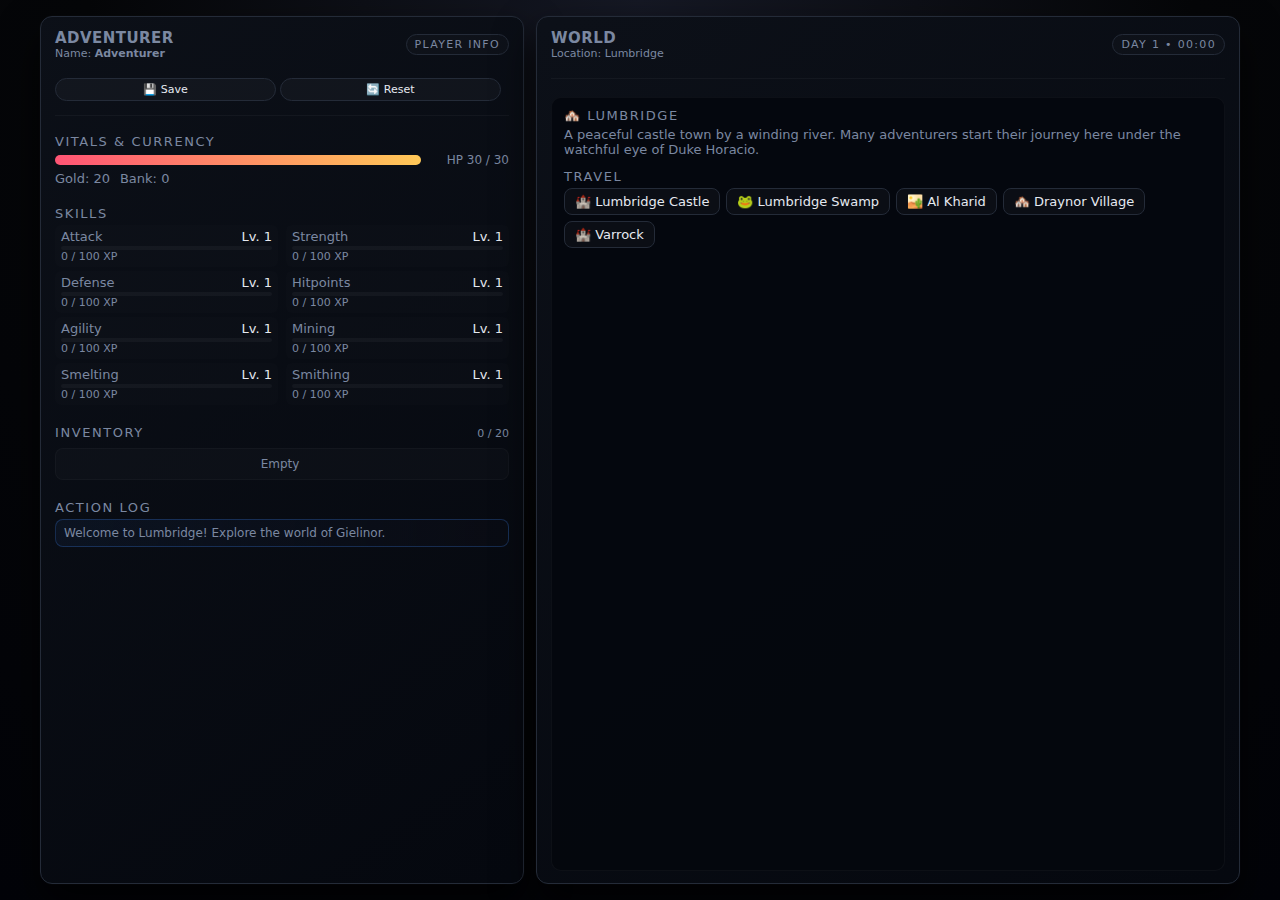
<file: index.html>
<!DOCTYPE html>
<html lang="en">
<head>
  <meta charset="UTF-8">
  <meta name="viewport" content="width=device-width, initial-scale=1.0">
  <meta name="description" content="Idle RPG game inspired by RuneScape - Mine, craft, and explore Gielinor">
  <title>Idle RPG - Gielinor Adventure</title>
  
  <!-- Stylesheets -->
  <link rel="stylesheet" href="./css/variables.css">
  <link rel="stylesheet" href="./css/base.css">
  <link rel="stylesheet" href="./css/layout.css">
  <link rel="stylesheet" href="./css/components.css">
  <link rel="stylesheet" href="./css/player.css">
  <link rel="stylesheet" href="./css/game-features.css">
  <link rel="stylesheet" href="./css/crafting.css">
</head>
<body>
  <div id="app">
    <!-- Left Panel: Player Info -->
    <div class="panel">
      <div class="panel-header">
        <div>
          <div class="panel-title">Adventurer</div>
          <div class="tiny-muted" id="player-name-label">Name: <strong>Adventurer</strong></div>
        </div>
        <div class="pill">Player Info</div>
      </div>
      
      <!-- Save/Load Controls -->
      <div style="display:flex;gap:4px;margin-top:4px;flex-wrap:wrap">
        <button class="btn btn-small" id="manual-save-btn" title="Save game">💾 Save</button>
        <button class="btn btn-small" id="reset-btn" title="Reset game">🔄 Reset</button>
        <span class="tiny-muted" id="save-status" style="display:flex;align-items:center;margin-left:4px"></span>
      </div>
      
      <hr />
      
      <!-- HP & Currency -->
      <div class="left-column-section">
        <div class="section-title">Vitals & Currency</div>
        <div class="hp-row">
          <div class="hp-bar-wrapper">
            <div id="hp-bar" class="hp-bar-fill" style="width:100%"></div>
          </div>
          <div id="hp-text" class="hp-text">HP 30 / 30</div>
        </div>
        <div class="currency-row">
          <span><span class="dot"></span> <span id="gold-text">Gold: 20</span></span>
          <span>Bank: <span id="bank-gold-text">0</span></span>
        </div>
      </div>

      <!-- Skills -->
      <div class="left-column-section">
        <div class="section-title">Skills</div>
        <div class="stats-grid" id="stats-grid"></div>
      </div>

      <!-- Inventory -->
      <div class="left-column-section">
        <div class="inventory-header-row">
          <div class="section-title">Inventory</div>
          <div id="inventory-capacity" class="inventory-capacity">0 / 20</div>
        </div>
        <div id="inventory-list" class="inventory-list"></div>
      </div>

      <!-- Action Log -->
      <div class="left-column-section" style="flex:1;min-height:0">
        <div class="section-title">Action Log</div>
        <div id="log" class="log"></div>
      </div>
    </div>

    <!-- Right Panel: Game World -->
    <div class="panel">
      <div class="panel-header">
        <div>
          <div class="panel-title">World</div>
          <div class="tiny-muted" id="location-label">Location: Lumbridge</div>
        </div>
        <div class="pill" id="game-time">Day 1 • 00:00</div>
      </div>
      <hr />
      <div id="menu-container" class="menu-view"></div>
    </div>
  </div>

  <!-- Main Game Script (ES6 Module) -->
  <script type="module" src="./js/main.js"></script>
</body>
</html>
</file>
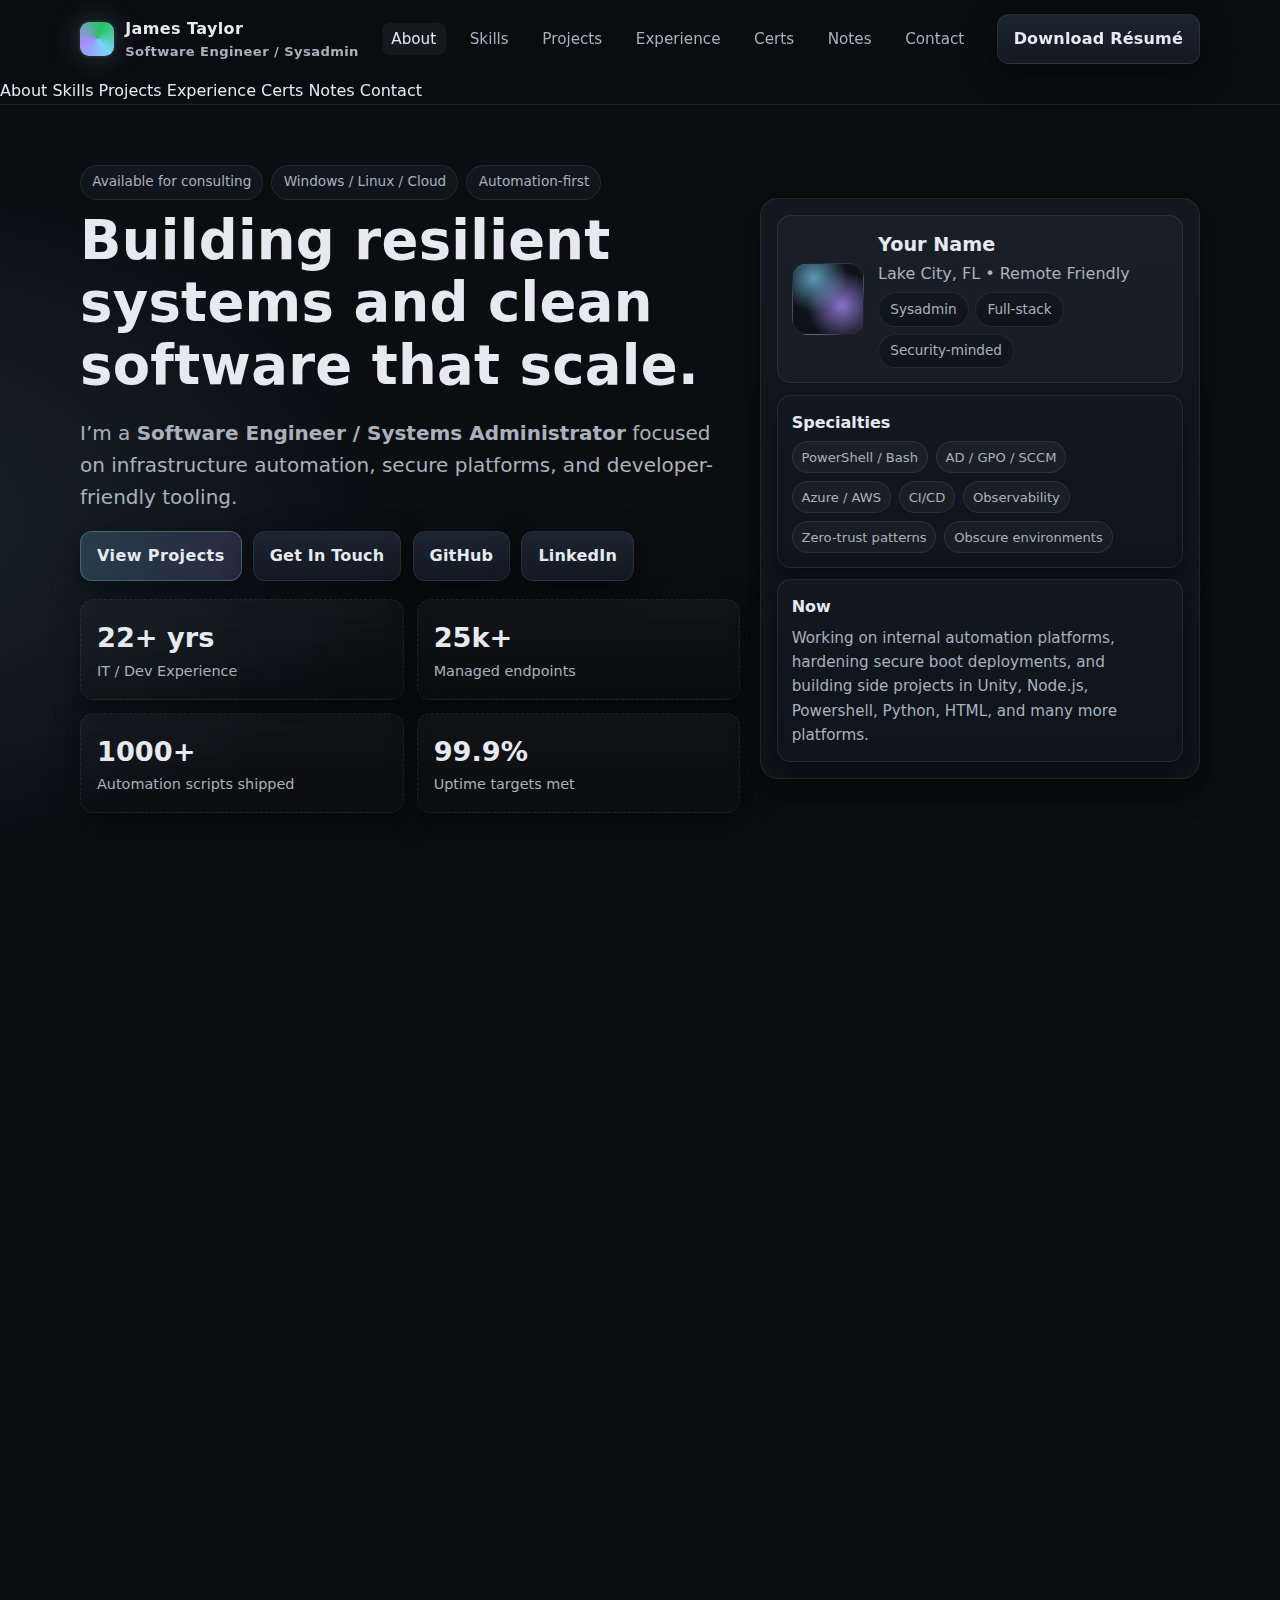
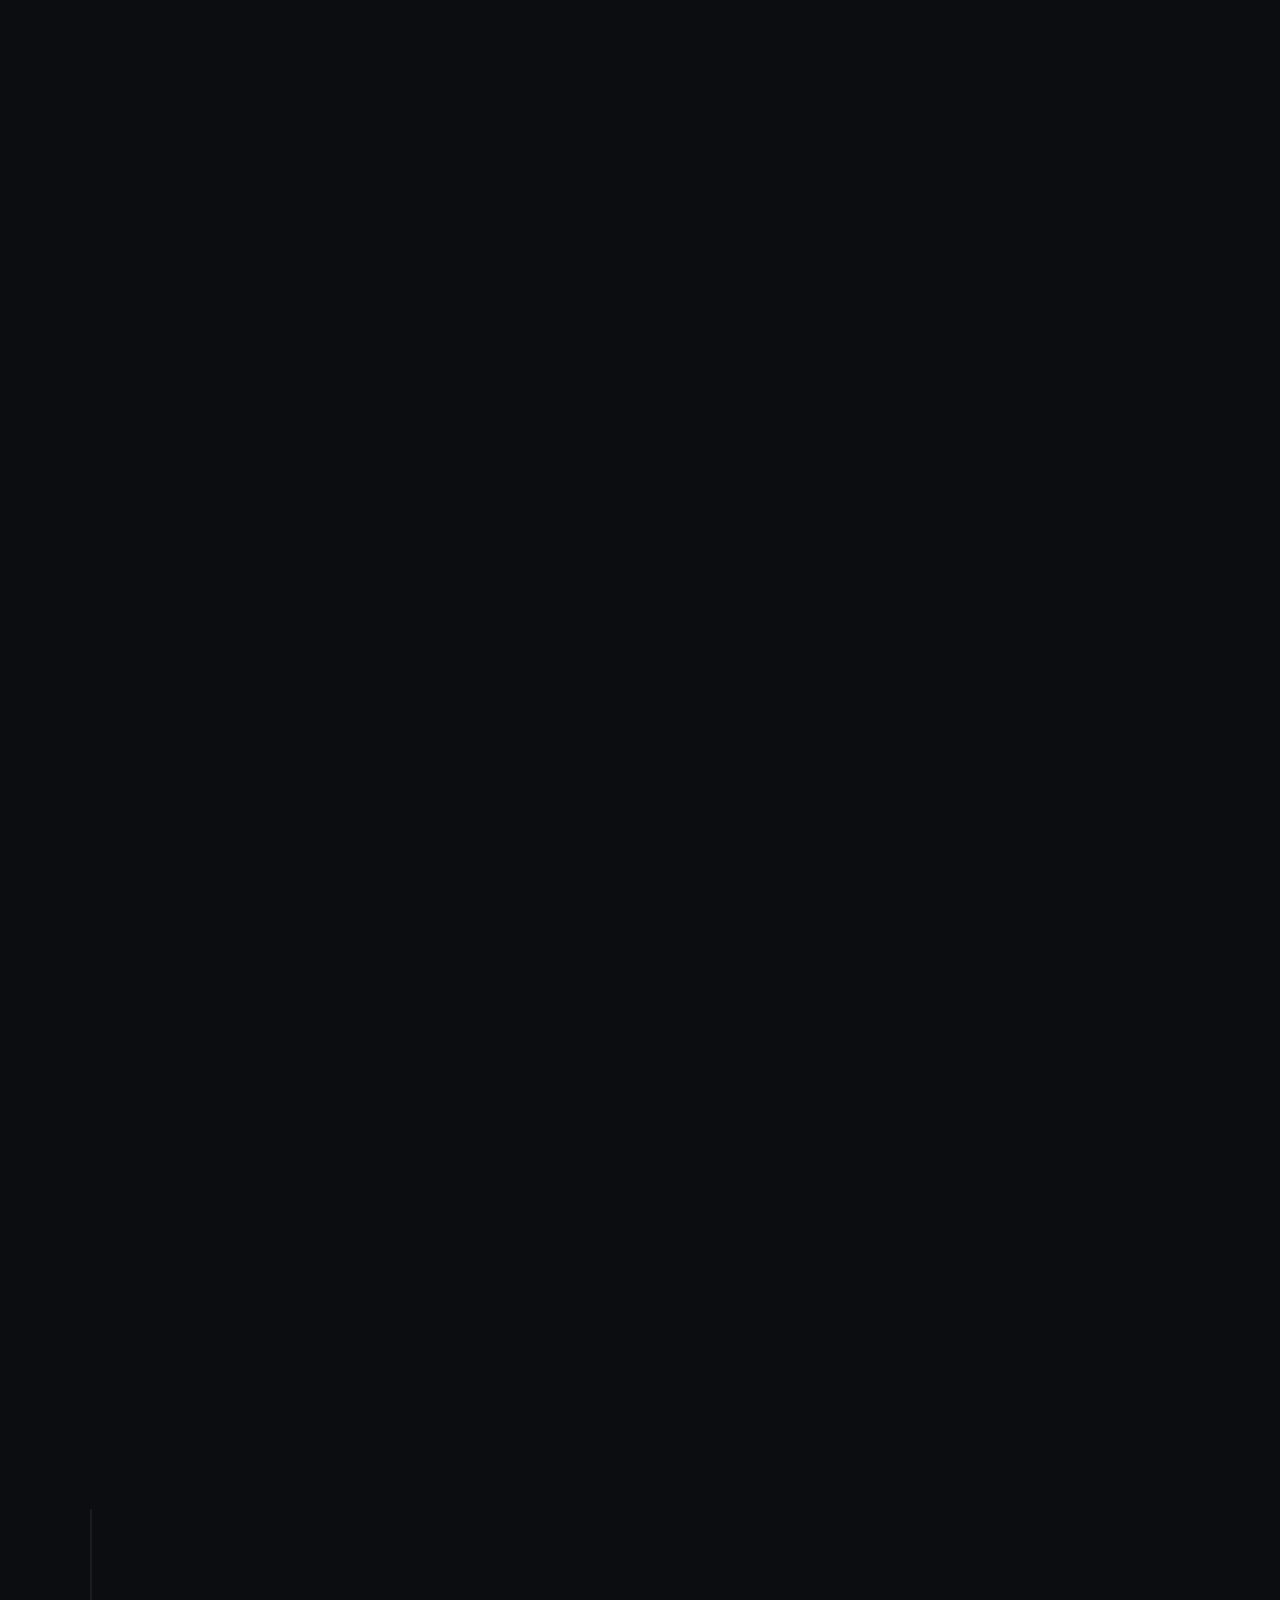
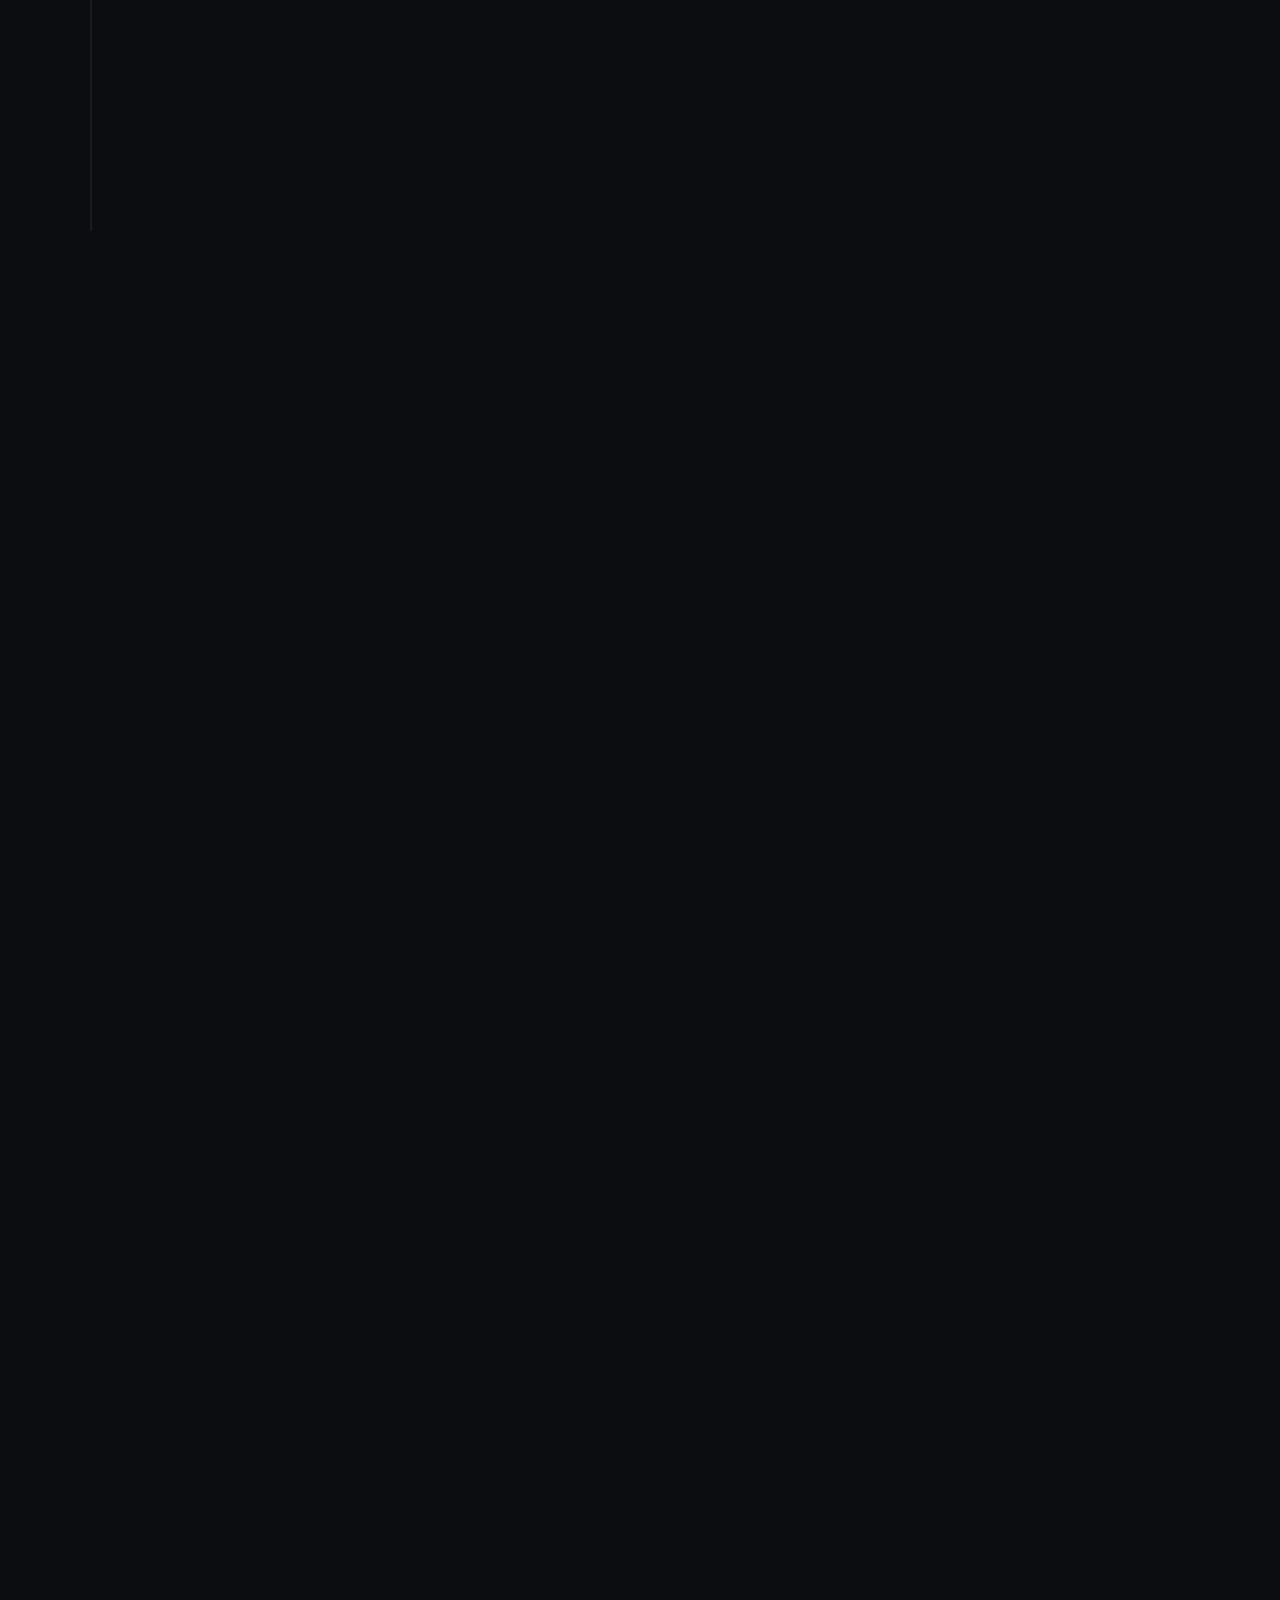
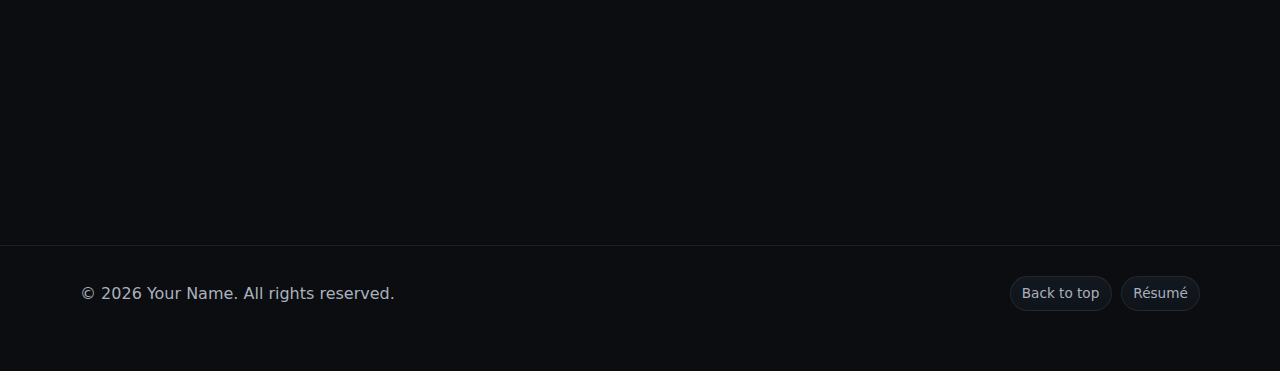
<file: Old/index.html>
<!DOCTYPE html>
<html lang="en">
<head>
  <meta charset="utf-8" />
  <meta name="viewport" content="width=device-width, initial-scale=1" />
  <title>Your Name — Engineering / Sysadmin Portfolio</title>
  <meta name="description" content="Modern dark theme software engineering / sysadmin portfolio." />
  <style>
    /* ------------------------------
      THEME TOKENS
    ------------------------------ */
    :root {
      --bg: #0b0d10;
      --bg-soft: #11151a;
      --card: #131820;
      --card-2: #0f141b;
      --text: #e6e9ef;
      --muted: #aab1bd;
      --brand: #7dd3fc;
      --brand-2: #a78bfa;
      --good: #34d399;
      --warn: #fbbf24;
      --bad: #fb7185;
      --ring: rgba(125, 211, 252, .35);
      --border: rgba(255,255,255,.08);
      --shadow: 0 10px 30px rgba(0,0,0,.45);
      --radius: 18px;
      --radius-sm: 12px;
      --maxw: 1120px;
    }

    * { box-sizing: border-box; }
    html, body { margin: 0; padding: 0; }
    body {
      font-family: system-ui, -apple-system, Segoe UI, Roboto, Ubuntu, Cantarell, "Helvetica Neue", Arial, sans-serif;
      background:
        radial-gradient(1200px 700px at 80% -10%, rgba(167,139,250,.12), transparent 60%),
        radial-gradient(900px 600px at -10% 10%, rgba(125,211,252,.12), transparent 60%),
        var(--bg);
      color: var(--text);
      line-height: 1.6;
      overflow-x: hidden;
    }

    a { color: inherit; text-decoration: none; }
    a:hover { color: var(--brand); }

    .container {
      width: min(100% - 2rem, var(--maxw));
      margin-inline: auto;
    }

    .pill {
      display: inline-flex; align-items: center; gap: .5rem;
      padding: .35rem .7rem;
      background: linear-gradient(180deg, var(--card), var(--card-2));
      border: 1px solid var(--border);
      border-radius: 999px;
      font-size: .85rem;
      color: var(--muted);
      white-space: nowrap;
    }

    .btn {
      display: inline-flex; align-items: center; justify-content: center; gap: .6rem;
      padding: .7rem 1rem; border-radius: 12px;
      background: linear-gradient(180deg, #1c2430, #121923);
      border: 1px solid var(--border);
      color: var(--text); font-weight: 600; letter-spacing: .2px;
      box-shadow: var(--shadow);
      transition: transform .12s ease, border-color .12s ease, box-shadow .12s ease;
    }
    .btn:hover { transform: translateY(-2px); border-color: var(--ring); box-shadow: 0 12px 35px rgba(0,0,0,.6); }
    .btn.brand {
      background: linear-gradient(90deg, rgba(125,211,252,.18), rgba(167,139,250,.18));
      border-color: rgba(125,211,252,.30);
    }

    .card {
      background: linear-gradient(180deg, var(--card), var(--card-2));
      border: 1px solid var(--border);
      border-radius: var(--radius);
      box-shadow: var(--shadow);
    }

    .section {
      padding: 80px 0;
      position: relative;
    }
    .section h2 {
      font-size: clamp(1.6rem, 2.2vw, 2rem);
      margin: 0 0 12px;
      letter-spacing: .4px;
    }
    .section p.lead {
      color: var(--muted);
      margin: 0 0 24px;
      font-size: 1.05rem;
    }

    /* ------------------------------
      NAVBAR
    ------------------------------ */
    header {
      position: sticky; top: 0; z-index: 999;
      backdrop-filter: blur(8px);
      background: rgba(11,13,16,.7);
      border-bottom: 1px solid var(--border);
    }
    .nav {
      display: flex; align-items: center; justify-content: space-between;
      padding: 14px 0;
      gap: 1rem;
    }
    .brand {
      display: flex; align-items: center; gap: .7rem; font-weight: 800; letter-spacing: .4px;
    }
    .brand .logo {
      width: 34px; height: 34px; border-radius: 9px;
      background: conic-gradient(from 140deg, var(--brand), var(--brand-2), #22c55e, var(--brand));
      box-shadow: 0 0 0 2px rgba(255,255,255,.05), 0 0 30px rgba(125,211,252,.25);
    }

    nav ul {
      list-style: none; display: flex; gap: .9rem; margin: 0; padding: 0;
    }
    nav a {
      font-size: .95rem; color: var(--muted);
      padding: .45rem .6rem; border-radius: 8px;
      transition: background .12s ease, color .12s ease;
    }
    nav a:hover, nav a.active {
      color: var(--text);
      background: rgba(255,255,255,.05);
    }

    .nav-actions { display: flex; gap: .6rem; }
    .hamburger { display: none; }

    @media (max-width: 860px) {
      nav ul { display: none; }
      .hamburger {
        display: inline-flex; cursor: pointer;
        padding: .55rem .7rem; border-radius: 10px;
        border: 1px solid var(--border);
        background: var(--card);
      }
      .mobile-menu {
        display: none;
        position: absolute; left: 0; right: 0; top: 58px;
        background: rgba(11,13,16,.98);
        border-bottom: 1px solid var(--border);
      }
      .mobile-menu.open { display: block; }
      .mobile-menu a {
        display: block; padding: 14px 1rem; color: var(--muted);
        border-top: 1px solid var(--border);
      }
      .mobile-menu a:hover { background: rgba(255,255,255,.04); color: var(--text); }
    }

    /* ------------------------------
      HERO
    ------------------------------ */
    .hero {
      padding-top: 60px;
      display: grid;
      grid-template-columns: 1.2fr .8fr;
      gap: 1.2rem;
      align-items: center;
    }
    .hero h1 {
      font-size: clamp(2.2rem, 4.5vw, 3.4rem);
      line-height: 1.15;
      margin: 0 0 10px;
      letter-spacing: .3px;
    }
    .hero .subtitle {
      font-size: clamp(1.05rem, 1.7vw, 1.25rem);
      color: var(--muted);
      margin-bottom: 18px;
    }
    .hero .cta {
      display: flex; gap: .7rem; flex-wrap: wrap;
      margin-top: 14px;
    }
    .stat-grid {
      display: grid;
      grid-template-columns: repeat(2, minmax(0,1fr));
      gap: .8rem;
    }
    .stat {
      padding: 16px;
      border-radius: 14px;
      background: linear-gradient(180deg, rgba(255,255,255,.03), transparent);
      border: 1px dashed var(--border);
    }
    .stat .num { font-size: 1.7rem; font-weight: 800; }
    .stat .label { color: var(--muted); font-size: .9rem; }

    .hero-card {
      padding: 16px;
      display: grid; gap: .7rem;
    }
    .hero-card .profile {
      display: grid; grid-template-columns: 72px 1fr; gap: .9rem; align-items: center;
      padding: 14px; border-radius: 14px; background: rgba(255,255,255,.03); border: 1px solid var(--border);
    }
    .avatar {
      width: 72px; height: 72px; border-radius: 16px;
      background:
        radial-gradient(circle at 30% 20%, rgba(125,211,252,.7), transparent 45%),
        radial-gradient(circle at 70% 60%, rgba(167,139,250,.8), transparent 55%),
        #0e1116;
      border: 1px solid var(--border);
    }
    .availability {
      display: flex; flex-wrap: wrap; gap: .5rem;
    }

    @media (max-width: 900px) {
      .hero { grid-template-columns: 1fr; }
    }

    /* ------------------------------
      SKILLS
    ------------------------------ */
    .skills-grid {
      display: grid;
      grid-template-columns: repeat(3, minmax(0,1fr));
      gap: 1rem;
    }
    .skill-card { padding: 18px; }
    .skill-card h3 { margin: 0 0 8px; font-size: 1.05rem; }
    .tags {
      display: flex; flex-wrap: wrap; gap: .45rem;
    }
    .tag {
      font-size: .82rem; color: var(--muted);
      padding: .28rem .55rem;
      border-radius: 999px;
      background: rgba(255,255,255,.04);
      border: 1px solid var(--border);
    }
    @media (max-width: 900px) {
      .skills-grid { grid-template-columns: 1fr 1fr; }
    }
    @media (max-width: 560px) {
      .skills-grid { grid-template-columns: 1fr; }
    }

    /* ------------------------------
      PROJECTS
    ------------------------------ */
    .filters {
      display: flex; flex-wrap: wrap; gap: .5rem; margin-bottom: 14px;
    }
    .filter-btn {
      padding: .42rem .7rem; border-radius: 999px;
      font-size: .9rem; color: var(--muted);
      background: var(--card);
      border: 1px solid var(--border);
      cursor: pointer;
      transition: color .12s ease, border-color .12s ease, transform .12s ease;
    }
    .filter-btn.active { color: var(--text); border-color: var(--ring); }
    .filter-btn:hover { transform: translateY(-1px); }

    .projects-grid {
      display: grid;
      grid-template-columns: repeat(3, minmax(0,1fr));
      gap: 1rem;
    }
    .project-card {
      padding: 16px;
      display: grid; gap: .55rem;
      transition: transform .12s ease, border-color .12s ease;
    }
    .project-card:hover { transform: translateY(-3px); border-color: var(--ring); }
    .project-meta { display: flex; flex-wrap: wrap; gap: .4rem; }
    .project-title {
      font-weight: 700; font-size: 1.05rem;
      display: flex; align-items: center; justify-content: space-between;
      gap: .6rem;
    }
    .project-desc { color: var(--muted); font-size: .95rem; min-height: 44px; }
    .project-links { display: flex; gap: .5rem; }

    @media (max-width: 1000px) {
      .projects-grid { grid-template-columns: 1fr 1fr; }
    }
    @media (max-width: 600px) {
      .projects-grid { grid-template-columns: 1fr; }
    }

    /* ------------------------------
      TIMELINE (Experience)
    ------------------------------ */
    .timeline {
      display: grid; gap: .8rem;
      position: relative;
    }
    .timeline::before {
      content: "";
      position: absolute; left: 10px; top: 0; bottom: 0;
      width: 2px; background: rgba(255,255,255,.06);
    }
    .t-item {
      position: relative;
      padding-left: 38px;
    }
    .t-dot {
      position: absolute; left: 4px; top: 6px;
      width: 14px; height: 14px; border-radius: 50%;
      background: radial-gradient(circle, var(--brand), transparent 65%);
      box-shadow: 0 0 0 3px rgba(125,211,252,.08);
    }
    .t-card { padding: 16px; }
    .t-header {
      display: flex; flex-wrap: wrap; gap: .6rem; align-items: baseline; justify-content: space-between;
    }
    .t-title { font-weight: 700; }
    .t-company { color: var(--muted); font-size: .95rem; }
    .t-time { color: var(--muted); font-size: .9rem; }
    .t-list { margin: .4rem 0 0; padding-left: 1.1rem; color: var(--muted); }

    /* ------------------------------
      CERTS / BADGES
    ------------------------------ */
    .badge-grid {
      display: grid;
      grid-template-columns: repeat(4, minmax(0,1fr));
      gap: .8rem;
    }
    .badge { padding: 14px; display: grid; gap: .25rem; }
    .badge .name { font-weight: 700; }
    .badge .issuer, .badge .date { color: var(--muted); font-size: .9rem; }
    @media (max-width: 900px) { .badge-grid { grid-template-columns: 1fr 1fr; } }
    @media (max-width: 520px) { .badge-grid { grid-template-columns: 1fr; } }

    /* ------------------------------
      BLOG / NOTES
    ------------------------------ */
    .post-grid {
      display: grid; grid-template-columns: repeat(3, minmax(0,1fr)); gap: 1rem;
    }
    .post { padding: 16px; display: grid; gap: .4rem; }
    .post .title { font-weight: 700; }
    .post .meta { color: var(--muted); font-size: .9rem; }
    .post .excerpt { color: var(--muted); font-size: .95rem; }
    @media (max-width: 900px) { .post-grid { grid-template-columns: 1fr 1fr; } }
    @media (max-width: 600px) { .post-grid { grid-template-columns: 1fr; } }

    /* ------------------------------
      CONTACT
    ------------------------------ */
    .contact-grid {
      display: grid;
      grid-template-columns: 1.1fr .9fr;
      gap: 1rem;
    }
    .contact-card { padding: 18px; }
    .contact-list { display: grid; gap: .6rem; }
    .contact-row {
      display: flex; justify-content: space-between; gap: 1rem; align-items: center;
      padding: .6rem .7rem; border-radius: 10px; background: rgba(255,255,255,.03); border: 1px solid var(--border);
      font-size: .95rem;
    }
    form { display: grid; gap: .6rem; }
    input, textarea {
      width: 100%; padding: .8rem .9rem; border-radius: 12px;
      background: #0e1218; border: 1px solid var(--border); color: var(--text);
      outline: none; transition: border-color .12s ease, box-shadow .12s ease;
    }
    input:focus, textarea:focus { border-color: var(--ring); box-shadow: 0 0 0 4px rgba(125,211,252,.08); }
    textarea { min-height: 130px; resize: vertical; }

    @media (max-width: 900px) { .contact-grid { grid-template-columns: 1fr; } }

    /* ------------------------------
      FOOTER
    ------------------------------ */
    footer {
      padding: 30px 0 60px;
      border-top: 1px solid var(--border);
      color: var(--muted);
    }

    /* ------------------------------
      REVEAL ANIMATIONS
    ------------------------------ */
    .reveal { opacity: 0; transform: translateY(12px); transition: opacity .5s ease, transform .5s ease;}
    .reveal.in { opacity: 1; transform: translateY(0); }

    /* reduce motion accessibility */
    @media (prefers-reduced-motion: reduce) {
      .reveal { transition: none; transform: none; opacity: 1; }
      .btn { transition: none; }
    }
  </style>
</head>

<body>
  <!-- NAV -->
  <header>
    <div class="container nav">
      <a class="brand" href="#top">
        <div class="logo" aria-hidden="true"></div>
        <div>
          <div>James Taylor</div>
          <div style="font-size:.82rem;color:var(--muted);font-weight:600;">Software Engineer / Sysadmin</div>
        </div>
      </a>

      <nav aria-label="Primary">
        <ul id="navLinks">
          <li><a href="#about">About</a></li>
          <li><a href="#skills">Skills</a></li>
          <li><a href="#projects">Projects</a></li>
          <li><a href="#experience">Experience</a></li>
          <li><a href="#certs">Certs</a></li>
          <li><a href="#blog">Notes</a></li>
          <li><a href="#contact">Contact</a></li>
        </ul>
      </nav>

      <div class="nav-actions">
        <a class="btn" href="resume.pdf" target="_blank" rel="noopener">Download Résumé</a>
        <button class="hamburger" id="hamburger" aria-label="Open menu">☰</button>
      </div>
    </div>

    <!-- Mobile -->
    <div class="mobile-menu" id="mobileMenu">
      <a href="#about">About</a>
      <a href="#skills">Skills</a>
      <a href="#projects">Projects</a>
      <a href="#experience">Experience</a>
      <a href="#certs">Certs</a>
      <a href="#blog">Notes</a>
      <a href="#contact">Contact</a>
    </div>
  </header>

  <!-- HERO -->
  <main id="top" class="container">
    <section class="section hero">
      <div class="reveal">
        <div style="display:flex;gap:.5rem;flex-wrap:wrap;margin-bottom:10px;">
          <span class="pill">Available for consulting</span>
          <span class="pill">Windows / Linux / Cloud</span>
          <span class="pill">Automation-first</span>
        </div>

        <h1>
          Building resilient systems and clean software that scale.
        </h1>
        <p class="subtitle">
          I’m a <strong>Software Engineer / Systems Administrator</strong> focused on
          infrastructure automation, secure platforms, and developer-friendly tooling.
        </p>

        <div class="cta">
          <a class="btn brand" href="#projects">View Projects</a>
          <a class="btn" href="#contact">Get In Touch</a>
          <a class="btn" href="https://github.com/yourname" target="_blank" rel="noopener">GitHub</a>
          <a class="btn" href="https://www.linkedin.com/in/yourname" target="_blank" rel="noopener">LinkedIn</a>
        </div>

        <div style="margin-top:18px;" class="stat-grid">
          <div class="stat card">
            <div class="num">22+ yrs</div>
            <div class="label">IT / Dev Experience</div>
          </div>
          <div class="stat card">
            <div class="num">25k+</div>
            <div class="label">Managed endpoints</div>
          </div>
          <div class="stat card">
            <div class="num">1000+</div>
            <div class="label">Automation scripts shipped</div>
          </div>
          <div class="stat card">
            <div class="num">99.9%</div>
            <div class="label">Uptime targets met</div>
          </div>
        </div>
      </div>

      <aside class="hero-card card reveal">
        <div class="profile">
          <div class="avatar" aria-hidden="true"></div>
          <div>
            <div style="font-weight:800;font-size:1.2rem;">Your Name</div>
            <div style="color:var(--muted);">Lake City, FL • Remote Friendly</div>
            <div style="margin-top:.35rem;display:flex;gap:.4rem;flex-wrap:wrap;">
              <span class="pill">Sysadmin</span>
              <span class="pill">Full-stack</span>
              <span class="pill">Security-minded</span>
            </div>
          </div>
        </div>

        <div class="card" style="padding:14px;border-radius:14px;">
          <div style="font-weight:700;margin-bottom:6px;">Specialties</div>
          <div class="availability">
            <span class="tag">PowerShell / Bash</span>
            <span class="tag">AD / GPO / SCCM</span>
            <span class="tag">Azure / AWS</span>
            <span class="tag">CI/CD</span>
            <span class="tag">Observability</span>
            <span class="tag">Zero-trust patterns</span>
            <span class="tag">Obscure environments</span>
          </div>
        </div>

        <div class="card" style="padding:14px;border-radius:14px;">
          <div style="font-weight:700;margin-bottom:6px;">Now</div>
          <div style="color:var(--muted);font-size:.95rem;">
            Working on internal automation platforms, hardening secure boot deployments,
            and building side projects in Unity, Node.js, Powershell, Python, HTML, and many more platforms.
          </div>
        </div>
      </aside>
    </section>

    <!-- ABOUT -->
    <section id="about" class="section">
      <div class="reveal">
        <h2>About</h2>
        <p class="lead">
          Seasoned and experienced software engineer / sysadmin.
        </p>
      </div>

      <div class="card reveal" style="padding:18px;display:grid;gap:10px;">
        <p>
          I develop custom automation solutions no matter how bizarre or random the solution would be. Ive tackled things like integrating/engineered custom automated update software, scripts, drivers, and anything else required to get other pieces of software to work with eachother.
        </p>
        <p style="color:var(--muted);margin:0;">
          Goals: secure-by-default platforms, fast feedback loops, and fewer 2AM surprises.
        </p>
      </div>
    </section>

    <!-- SKILLS -->
    <section id="skills" class="section">
      <div class="reveal">
        <h2>Skills</h2>
        <p class="lead">A quick snapshot of the tools and domains I’m strongest in.</p>
      </div>

      <div class="skills-grid">
        <div class="skill-card card reveal">
          <h3>Infrastructure & Ops</h3>
          <div class="tags">
            <span class="tag">Windows Server</span>
            <span class="tag">Linux</span>
            <span class="tag">VMware / Hyper-V</span>
            <span class="tag">SCCM / Intune</span>
            <span class="tag">Active Directory</span>
            <span class="tag">GPO</span>
            <span class="tag">PKI / Certs</span>
          </div>
        </div>

        <div class="skill-card card reveal">
          <h3>Cloud & Networking</h3>
          <div class="tags">
            <span class="tag">Azure</span>
            <span class="tag">AWS</span>
            <span class="tag">VPC / VNets</span>
            <span class="tag">VPN / S2S</span>
            <span class="tag">DNS / DHCP</span>
            <span class="tag">Zero Trust</span>
          </div>
        </div>

        <div class="skill-card card reveal">
          <h3>Automation & Scripting</h3>
          <div class="tags">
            <span class="tag">PowerShell 5.1/7</span>
            <span class="tag">Bash</span>
            <span class="tag">Python</span>
            <span class="tag">WMI / CIM</span>
            <span class="tag">REST APIs</span>
            <span class="tag">IaC mindset</span>
          </div>
        </div>

        <div class="skill-card card reveal">
          <h3>Software Engineering</h3>
          <div class="tags">
            <span class="tag">Node.js / Electron</span>
            <span class="tag">C# / .NET</span>
            <span class="tag">TypeScript</span>
            <span class="tag">HTML/CSS/JS</span>
            <span class="tag">Unity</span>
            <span class="tag">Testing</span>
          </div>
        </div>

        <div class="skill-card card reveal">
          <h3>Security & Compliance</h3>
          <div class="tags">
            <span class="tag">Secure Boot</span>
            <span class="tag">BitLocker</span>
            <span class="tag">CIS baselines</span>
            <span class="tag">Logging / SIEM</span>
            <span class="tag">Least privilege</span>
          </div>
        </div>

        <div class="skill-card card reveal">
          <h3>Product & Docs</h3>
          <div class="tags">
            <span class="tag">Architecture</span>
            <span class="tag">Runbooks</span>
            <span class="tag">Internal platforms</span>
            <span class="tag">UX for dev tools</span>
            <span class="tag">Mentoring</span>
          </div>
        </div>
      </div>
    </section>

    <!-- PROJECTS -->
    <section id="projects" class="section">
      <div class="reveal">
        <h2>Projects</h2>
        <p class="lead">A mix of professional work and side builds. Filter to explore.</p>
      </div>

      <div class="filters reveal" id="filters">
        <button class="filter-btn active" data-filter="all">All</button>
        <button class="filter-btn" data-filter="sysadmin">Sysadmin</button>
        <button class="filter-btn" data-filter="automation">Automation</button>
        <button class="filter-btn" data-filter="software">Software</button>
        <button class="filter-btn" data-filter="game-dev">Game Dev</button>
      </div>

      <div class="projects-grid" id="projectGrid">
        <!-- PROJECT -->
        <article class="project-card card reveal" data-tags="sysadmin automation">
          <div class="project-title">
            Endpoint Compliance Dashboard
            <span class="pill">Enterprise</span>
          </div>
          <div class="project-meta">
            <span class="tag">PowerShell</span>
            <span class="tag">SCCM</span>
            <span class="tag">SQL</span>
            <span class="tag">Charting UI</span>
          </div>
          <p class="project-desc">
            Unified reporting for patch health, device guard, and compliance baselines with
            exportable reports for leadership.
          </p>
          <div class="project-links">
            <a class="btn" href="#" target="_blank" rel="noopener">Case Study</a>
            <a class="btn" href="#" target="_blank" rel="noopener">Repo</a>
          </div>
        </article>

        <article class="project-card card reveal" data-tags="automation software">
          <div class="project-title">
            Internal Automation Platform
            <span class="pill">Platform</span>
          </div>
          <div class="project-meta">
            <span class="tag">Node.js</span>
            <span class="tag">REST</span>
            <span class="tag">RBAC</span>
            <span class="tag">Schedulers</span>
          </div>
          <p class="project-desc">
            Self-service automation portal for IT tasks: approvals, runbooks, and audit logs.
          </p>
          <div class="project-links">
            <a class="btn" href="#" target="_blank" rel="noopener">Demo</a>
            <a class="btn" href="#" target="_blank" rel="noopener">Write-up</a>
          </div>
        </article>

        <article class="project-card card reveal" data-tags="software">
          <div class="project-title">
            Custom Minecraft Launcher
            <span class="pill">Open Source</span>
          </div>
          <div class="project-meta">
            <span class="tag">Electron</span>
            <span class="tag">TypeScript</span>
            <span class="tag">Auth</span>
          </div>
          <p class="project-desc">
            Cross-platform modpack launcher with profile management and asset caching.
          </p>
          <div class="project-links">
            <a class="btn" href="#" target="_blank" rel="noopener">Repo</a>
            <a class="btn" href="#" target="_blank" rel="noopener">Roadmap</a>
          </div>
        </article>

        <article class="project-card card reveal" data-tags="game-dev software">
          <div class="project-title">
            “Voxel’s Edge” Prototype
            <span class="pill">Unity</span>
          </div>
          <div class="project-meta">
            <span class="tag">Unity3D</span>
            <span class="tag">Procedural</span>
            <span class="tag">Voxel</span>
          </div>
          <p class="project-desc">
            Space exploration sandbox with modular ships and procedural planets.
          </p>
          <div class="project-links">
            <a class="btn" href="#" target="_blank" rel="noopener">Trailer</a>
          </div>
        </article>

        <article class="project-card card reveal" data-tags="sysadmin">
          <div class="project-title">
            Secure Boot Cert Rollout
            <span class="pill">Security</span>
          </div>
          <div class="project-meta">
            <span class="tag">UEFI</span>
            <span class="tag">PKI</span>
            <span class="tag">Windows</span>
          </div>
          <p class="project-desc">
            Automated deployment of new KEK/DB/DBX chains with rollback guardrails.
          </p>
          <div class="project-links">
            <a class="btn" href="#" target="_blank" rel="noopener">Docs</a>
          </div>
        </article>

        <article class="project-card card reveal" data-tags="automation">
          <div class="project-title">
            WSUS Failure Analyzer
            <span class="pill">Tooling</span>
          </div>
          <div class="project-meta">
            <span class="tag">PowerShell</span>
            <span class="tag">WMI/CIM</span>
            <span class="tag">CSV Export</span>
          </div>
          <p class="project-desc">
            Pulls per-device failure deltas and surfaces top offending KBs.
          </p>
          <div class="project-links">
            <a class="btn" href="#" target="_blank" rel="noopener">Repo</a>
          </div>
        </article>
      </div>
    </section>

    <!-- EXPERIENCE -->
    <section id="experience" class="section">
      <div class="reveal">
        <h2>Experience</h2>
        <p class="lead">Relevant roles and impact. Keep this focused on outcomes.</p>
      </div>

      <div class="timeline">
        <div class="t-item reveal">
          <div class="t-dot"></div>
          <div class="t-card card">
            <div class="t-header">
              <div>
                <div class="t-title">Systems Administrator</div>
                <div class="t-company">Your Org • City, ST</div>
              </div>
              <div class="t-time">2022 — Present</div>
            </div>
            <ul class="t-list">
              <li>Automated device compliance checks, cutting remediation time by 70%.</li>
              <li>Led secure boot certificate transition for thousands of endpoints.</li>
              <li>Built internal dashboards for patching, inventory, and risk KPIs.</li>
            </ul>
          </div>
        </div>

        <div class="t-item reveal">
          <div class="t-dot"></div>
          <div class="t-card card">
            <div class="t-header">
              <div>
                <div class="t-title">Software Engineer | HTML(Freelance)</div>
                <div class="t-company">First Federal Bank • Remote</div>
              </div>
              <div class="t-time">2000 — 2018</div>
            </div>
            <ul class="t-list">
              <li>Designed automation APIs and CI/CD pipelines for internal tooling.</li>
              <li>Improved service observability and on-call outcomes.</li>
            </ul>
          </div>
        </div>
      </div>
    </section>

    <!-- CERTS -->
    <section id="certs" class="section">
      <div class="reveal">
        <h2>Certifications</h2>
        <p class="lead">If you’re light here, include “in progress” items too.</p>
      </div>

      <div class="badge-grid">
        <div class="badge card reveal">
          <div class="name">CompTIA Security+</div>
          <div class="issuer">CompTIA</div>
          <div class="date">Earned 2024</div>
        </div>
        <div class="badge card reveal">
          <div class="name">Azure Administrator</div>
          <div class="issuer">Microsoft</div>
          <div class="date">Earned 2023</div>
        </div>
        <div class="badge card reveal">
          <div class="name">Network+</div>
          <div class="issuer">CompTIA</div>
          <div class="date">Earned 2022</div>
        </div>
        <div class="badge card reveal">
          <div class="name">Terraform Associate</div>
          <div class="issuer">HashiCorp</div>
          <div class="date">In progress</div>
        </div>
      </div>
    </section>

    <!-- BLOG / NOTES -->
    <section id="blog" class="section">
      <div class="reveal">
        <h2>Notes & Write-ups</h2>
        <p class="lead">Short technical posts build trust fast.</p>
      </div>

      <div class="post-grid">
        <article class="post card reveal">
          <div class="title">Rolling Secure Boot Certs Safely</div>
          <div class="meta">Nov 2025 • Security / Windows</div>
          <p class="excerpt">A pragmatic rollout plan with monitoring and rollback gates.</p>
          <a href="#" class="pill">Read more →</a>
        </article>
        <article class="post card reveal">
          <div class="title">PowerShell Patterns for Enterprise Automation</div>
          <div class="meta">Oct 2025 • Automation</div>
          <p class="excerpt">Idempotency, logging, and safe concurrency in the real world.</p>
          <a href="#" class="pill">Read more →</a>
        </article>
        <article class="post card reveal">
          <div class="title">Building a Dev-Friendly Dashboard</div>
          <div class="meta">Sep 2025 • Platform</div>
          <p class="excerpt">How to make internal tools people actually use.</p>
          <a href="#" class="pill">Read more →</a>
        </article>
      </div>
    </section>

    <!-- CONTACT -->
    <section id="contact" class="section">
      <div class="reveal">
        <h2>Contact</h2>
        <p class="lead">Let people reach you quickly, clearly, and safely.</p>
      </div>

      <div class="contact-grid">
        <div class="contact-card card reveal">
          <h3 style="margin-top:0;">Send a message</h3>
          <form onsubmit="return handleSubmit(event)">
            <input required type="text" name="name" placeholder="Your name" />
            <input required type="email" name="email" placeholder="Email address" />
            <textarea required name="message" placeholder="What can I help with?"></textarea>
            <button class="btn brand" type="submit">Send</button>
            <p id="formMsg" style="color:var(--muted);margin:0;font-size:.9rem;"></p>
          </form>
        </div>

        <aside class="contact-card card reveal">
          <h3 style="margin-top:0;">Direct</h3>
          <div class="contact-list">
            <div class="contact-row">
              <span>Email</span>
              <a href="mailto:you@domain.com">you@domain.com</a>
            </div>
            <div class="contact-row">
              <span>GitHub</span>
              <a href="https://github.com/yourname" target="_blank" rel="noopener">@yourname</a>
            </div>
            <div class="contact-row">
              <span>LinkedIn</span>
              <a href="https://linkedin.com/in/yourname" target="_blank" rel="noopener">/in/yourname</a>
            </div>
            <div class="contact-row">
              <span>Location</span>
              <span>Lake City, FL (Remote)</span>
            </div>
            <div class="contact-row">
              <span>Availability</span>
              <span style="color:var(--good);font-weight:700;">Open to offers</span>
            </div>
          </div>
        </aside>
      </div>
    </section>
  </main>

  <footer>
    <div class="container" style="display:flex;flex-wrap:wrap;gap:.8rem;justify-content:space-between;align-items:center;">
      <div>© <span id="year"></span> Your Name. All rights reserved.</div>
      <div style="display:flex;gap:.6rem;">
        <a class="pill" href="#top">Back to top</a>
        <a class="pill" href="resume.pdf" target="_blank" rel="noopener">Résumé</a>
      </div>
    </div>
  </footer>

  <script>
    // ------------------------------
    // MOBILE NAV
    // ------------------------------
    const ham = document.getElementById('hamburger');
    const mobileMenu = document.getElementById('mobileMenu');
    if (ham) {
      ham.addEventListener('click', () => mobileMenu.classList.toggle('open'));
      mobileMenu.querySelectorAll('a').forEach(a => a.addEventListener('click', () => mobileMenu.classList.remove('open')));
    }

    // ------------------------------
    // SMOOTH SCROLL + ACTIVE NAV
    // ------------------------------
    const links = Array.from(document.querySelectorAll('nav a, .mobile-menu a'));
    links.forEach(a => {
      a.addEventListener('click', (e) => {
        const id = a.getAttribute('href');
        if (id && id.startsWith('#')) {
          e.preventDefault();
          document.querySelector(id).scrollIntoView({ behavior: 'smooth', block: 'start' });
          history.replaceState(null, '', id);
        }
      });
    });

    const sections = Array.from(document.querySelectorAll('main section[id]'));
    const navLinks = Array.from(document.querySelectorAll('#navLinks a'));
    const setActive = () => {
      let current = sections[0]?.id;
      sections.forEach(s => {
        const rect = s.getBoundingClientRect();
        if (rect.top <= 120) current = s.id;
      });
      navLinks.forEach(a => a.classList.toggle('active', a.getAttribute('href') === '#' + current));
    };
    window.addEventListener('scroll', setActive);
    setActive();

    // ------------------------------
    // PROJECT FILTERING
    // ------------------------------
    const filterBtns = Array.from(document.querySelectorAll('.filter-btn'));
    const cards = Array.from(document.querySelectorAll('.project-card'));

    filterBtns.forEach(btn => btn.addEventListener('click', () => {
      filterBtns.forEach(b => b.classList.remove('active'));
      btn.classList.add('active');
      const f = btn.dataset.filter;
      cards.forEach(card => {
        const tags = (card.dataset.tags || '').split(' ');
        const show = f === 'all' || tags.includes(f);
        card.style.display = show ? 'grid' : 'none';
      });
    }));

    // ------------------------------
    // REVEAL ON SCROLL
    // ------------------------------
    const io = new IntersectionObserver((entries) => {
      entries.forEach(e => e.isIntersecting && e.target.classList.add('in'));
    }, { threshold: 0.12 });

    document.querySelectorAll('.reveal').forEach(el => io.observe(el));

    // ------------------------------
    // CONTACT FORM (DEMO ONLY)
    // ------------------------------
    function handleSubmit(e) {
      e.preventDefault();
      const msg = document.getElementById('formMsg');
      msg.textContent = "Thanks! This demo form doesn't send yet — wire it to your backend or Formspree.";
      e.target.reset();
      return false;
    }

    // year
    document.getElementById('year').textContent = new Date().getFullYear();
  </script>
</body>
</html>
</file>
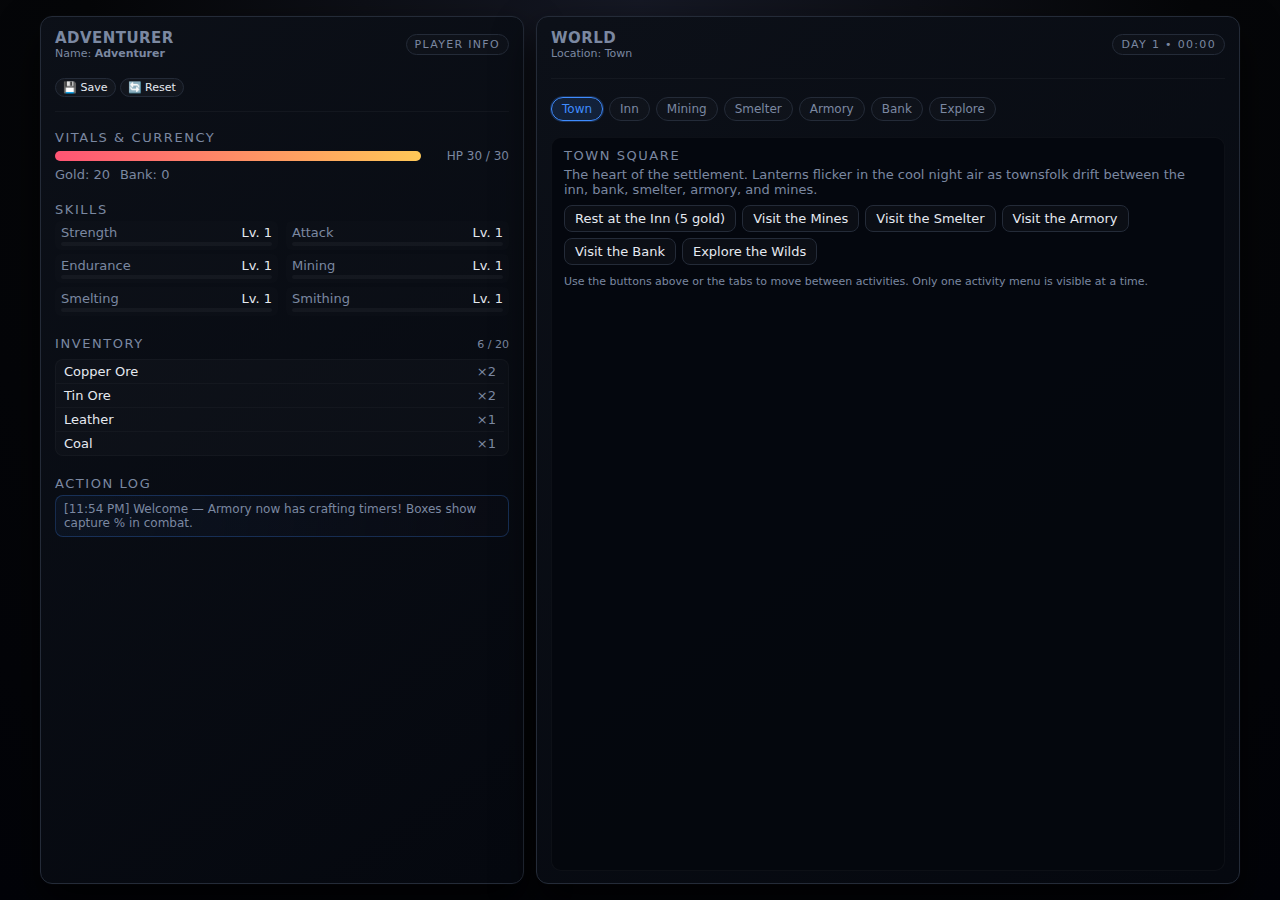
<file: game copy.html>
<!DOCTYPE html>
<html lang="en">
<head>
  <meta charset="utf-8" />
  <title>Idle RPG Stat Builder — Taming & Boxes (Fixed)</title>
  <meta name="viewport" content="width=device-width,initial-scale=1" />
  <style>
    :root{
      --bg:#050608;--bg-alt:#10131a;--accent:#3f8cff;--accent-soft:rgba(63,140,255,0.15);
      --text:#e5e9f0;--text-muted:#7b88a1;--border:#242b38;--danger:#ff4b6a;
    }
    *{box-sizing:border-box;margin:0;padding:0;font-family:system-ui,-apple-system,BlinkMacSystemFont,"Segoe UI",sans-serif}
    body{background:radial-gradient(circle at top,#151824 0,#050608 50%,#020308 100%);color:var(--text);min-height:100vh;display:flex;align-items:stretch;justify-content:center;padding:16px}
    #app{width:1200px;max-width:100%;display:grid;grid-template-columns:1.1fr 1.6fr;gap:12px}
    .panel{background:linear-gradient(145deg,rgba(12,16,24,0.98),rgba(5,8,15,0.98));border-radius:12px;border:1px solid var(--border);padding:12px 14px;box-shadow:0 0 0 1px rgba(255,255,255,0.01),0 20px 40px rgba(0,0,0,0.75);display:flex;flex-direction:column;gap:10px}
    .panel-header{display:flex;justify-content:space-between;align-items:center;margin-bottom:4px}
    .panel-title{font-size:15px;font-weight:600;letter-spacing:.03em;text-transform:uppercase;color:var(--text-muted)}
    .pill{font-size:11px;text-transform:uppercase;letter-spacing:.12em;padding:3px 8px;border-radius:999px;border:1px solid var(--border);background:rgba(255,255,255,0.02);color:var(--text-muted)}
    hr{border:none;border-top:1px solid rgba(255,255,255,0.04);margin:4px 0 8px}
    .left-column-section{margin-bottom:10px}
    .section-title{font-size:13px;text-transform:uppercase;letter-spacing:.12em;color:var(--text-muted);margin-bottom:4px}
    .hp-row{display:flex;align-items:center;gap:8px;margin-bottom:4px}
    .hp-bar-wrapper{flex:1;height:10px;border-radius:999px;background:rgba(255,255,255,0.05);overflow:hidden;position:relative}
    .hp-bar-fill{height:100%;background:linear-gradient(90deg,#ff5474,#ffc857);transition:width .2s ease-out}
    .hp-text{font-size:12px;font-variant-numeric:tabular-nums;color:var(--text-muted);min-width:80px;text-align:right}
    .currency-row{display:flex;justify-content:flex-start;gap:10px;font-size:13px;color:var(--text-muted)}
    .dot{width:8px;height:8px;border-radius:999px;background:var(--accent);box-shadow:0 0 6px rgba(63,140,255,0.7)}
    .stats-grid{display:grid;grid-template-columns:repeat(2,minmax(0,1fr));gap:4px 8px;font-size:13px}
    .stat-row{display:flex;flex-direction:column;padding:4px 6px;border-radius:6px;background:rgba(255,255,255,0.01)}
    .stat-top{display:flex;justify-content:space-between;align-items:baseline;font-size:13px}
    .stat-label{color:var(--text-muted)}
    .stat-value{font-variant-numeric:tabular-nums}
    .xp-bar{margin-top:2px;width:100%;height:4px;border-radius:999px;background:rgba(255,255,255,0.04);overflow:hidden;position:relative}
    .xp-fill{height:100%;background:linear-gradient(90deg,#5ca0ff,#4fd9b3);width:0;transition:width .2s ease-out}
    .tiny-muted{font-size:11px;color:var(--text-muted)}
    .inventory-header-row{display:flex;justify-content:space-between;align-items:baseline;margin-bottom:4px}
    .inventory-capacity{font-size:11px;color:var(--text-muted)}
    .inventory-list{max-height:160px;overflow-y:auto;padding-right:4px;border-radius:8px;background:rgba(255,255,255,0.02);border:1px solid rgba(255,255,255,0.03)}
    .inventory-item{display:flex;justify-content:space-between;align-items:center;padding:4px 8px;font-size:13px;border-bottom:1px solid rgba(255,255,255,0.03)}
    .inventory-item:last-child{border-bottom:none}
    .inventory-item-name{color:var(--text)}
    .inventory-item-qty{font-variant-numeric:tabular-nums;color:var(--text-muted)}
    .inventory-empty{padding:8px;font-size:12px;color:var(--text-muted);text-align:center}
    .log{max-height:160px;overflow-y:auto;padding:6px 8px;border-radius:8px;background:radial-gradient(circle at top left,rgba(63,140,255,0.06),rgba(10,12,20,0.9));border:1px solid rgba(63,140,255,0.25);font-size:12px}
    .log-entry{margin-bottom:3px;color:var(--text-muted)}.log-entry:last-child{margin-bottom:0}.log-entry strong{color:var(--text);font-weight:500}
    .tab-row{display:flex;gap:6px;margin-bottom:6px;flex-wrap:wrap}
    .tab-button{padding:4px 10px;border-radius:999px;border:1px solid var(--border);background:rgba(255,255,255,0.02);color:var(--text-muted);font-size:12px;cursor:pointer;transition:all .15s ease-out}
    .tab-button:hover{border-color:var(--accent-soft);background:rgba(255,255,255,0.04);color:var(--text)}
    .tab-button.active{background:var(--accent-soft);border-color:var(--accent);color:var(--accent);box-shadow:0 0 0 1px rgba(63,140,255,0.25)}
    .menu-view{flex:1;border-radius:10px;background:rgba(4,7,14,0.95);border:1px solid rgba(255,255,255,0.04);padding:10px 12px;overflow-y:auto}
    .menu-section{margin-bottom:10px}.menu-section:last-child{margin-bottom:0}
    .menu-section-title{font-size:13px;font-weight:500;margin-bottom:4px;color:var(--text-muted);text-transform:uppercase;letter-spacing:.12em}
    .menu-description{font-size:13px;color:var(--text-muted);margin-bottom:8px}
    .btn{display:inline-flex;align-items:center;justify-content:center;padding:5px 10px;border-radius:8px;border:1px solid var(--border);background:rgba(255,255,255,0.03);color:var(--text);font-size:13px;cursor:pointer;transition:all .15s ease-out}
    .btn:hover{border-color:var(--accent);background:var(--accent-soft)}
    .btn:disabled{opacity:.4;cursor:default;border-color:var(--border);background:rgba(255,255,255,0.03)}
    .btn-primary{background:linear-gradient(135deg,#3f8cff,#9f7bff);border-color:#5f9eff;color:#fff;box-shadow:0 4px 14px rgba(63,140,255,0.4)}
    .btn-danger{background:rgba(255,75,106,0.12);border-color:var(--danger);color:#ffd3dd}
    .btn-small{padding:2px 7px;font-size:11px;border-radius:999px}
    .inline-controls{display:flex;gap:6px;margin-top:4px;flex-wrap:wrap}
    .progress-bar{width:100%;height:6px;border-radius:999px;background:rgba(255,255,255,0.04);overflow:hidden;position:relative}
    .progress-fill{height:100%;width:0;background:linear-gradient(90deg,#3f8cff,#4fd9b3);transition:width .1s linear}
    .bank-columns{display:grid;grid-template-columns:repeat(2,minmax(0,1fr));gap:8px}
    .bank-list{max-height:150px;overflow-y:auto;padding:4px 6px;border-radius:8px;background:rgba(255,255,255,0.02);border:1px solid rgba(255,255,255,0.03);font-size:12px}
    .bank-item{display:flex;justify-content:space-between;align-items:center;padding:2px 0;border-bottom:1px solid rgba(255,255,255,0.03)}
    .combat-panel{border-radius:8px;padding:8px;background:rgba(255,255,255,0.02);border:1px solid rgba(255,255,255,0.04);font-size:13px}
    .combat-row{display:flex;justify-content:space-between;gap:8px;margin-bottom:6px}
    .combat-entity{flex:1;border-radius:8px;padding:6px 8px;background:rgba(255,255,255,0.015);border:1px solid rgba(255,255,255,0.04)}
    .entity-name{font-size:13px;font-weight:500;margin-bottom:2px}
    .entity-stat{font-size:12px;color:var(--text-muted)}
    .combat-controls{display:flex;gap:6px;flex-wrap:wrap;margin-top:4px}
    .armory-search-row{display:flex;justify-content:space-between;align-items:center;gap:8px;margin-bottom:6px}
    .armory-search-input{flex:1;padding:4px 8px;border-radius:999px;border:1px solid var(--border);background:rgba(0,0,0,0.4);color:var(--text);font-size:12px;outline:none}
    .armory-search-input::placeholder{color:var(--text-muted)}
    .armory-grid{display:grid;grid-template-columns:repeat(auto-fill,minmax(170px,1fr));gap:6px}
    .armory-card{border-radius:8px;padding:6px 8px;background:rgba(255,255,255,0.02);border:1px solid rgba(255,255,255,0.04);display:flex;flex-direction:column;gap:4px}
    .armory-card-header{display:flex;justify-content:space-between;align-items:baseline;gap:4px}
    .armory-card-name{font-size:12px}
    .armory-card-tier{font-size:11px;color:var(--text-muted)}
    .armory-card-meta{font-size:11px;color:var(--text-muted);text-align:right}
    .armory-card-ingredients{font-size:11px;color:var(--text-muted)}
    .armory-card-footer{display:flex;justify-content:space-between;align-items:center;gap:4px}
    .armory-status{font-size:10px;color:var(--text-muted);text-align:right}
    .mining-grid{display:grid;grid-template-columns:repeat(auto-fill,minmax(170px,1fr));gap:6px}
    .mining-card{border-radius:8px;padding:6px 8px;background:rgba(255,255,255,0.02);border:1px solid rgba(255,255,255,0.04);display:flex;flex-direction:column;gap:4px}
    .mining-card-header{display:flex;justify-content:space-between;align-items:baseline;gap:4px}
    .mining-card-name{font-size:12px}
    .mining-card-meta{font-size:11px;color:var(--text-muted)}
    .mining-card-footer{display:flex;justify-content:space-between;align-items:center;gap:4px}
    .mining-status{font-size:10px;color:var(--text-muted);text-align:right}
    .box-list{display:flex;gap:8px;flex-wrap:wrap;margin-top:8px}
    .box-card{display:flex;flex-direction:column;align-items:center;padding:6px 8px;border-radius:8px;background:rgba(255,255,255,0.02);border:1px solid rgba(255,255,255,0.04);font-size:12px}
    .box-count{font-size:12px;color:var(--text-muted);margin-top:4px}
    .box-chance{font-size:11px;color:var(--text-muted);margin-top:4px}
    ::-webkit-scrollbar{width:6px;height:6px}::-webkit-scrollbar-track{background:rgba(0,0,0,0.3)}::-webkit-scrollbar-thumb{background:rgba(255,255,255,0.2);border-radius:999px}
  </style>
</head>
<body>
  <div id="app">
    <div class="panel">
      <div class="panel-header">
        <div>
          <div class="panel-title">Adventurer</div>
          <div class="tiny-muted" id="player-name-label">Name: <strong>Adventurer</strong></div>
        </div>
        <div class="pill">Player Info</div>
      </div>
      <div style="display:flex;gap:4px;margin-top:4px;flex-wrap:wrap">
        <button class="btn btn-small" id="manual-save-btn" title="Save game">💾 Save</button>
        <button class="btn btn-small" id="reset-btn" title="Reset game">🔄 Reset</button>
        <span class="tiny-muted" id="save-status" style="display:flex;align-items:center;margin-left:4px"></span>
      </div>
      <hr />
      <div class="left-column-section">
        <div class="section-title">Vitals & Currency</div>
        <div class="hp-row">
          <div class="hp-bar-wrapper"><div id="hp-bar" class="hp-bar-fill" style="width:100%"></div></div>
          <div id="hp-text" class="hp-text">HP 30 / 30</div>
        </div>
        <div class="currency-row">
          <span><span class="dot"></span> <span id="gold-text">Gold: 20</span></span>
          <span>Bank: <span id="bank-gold-text">0</span></span>
        </div>
      </div>

      <div class="left-column-section">
        <div class="section-title">Skills</div>
        <div class="stats-grid" id="stats-grid"></div>
      </div>

      <div class="left-column-section">
        <div class="inventory-header-row">
          <div class="section-title">Inventory</div>
          <div id="inventory-capacity" class="inventory-capacity">0 / 20</div>
        </div>
        <div id="inventory-list" class="inventory-list"></div>
      </div>

      <div class="left-column-section" style="flex:1;min-height:0">
        <div class="section-title">Action Log</div>
        <div id="log" class="log"></div>
      </div>
    </div>

    <div class="panel">
      <div class="panel-header">
        <div>
          <div class="panel-title">World</div>
          <div class="tiny-muted" id="location-label">Location: Town</div>
        </div>
        <div class="pill" id="game-time">Day 1 • 00:00</div>
      </div>
      <hr />
      <div class="tab-row">
        <button class="tab-button active" data-menu="town">Town</button>
        <button class="tab-button" data-menu="inn">Inn</button>
        <button class="tab-button" data-menu="mine">Mining</button>
        <button class="tab-button" data-menu="smelter">Smelter</button>
        <button class="tab-button" data-menu="armory">Armory</button>
        <button class="tab-button" data-menu="bank">Bank</button>
        <button class="tab-button" data-menu="explore">Explore</button>
      </div>
      <div id="menu-container" class="menu-view"></div>
    </div>
  </div>

  <script>
    /* CORE STATE */
    const gameState = {
      timeMinutes: 0,
      player: {
        name: "Adventurer",
        maxHp: 30,
        hp: 30,
        gold: 20,
        inventoryCapacity: 20,
        inventory: [],
        stats: {
          Strength: { level: 1, xp: 0 },
          Attack: { level: 1, xp: 0 },
          Endurance: { level: 1, xp: 0 },
          Mining: { level: 1, xp: 0 },
          Smelting: { level: 1, xp: 0 },
          Smithing: { level: 1, xp: 0 }
        }
      },
      bank: { gold: 0, items: [] },
      mining: {
        ores: [
          { id: "copper_ore", name: "Copper Ore", baseTime: 4000, levelReq: 1, xp: 5 },
          { id: "tin_ore", name: "Tin Ore", baseTime: 4500, levelReq: 1, xp: 6 },
          { id: "iron_ore", name: "Iron Ore", baseTime: 6500, levelReq: 15, xp: 15 },
          { id: "coal", name: "Coal", baseTime: 7000, levelReq: 30, xp: 25 }
        ],
        activeOreId: null, progress: 0, isMining: false, lastTick: null
      },
      smelting: {
        ingots: [
          { id: "copper_ingot", name: "Copper Ingot", baseTime: 3500, levelReq: 1, xp: 8, ingredients: [{ id: "copper_ore", name: "Copper Ore", qty: 1 }] },
          { id: "bronze_ingot", name: "Bronze Ingot", baseTime: 4500, levelReq: 1, xp: 12, ingredients: [{ id: "copper_ore", name: "Copper Ore", qty: 1 }, { id: "tin_ore", name: "Tin Ore", qty: 1 }] },
          { id: "iron_ingot", name: "Iron Ingot", baseTime: 5500, levelReq: 15, xp: 20, ingredients: [{ id: "iron_ore", name: "Iron Ore", qty: 1 }], successChance: 0.5 },
          { id: "steel_ingot", name: "Steel Ingot", baseTime: 7000, levelReq: 30, xp: 35, ingredients: [{ id: "iron_ore", name: "Iron Ore", qty: 1 }, { id: "coal", name: "Coal", qty: 2 }] }
        ],
        activeIngotId: null, progress: 0, isSmelting: false, lastTick: null
      },
      armory: {
        recipes: [
          /* gear recipes... (same as before) */
          { id: "copper_dagger", name: "Copper Dagger", tier: "Copper", ingotId: "copper_ingot", ingots: 1, levelReq: 1, xp: 5, type: "Weapon", baseTime: 3000 },
          { id: "copper_sword", name: "Copper Sword", tier: "Copper", ingotId: "copper_ingot", ingots: 2, levelReq: 3, xp: 10, type: "Weapon", baseTime: 4000 },
          { id: "copper_helm", name: "Copper Helm", tier: "Copper", ingotId: "copper_ingot", ingots: 2, levelReq: 4, xp: 12, type: "Armor", baseTime: 4500 },
          { id: "copper_chainbody", name: "Copper Chainbody", tier: "Copper", ingotId: "copper_ingot", ingots: 3, levelReq: 6, xp: 18, type: "Armor", baseTime: 5500 },
          { id: "copper_platelegs", name: "Copper Platelegs", tier: "Copper", ingotId: "copper_ingot", ingots: 2, levelReq: 5, xp: 14, type: "Armor", baseTime: 5000 },
          { id: "copper_kiteshield", name: "Copper Kiteshield", tier: "Copper", ingotId: "copper_ingot", ingots: 3, levelReq: 7, xp: 20, type: "Shield", baseTime: 6000 },
          { id: "copper_boots", name: "Copper Boots", tier: "Copper", ingotId: "copper_ingot", ingots: 1, levelReq: 2, xp: 6, type: "Armor", baseTime: 3500 },

          { id: "bronze_dagger", name: "Bronze Dagger", tier: "Bronze", ingotId: "bronze_ingot", ingots: 1, levelReq: 5, xp: 12, type: "Weapon", baseTime: 4000 },
          { id: "bronze_sword", name: "Bronze Sword", tier: "Bronze", ingotId: "bronze_ingot", ingots: 2, levelReq: 8, xp: 18, type: "Weapon", baseTime: 5000 },
          { id: "bronze_helm", name: "Bronze Helm", tier: "Bronze", ingotId: "bronze_ingot", ingots: 2, levelReq: 9, xp: 20, type: "Armor", baseTime: 5500 },
          { id: "bronze_chainbody", name: "Bronze Chainbody", tier: "Bronze", ingotId: "bronze_ingot", ingots: 3, levelReq: 11, xp: 26, type: "Armor", baseTime: 6500 },
          { id: "bronze_platelegs", name: "Bronze Platelegs", tier: "Bronze", ingotId: "bronze_ingot", ingots: 2, levelReq: 10, xp: 22, type: "Armor", baseTime: 6000 },
          { id: "bronze_kiteshield", name: "Bronze Kiteshield", tier: "Bronze", ingotId: "bronze_ingot", ingots: 3, levelReq: 12, xp: 28, type: "Shield", baseTime: 7000 },
          { id: "bronze_boots", name: "Bronze Boots", tier: "Bronze", ingotId: "bronze_ingot", ingots: 1, levelReq: 6, xp: 14, type: "Armor", baseTime: 4500 },

          { id: "iron_dagger", name: "Iron Dagger", tier: "Iron", ingotId: "iron_ingot", ingots: 1, levelReq: 15, xp: 30, type: "Weapon", baseTime: 5500 },
          { id: "iron_sword", name: "Iron Sword", tier: "Iron", ingotId: "iron_ingot", ingots: 2, levelReq: 18, xp: 40, type: "Weapon", baseTime: 6500 },
          { id: "iron_helm", name: "Iron Helm", tier: "Iron", ingotId: "iron_ingot", ingots: 2, levelReq: 19, xp: 42, type: "Armor", baseTime: 7000 },
          { id: "iron_chainbody", name: "Iron Chainbody", tier: "Iron", ingotId: "iron_ingot", ingots: 3, levelReq: 21, xp: 50, type: "Armor", baseTime: 8000 },
          { id: "iron_platelegs", name: "Iron Platelegs", tier: "Iron", ingotId: "iron_ingot", ingots: 2, levelReq: 20, xp: 46, type: "Armor", baseTime: 7500 },
          { id: "iron_kiteshield", name: "Iron Kiteshield", tier: "Iron", ingotId: "iron_ingot", ingots: 3, levelReq: 23, xp: 55, type: "Shield", baseTime: 8500 },
          { id: "iron_boots", name: "Iron Boots", tier: "Iron", ingotId: "iron_ingot", ingots: 1, levelReq: 16, xp: 32, type: "Armor", baseTime: 6000 },

          { id: "steel_dagger", name: "Steel Dagger", tier: "Steel", ingotId: "steel_ingot", ingots: 1, levelReq: 30, xp: 60, type: "Weapon", baseTime: 7000 },
          { id: "steel_sword", name: "Steel Sword", tier: "Steel", ingotId: "steel_ingot", ingots: 2, levelReq: 33, xp: 72, type: "Weapon", baseTime: 8000 },
          { id: "steel_helm", name: "Steel Helm", tier: "Steel", ingotId: "steel_ingot", ingots: 2, levelReq: 34, xp: 75, type: "Armor", baseTime: 8500 },
          { id: "steel_chainbody", name: "Steel Chainbody", tier: "Steel", ingotId: "steel_ingot", ingots: 3, levelReq: 36, xp: 84, type: "Armor", baseTime: 9500 },
          { id: "steel_platelegs", name: "Steel Platelegs", tier: "Steel", ingotId: "steel_ingot", ingots: 2, levelReq: 35, xp: 80, type: "Armor", baseTime: 9000 },
          { id: "steel_kiteshield", name: "Steel Kiteshield", tier: "Steel", ingotId: "steel_ingot", ingots: 3, levelReq: 38, xp: 90, type: "Shield", baseTime: 10000 },
          { id: "steel_boots", name: "Steel Boots", tier: "Steel", ingotId: "steel_ingot", ingots: 1, levelReq: 31, xp: 64, type: "Armor", baseTime: 7500 },

          /* Box recipes */
          { id: "box_copper", name: "Copper Box", tier: "Copper", levelReq: 1, xp: 3, type: "Box", baseTime: 2500,
            ingredients: [{ id: "copper_ingot", name: "Copper Ingot", qty: 1 }, { id: "leather", name: "Leather", qty: 1 }] },
          { id: "box_tin", name: "Tin Box", tier: "Tin", levelReq: 2, xp: 3, type: "Box", baseTime: 2500,
            ingredients: [{ id: "tin_ore", name: "Tin Ore", qty: 2 }, { id: "leather", name: "Leather", qty: 1 }] },
          { id: "box_bronze", name: "Bronze Box", tier: "Bronze", levelReq: 5, xp: 6, type: "Box", baseTime: 3000,
            ingredients: [{ id: "bronze_ingot", name: "Bronze Ingot", qty: 1 }, { id: "leather", name: "Leather", qty: 1 }] },
          { id: "box_iron", name: "Iron Box", tier: "Iron", levelReq: 15, xp: 12, type: "Box", baseTime: 4000,
            ingredients: [{ id: "iron_ingot", name: "Iron Ingot", qty: 1 }, { id: "leather", name: "Leather", qty: 2 }] },
          { id: "box_steel", name: "Steel Box", tier: "Steel", levelReq: 30, xp: 20, type: "Box", baseTime: 5000,
            ingredients: [{ id: "steel_ingot", name: "Steel Ingot", qty: 1 }, { id: "leather", name: "Leather", qty: 3 }] }
        ],
        activeRecipeId: null,
        progress: 0,
        isCrafting: false,
        lastTick: null,
        search: ""
      },
      combat: { inCombat: false, enemy: null, playerTurn: true },
      currentMenu: "town",
      log: []
    };

    /* UTILITIES */
    function log(msg){
      const now = new Date();
      const t = now.toLocaleTimeString([], {hour:'2-digit', minute:'2-digit'});
      gameState.log.push(`[${t}] ${msg}`);
      if(gameState.log.length>200) gameState.log.shift();
      renderLog();
    }
    function getStat(name){ return gameState.player.stats[name]; }
    function xpForNextLevel(level){ return 50 + Math.floor(Math.pow(level-1,1.5)*30); }
    function addXp(statName, amount){
      const s = getStat(statName);
      if(!s) return;
      s.xp += amount;
      let leveled=false;
      while(s.xp >= xpForNextLevel(s.level)){
        s.xp -= xpForNextLevel(s.level);
        s.level++;
        leveled=true;
      }
      if(leveled){
        log(`<strong>${statName}</strong> level increased to <strong>${s.level}</strong>!`);
        if(statName==="Endurance"){ gameState.player.maxHp += 5; gameState.player.hp = gameState.player.maxHp; log(`Max HP is now ${gameState.player.maxHp}.`); }
      }
      renderStats();
    }
    function addItemToCollection(coll,id,name,qty){
      const ex = coll.find(i=>i.id===id);
      if(ex) ex.quantity += qty;
      else coll.push({id,name,quantity:qty});
    }
    function removeItemFromCollection(coll,id,qty){
      const idx = coll.findIndex(i=>i.id===id);
      if(idx===-1) return false;
      if(coll[idx].quantity < qty) return false;
      coll[idx].quantity -= qty;
      if(coll[idx].quantity === 0) coll.splice(idx,1);
      return true;
    }
    function inventoryCount(){ return gameState.player.inventory.reduce((s,i)=>s+i.quantity,0); }
    function addItemToInventory(id,name,qty){
      const after = inventoryCount()+qty;
      if(after > gameState.player.inventoryCapacity){ log("Your inventory is full. You cannot hold more items."); return false; }
      addItemToCollection(gameState.player.inventory,id,name,qty);
      renderInventory();
      return true;
    }
    function hasIngredients(ingredients){
      return ingredients.every(req=>{
        const it = gameState.player.inventory.find(i=>i.id===req.id);
        return it && it.quantity >= req.qty;
      });
    }
    function consumeIngredients(ingredients){
      for(const req of ingredients){
        if(!removeItemFromCollection(gameState.player.inventory, req.id, req.qty)) return false;
      }
      renderInventory();
      return true;
    }
    function formatTimeFromMinutes(mins){ const day = 1 + Math.floor(mins/(24*60)); const dayMins = mins%(24*60); const h=String(Math.floor(dayMins/60)).padStart(2,'0'); const m=String(dayMins%60).padStart(2,'0'); return `Day ${day} • ${h}:${m}`; }
    function randomInt(min,max){ return Math.floor(Math.random()*(max-min+1))+min; }

    /* RENDER */
    const statsGridEl = document.getElementById("stats-grid");
    const inventoryListEl = document.getElementById("inventory-list");
    const inventoryCapacityEl = document.getElementById("inventory-capacity");
    const logEl = document.getElementById("log");
    const hpBarEl = document.getElementById("hp-bar");
    const hpTextEl = document.getElementById("hp-text");
    const goldTextEl = document.getElementById("gold-text");
    const bankGoldTextEl = document.getElementById("bank-gold-text");
    const menuContainerEl = document.getElementById("menu-container");
    const locationLabelEl = document.getElementById("location-label");
    const gameTimeEl = document.getElementById("game-time");

    function renderVitals(){ const p = gameState.player; const hpPercent = Math.max(0,Math.min(100,(p.hp/p.maxHp)*100)); hpBarEl.style.width = hpPercent + "%"; hpTextEl.textContent = `HP ${p.hp} / ${p.maxHp}`; goldTextEl.textContent = `Gold: ${p.gold}`; bankGoldTextEl.textContent = `${gameState.bank.gold}`; }
    function renderStats(){
      statsGridEl.innerHTML = "";
      Object.entries(gameState.player.stats).forEach(([name,data])=>{
        const wrapper = document.createElement("div"); wrapper.className = "stat-row";
        const top = document.createElement("div"); top.className="stat-top";
        const left = document.createElement("div"); left.className="stat-label"; left.textContent = name;
        const right = document.createElement("div"); right.className="stat-value"; right.textContent = `Lv. ${data.level}`;
        top.appendChild(left); top.appendChild(right);
        const xpBar = document.createElement("div"); xpBar.className="xp-bar";
        const xpFill = document.createElement("div"); xpFill.className="xp-fill";
        const req = xpForNextLevel(data.level);
        const pct = Math.min(100, (data.xp/req)*100);
        xpFill.style.width = pct + "%"; xpBar.appendChild(xpFill);
        wrapper.appendChild(top); wrapper.appendChild(xpBar); statsGridEl.appendChild(wrapper);
      });
    }
    function renderInventory(){
      inventoryCapacityEl.textContent = `${inventoryCount()} / ${gameState.player.inventoryCapacity}`;
      inventoryListEl.innerHTML = "";
      const inv = gameState.player.inventory;
      if(inv.length===0){ const empty = document.createElement("div"); empty.className="inventory-empty"; empty.textContent="Your inventory is empty."; inventoryListEl.appendChild(empty); return; }
      inv.forEach(item=>{
        const row = document.createElement("div"); row.className="inventory-item";
        const nameEl = document.createElement("div"); nameEl.className="inventory-item-name"; nameEl.textContent = item.name;
        const qtyEl = document.createElement("div"); qtyEl.className="inventory-item-qty"; qtyEl.textContent = "×" + item.quantity;
        row.appendChild(nameEl); row.appendChild(qtyEl); inventoryListEl.appendChild(row);
      });
    }
    function renderLog(){ logEl.innerHTML = ""; gameState.log.slice().reverse().forEach(entry=>{ const p=document.createElement("div"); p.className="log-entry"; p.innerHTML = entry; logEl.appendChild(p); }); }
    function renderGameTime(){ gameTimeEl.textContent = formatTimeFromMinutes(gameState.timeMinutes); }

    function setMenu(menuId){
      // Cancel any active actions when switching menus
      if(gameState.mining.isMining){
        const ore = gameState.mining.ores.find(o=>o.id===gameState.mining.activeOreId);
        log(`You stop mining ${ore ? ore.name : ""}...`);
        gameState.mining.isMining = false;
        gameState.mining.activeOreId = null;
        gameState.mining.progress = 0;
      }
      if(gameState.smelting.isSmelting){
        const ingot = gameState.smelting.ingots.find(i=>i.id===gameState.smelting.activeIngotId);
        log(`You stop smelting ${ingot ? ingot.name : ""}...`);
        gameState.smelting.isSmelting = false;
        gameState.smelting.activeIngotId = null;
        gameState.smelting.progress = 0;
      }
      if(gameState.armory.isCrafting){
        const recipe = gameState.armory.recipes.find(r=>r.id===gameState.armory.activeRecipeId);
        log(`You stop crafting ${recipe ? recipe.name : ""}...`);
        gameState.armory.isCrafting = false;
        gameState.armory.activeRecipeId = null;
        gameState.armory.progress = 0;
      }
      
      gameState.currentMenu = menuId;
      document.querySelectorAll(".tab-button").forEach(btn=>btn.classList.toggle("active", btn.dataset.menu === menuId));
      locationLabelEl.textContent = "Location: " + menuId.charAt(0).toUpperCase() + menuId.slice(1);
      renderMenu();
    }
    function renderMenu(){
      const m = gameState.currentMenu;
      if(m==="town") renderTownMenu();
      else if(m==="inn") renderInnMenu();
      else if(m==="mine") renderMiningMenu();
      else if(m==="smelter") renderSmelterMenu();
      else if(m==="armory") renderArmoryMenu();
      else if(m==="bank") renderBankMenu();
      else if(m==="explore") renderExploreMenu();
    }

    /* MENUS */
    function renderTownMenu(){
      menuContainerEl.innerHTML = `
        <div class="menu-section">
          <div class="menu-section-title">Town Square</div>
          <div class="menu-description">The heart of the settlement. Lanterns flicker in the cool night air as townsfolk drift between the inn, bank, smelter, armory, and mines.</div>
          <div class="inline-controls">
            <button class="btn" data-action="go-inn">Rest at the Inn (5 gold)</button>
            <button class="btn" data-action="go-mine">Visit the Mines</button>
            <button class="btn" data-action="go-smelter">Visit the Smelter</button>
            <button class="btn" data-action="go-armory">Visit the Armory</button>
            <button class="btn" data-action="go-bank">Visit the Bank</button>
            <button class="btn" data-action="go-explore">Explore the Wilds</button>
          </div>
        </div>
        <div class="menu-section"><div class="tiny-muted">Use the buttons above or the tabs to move between activities. Only one activity menu is visible at a time.</div></div>`;
      menuContainerEl.querySelector('[data-action="go-inn"]').onclick = ()=>setMenu("inn");
      menuContainerEl.querySelector('[data-action="go-mine"]').onclick = ()=>setMenu("mine");
      menuContainerEl.querySelector('[data-action="go-smelter"]').onclick = ()=>setMenu("smelter");
      menuContainerEl.querySelector('[data-action="go-armory"]').onclick = ()=>setMenu("armory");
      menuContainerEl.querySelector('[data-action="go-bank"]').onclick = ()=>setMenu("bank");
      menuContainerEl.querySelector('[data-action="go-explore"]').onclick = ()=>setMenu("explore");
    }

    function renderInnMenu(){
      const canAfford = gameState.player.gold >= 5;
      menuContainerEl.innerHTML = `
        <div class="menu-section">
          <div class="menu-section-title">Quiet Ember Inn</div>
          <div class="menu-description">A soft golden glow spills from the windows. The air smells of stew and smoke, and a weary innkeeper nods in greeting.</div>
          <div class="inline-controls">
            <button class="btn btn-primary" id="rest-btn" ${canAfford?"":"disabled"}>Rest (5 gold)</button>
            <div class="tiny-muted">Resting fully restores your HP and trains <strong>Endurance</strong>.</div>
          </div>
        </div>`;
      document.getElementById("rest-btn").onclick = ()=>{
        if(gameState.player.gold < 5){ log("You don't have enough gold to rest."); renderInnMenu(); return; }
        gameState.player.gold -=5; gameState.player.hp = gameState.player.maxHp; gameState.timeMinutes += 60;
        addXp("Endurance", 8); renderVitals(); renderGameTime(); log("You rest at the inn and feel restored."); renderInnMenu();
      };
    }

    /* MINING (grid) */
    function renderMiningMenu(){
      const mining = gameState.mining; const miningLevel = getStat("Mining").level;
      let html = `<div class="menu-section"><div class="menu-section-title">Mines</div><div class="menu-description">Shafts descend into the earth. Focus on one ore at a time.</div><div class="tiny-muted">Mining Lv. ${miningLevel}</div></div><div class="menu-section"><div class="menu-section-title">Ores</div><div class="mining-grid">`;
      mining.ores.forEach(ore=>{
        const active = mining.activeOreId===ore.id && mining.isMining;
        const levelReqMet = miningLevel >= ore.levelReq;
        const invFull = inventoryCount() >= gameState.player.inventoryCapacity;
        const progressPct = (mining.activeOreId===ore.id) ? (mining.progress*100) : 0;
        let statusText; if(!levelReqMet) statusText = `Need Mining ${ore.levelReq}`; else if(invFull) statusText = `Inventory full`; else if(active) statusText = `Currently mining...`; else statusText = `Ready`;
        const disabledAttr = (!levelReqMet || invFull)?"disabled":"";
        let buttonHtml = active ? `<button class="btn btn-danger btn-small" data-action="cancel-mine">Cancel</button>` : `<button class="btn btn-small" data-action="mine" data-ore="${ore.id}" ${disabledAttr}>Mine</button>`;
        html += `<div class="mining-card" data-ore-id="${ore.id}"><div class="mining-card-header"><div><div class="mining-card-name">${ore.name}</div><div class="mining-card-meta">Lv. ${ore.levelReq} • ~${(ore.baseTime/1000).toFixed(1)}s • ${ore.xp} XP</div></div></div><div class="progress-bar"><div class="progress-fill" style="width:${progressPct}%" data-progress="${ore.id}"></div></div><div class="mining-card-footer">${buttonHtml}<div class="mining-status">${statusText}</div></div></div>`;
      });
      html += `</div></div><div class="menu-section"><div class="tiny-muted">Each ore takes time to gather. Progress continues while the game runs.</div></div>`;
      menuContainerEl.innerHTML = html;
      menuContainerEl.querySelectorAll('[data-action="mine"]').forEach(btn=>btn.onclick=()=>startMining(btn.dataset.ore));
      menuContainerEl.querySelectorAll('[data-action="cancel-mine"]').forEach(btn=>btn.onclick=cancelMining);
    }

    /* SMELTER (grid like mining) */
    function renderSmelterMenu(){
      const smelting = gameState.smelting; const smeltLevel = getStat("Smelting").level;
      let html = `<div class="menu-section"><div class="menu-section-title">Smelter</div><div class="menu-description">Furnaces roar, turn ore into ingots.</div><div class="tiny-muted">Smelting Lv. ${smeltLevel}</div></div><div class="menu-section"><div class="menu-section-title">Ingot Recipes</div><div class="mining-grid">`;
      smelting.ingots.forEach(ingot=>{
        const active = smelting.activeIngotId===ingot.id && smelting.isSmelting;
        const levelReqMet = smeltLevel >= ingot.levelReq;
        const invFull = inventoryCount() >= gameState.player.inventoryCapacity;
        const haveMats = hasIngredients(ingot.ingredients);
        let statusText; if(!levelReqMet) statusText=`Need Smelting ${ingot.levelReq}`; else if(!haveMats) statusText=`Missing ingredients`; else if(invFull) statusText=`Inventory full`; else if(active) statusText=`Currently smelting...`; else statusText=`Ready`;
        const disabled = (!levelReqMet || !haveMats || invFull)?"disabled":"";
        const progressPct = (smelting.activeIngotId===ingot.id)?(smelting.progress*100):0;
        const ingredientsDesc = ingot.ingredients.map(r=>`${r.qty}× ${r.name}`).join(" + ");
        const successInfo = ingot.successChance && ingot.successChance < 1 ? ` • ~${Math.round(ingot.successChance*100)}% success` : "";
        let buttonHtml = active ? `<button class="btn btn-danger btn-small" data-action="cancel-smelt">Cancel</button>` : `<button class="btn btn-small" data-action="smelt" data-ingot="${ingot.id}" ${disabled}>Smelt</button>`;
        html += `<div class="mining-card" data-ingot-id="${ingot.id}"><div class="mining-card-header"><div><div class="mining-card-name">${ingot.name}</div><div class="mining-card-meta">Lv. ${ingot.levelReq} • ~${(ingot.baseTime/1000).toFixed(1)}s • ${ingot.xp} XP${successInfo}<br><span class="tiny-muted">${ingredientsDesc}</span></div></div></div><div class="progress-bar"><div class="progress-fill" style="width:${progressPct}%" data-smelt-progress="${ingot.id}"></div></div><div class="mining-card-footer">${buttonHtml}<div class="mining-status">${statusText}</div></div></div>`;
      });
      html += `</div></div><div class="menu-section"><div class="tiny-muted">Smelting consumes ore and grants <strong>Smelting</strong> XP. Progress continues in background.</div></div>`;
      menuContainerEl.innerHTML = html;
      menuContainerEl.querySelectorAll('[data-action="smelt"]').forEach(btn=>btn.onclick = ()=>startSmelting(btn.dataset.ingot));
      menuContainerEl.querySelectorAll('[data-action="cancel-smelt"]').forEach(btn=>btn.onclick=cancelSmelting);
    }

    /* ARMORY (grid with search) */
    function renderArmoryMenu(){
      const smithLevel = getStat("Smithing").level;
      const search = (gameState.armory.search || "").toLowerCase();

      function getIngredientsForRecipe(r){
        if(r.ingredients) return r.ingredients;
        const ingot = gameState.smelting.ingots.find(i=>i.id===r.ingotId);
        const out = [{ id: r.ingotId, name: ingot?ingot.name:r.ingotId, qty: r.ingots ?? 1 }];
        if(["Armor","Shield"].includes(r.type)){
          const leatherQty = r.tier === "Copper" ? 1 : r.tier === "Bronze" ? 2 : r.tier === "Iron"?3:4;
          out.push({ id: "leather", name: "Leather", qty: leatherQty });
        }
        return out;
      }

      const filtered = gameState.armory.recipes.filter(r=>{
        if(!search) return true;
        const ingredients = getIngredientsForRecipe(r);
        const ingredientsText = ingredients.map(req=>`${req.qty}x ${req.name}`).join(" ");
        const hay = (r.name + " " + ingredientsText).toLowerCase();
        return hay.includes(search);
      });

      let html = `<div class="menu-section"><div class="menu-section-title">Armory</div><div class="menu-description">Anvils line the walls, each scarred from use. Hammer bars into gear or craft boxes to capture creatures.</div><div class="armory-search-row"><input id="armory-search" class="armory-search-input" placeholder="Search gear or ingredient..." value="${escapeHtml(gameState.armory.search || "")}" /><span class="tiny-muted">Smithing Lv. ${smithLevel}</span></div></div><div class="menu-section"><div class="menu-section-title">Smithable Gear & Boxes</div><div class="armory-grid">`;

      if(filtered.length === 0) {
        html += `<div class="tiny-muted">No recipes match your search.</div>`;
      } else {
        filtered.forEach(r=>{
          const ingredients = getIngredientsForRecipe(r);
          const active = gameState.armory.activeRecipeId===r.id && gameState.armory.isCrafting;
          const levelReqMet = smithLevel >= (r.levelReq || 0);
          const invFull = inventoryCount() >= gameState.player.inventoryCapacity;
          const haveMats = hasIngredients(ingredients);
          let statusText = !levelReqMet ? `Need Smithing ${r.levelReq}` : !haveMats ? `Missing ingredients` : invFull ? `Inventory full` : active ? `Currently crafting...` : `Ready`;
          const disabled = (!levelReqMet || !haveMats || invFull) ? "disabled" : "";
          const ingredientsDesc = ingredients.map(req=>`${req.qty}× ${req.name}`).join(" + ");
          const progressPct = (gameState.armory.activeRecipeId===r.id) ? (gameState.armory.progress*100) : 0;
          const baseTimeSeconds = (r.baseTime / 1000).toFixed(1);
          let buttonHtml = active ? `<button class="btn btn-danger btn-small" data-action="cancel-craft">Cancel</button>` : `<button class="btn btn-small" data-action="smith" data-gear="${r.id}" ${disabled}>Smith</button>`;
          html += `<div class="armory-card" data-gear-id="${r.id}"><div class="armory-card-header"><div><div class="armory-card-name">${r.name}</div><div class="armory-card-tier">${r.tier ? r.tier + " "+ r.type : (r.type || "")}</div></div><div class="armory-card-meta">Lv. ${r.levelReq || 0} • ~${baseTimeSeconds}s<br>${r.xp || 0} XP</div></div><div class="armory-card-ingredients">${ingredientsDesc}</div><div class="progress-bar"><div class="progress-fill" style="width:${progressPct}%" data-craft-progress="${r.id}"></div></div><div class="armory-card-footer">${buttonHtml}<div class="armory-status">${statusText}</div></div></div>`;
        });
      }

      html += `</div></div><div class="menu-section"><div class="tiny-muted">Smithing consumes ingredients to create items and grants <strong>Smithing</strong> XP. Boxes can be used in combat to attempt to tame creatures.</div></div>`;
      menuContainerEl.innerHTML = html;

      // Attach input handler that preserves caret/selection across re-renders
      const searchEl = document.getElementById("armory-search");
      if(searchEl){
        searchEl.addEventListener("input", (e) => {
          // Save caret/selection
          const selStart = e.target.selectionStart;
          const selEnd = e.target.selectionEnd;
          // Update state
          gameState.armory.search = e.target.value;
          // Re-render
          renderArmoryMenu();
          // Restore focus & caret after rendering
          const newInput = document.getElementById("armory-search");
          if(newInput){
            newInput.focus();
            // Try to restore selection positions (clamped)
            const len = newInput.value.length;
            const s = Math.min(selStart ?? 0, len);
            const t = Math.min(selEnd ?? s, len);
            try { newInput.setSelectionRange(s, t); } catch (err) { /* ignore if not supported */ }
          }
        });
      }

      menuContainerEl.querySelectorAll('[data-action="smith"]').forEach(btn=>btn.onclick = ()=>startCrafting(btn.dataset.gear));
      menuContainerEl.querySelectorAll('[data-action="cancel-craft"]').forEach(btn=>btn.onclick=cancelCrafting);
    }

    // helper to escape value into attribute safely
    function escapeHtml(str){
      if(!str) return "";
      return String(str).replace(/&/g,"&amp;").replace(/"/g,"&quot;").replace(/</g,"&lt;").replace(/>/g,"&gt;");
    }

    /* BANK */
    function renderBankMenu(){
      const bank = gameState.bank; const inv = gameState.player.inventory;
      let html = `<div class="menu-section"><div class="menu-section-title">Bank of Emberfall</div><div class="menu-description">A quiet clerk watches over rows of lockboxes. Store items and coins.</div></div>
      <div class="menu-section"><div class="menu-section-title">Coins</div><div class="inline-controls"><button class="btn btn-small" id="deposit-10">Deposit 10 gold</button><button class="btn btn-small" id="withdraw-10">Withdraw 10 gold</button><div class="tiny-muted">Pouch: ${gameState.player.gold} • Bank: ${bank.gold}</div></div></div>
      <div class="menu-section"><div class="menu-section-title">Items</div><div class="bank-columns"><div><div class="tiny-muted">Inventory</div><div class="bank-list" id="bank-inv-list">`;
      if(inv.length===0) html += `<div class="tiny-muted">No items to deposit.</div>`; else inv.forEach(item=> html += `<div class="bank-item"><span>${item.name} ×${item.quantity}</span><span><button class="btn btn-small" data-action="deposit-one" data-id="${item.id}">+1</button><button class="btn btn-small" data-action="deposit-all" data-id="${item.id}">All</button></span></div>`);
      html += `</div></div><div><div class="tiny-muted">Bank Storage</div><div class="bank-list" id="bank-item-list">`;
      if(bank.items.length===0) html += `<div class="tiny-muted">No stored items.</div>`; else bank.items.forEach(item=> html += `<div class="bank-item"><span>${item.name} ×${item.quantity}</span><span><button class="btn btn-small" data-action="withdraw-one" data-id="${item.id}">-1</button><button class="btn btn-small" data-action="withdraw-all" data-id="${item.id}">All</button></span></div>`);
      html += `</div></div></div></div>`;
      menuContainerEl.innerHTML = html;

      document.getElementById("deposit-10").onclick = ()=>{
        if(gameState.player.gold <= 0){ log("You have no gold to deposit."); return; }
        const amount = Math.min(10, gameState.player.gold); gameState.player.gold -= amount; gameState.bank.gold += amount; renderVitals(); renderBankMenu(); log(`Deposited ${amount} gold into the bank.`);
      };
      document.getElementById("withdraw-10").onclick = ()=>{
        if(gameState.bank.gold <= 0){ log("The bank holds no gold for you to withdraw."); return; }
        const amount = Math.min(10, gameState.bank.gold); gameState.bank.gold -= amount; gameState.player.gold += amount; renderVitals(); renderBankMenu(); log(`Withdrew ${amount} gold from the bank.`);
      };

      menuContainerEl.querySelectorAll('[data-action="deposit-one"]').forEach(btn=>btn.onclick = ()=>{
        const id = btn.dataset.id;
        if(removeItemFromCollection(gameState.player.inventory, id, 1)){
          const itemName = (gameState.bank.items.find(i=>i.id===id) || { name: id }).name;
          addItemToCollection(gameState.bank.items, id, itemName, 1);
          renderInventory(); renderBankMenu(); log(`Deposited 1 ${itemName} into the bank.`);
        }
      });
      menuContainerEl.querySelectorAll('[data-action="deposit-all"]').forEach(btn=>btn.onclick = ()=>{
        const id = btn.dataset.id; const item = gameState.player.inventory.find(i=>i.id===id); if(!item) return; const qty = item.quantity; removeItemFromCollection(gameState.player.inventory,id,qty); addItemToCollection(gameState.bank.items,id,item.name,qty); renderInventory(); renderBankMenu(); log(`Deposited ${qty} ${item.name} into the bank.`);
      });
      menuContainerEl.querySelectorAll('[data-action="withdraw-one"]').forEach(btn=>btn.onclick = ()=>{
        const id = btn.dataset.id; const item = gameState.bank.items.find(i=>i.id===id); if(!item) return; if(!addItemToInventory(id,item.name,1)) return; removeItemFromCollection(gameState.bank.items,id,1); renderBankMenu(); log(`Withdrew 1 ${item.name} from the bank.`);
      });
      menuContainerEl.querySelectorAll('[data-action="withdraw-all"]').forEach(btn=>btn.onclick = ()=>{
        const id = btn.dataset.id; const item = gameState.bank.items.find(i=>i.id===id); if(!item) return; const available = gameState.player.inventoryCapacity - inventoryCount(); if(available <= 0){ log("Your inventory is full. Clear space before withdrawing."); return; } const take = Math.min(available, item.quantity); addItemToInventory(id, item.name, take); removeItemFromCollection(gameState.bank.items, id, take); renderBankMenu(); log(`Withdrew ${take} ${item.name} from the bank.`);
      });
    }

    /* EXPLORE / COMBAT (with boxes & capture percents) */
    function renderExploreMenu(){
      const c = gameState.combat;
      if(!c.inCombat){
        menuContainerEl.innerHTML = `<div class="menu-section"><div class="menu-section-title">Wilderness</div><div class="menu-description">Fields fade into dark treelines. Strange beasts lurk among the rocks—including the occasional <strong>Mad Cow</strong>.</div><div class="inline-controls"><button class="btn btn-primary" id="start-encounter">Search for an encounter</button><div class="tiny-muted">Encounters reward <strong>Attack</strong>, <strong>Strength</strong>, and <strong>Endurance</strong> experience. Mad Cows may drop <strong>Leather</strong>.</div></div></div>`;
        document.getElementById("start-encounter").onclick = ()=>{ startEncounter(); renderExploreMenu(); };
        return;
      }

      const enemy = c.enemy; const player = gameState.player;
      const boxItems = gameState.player.inventory.filter(i => i.id.startsWith("box_"));

      // build boxHtml and include capture percent under name
      let boxHtml = "";
      if(boxItems.length>0){
        boxHtml += `<div class="menu-section"><div class="menu-section-title">Capture Boxes</div><div class="tiny-muted">Use a box on your turn to attempt capture. Success depends on box tier, your stats, and the creature.</div><div class="box-list">`;
        boxItems.forEach(b=>{
          const chance = computeCaptureChance(b.id, enemy); // 0..1
          const pct = Math.round(chance * 100);
          boxHtml += `<div class="box-card"><div>${b.name}</div><div class="box-chance">Capture: ${pct}%</div><div class="box-count">×${b.quantity}</div><div style="margin-top:6px"><button class="btn btn-small use-box-btn" data-box="${b.id}">Use</button></div></div>`;
        });
        boxHtml += `</div></div>`;
      } else {
        boxHtml += `<div class="menu-section"><div class="tiny-muted">No boxes in inventory. Craft boxes in the Armory to capture creatures.</div></div>`;
      }

      menuContainerEl.innerHTML = `<div class="menu-section"><div class="menu-section-title">Encounter</div><div class="combat-panel">
        <div class="combat-row">
          <div class="combat-entity">
            <div class="entity-name">You</div>
            <div class="entity-stat">HP: ${player.hp} / ${player.maxHp}</div>
            <div class="entity-stat">Attack Lv. ${getStat("Attack").level}</div>
            <div class="entity-stat">Strength Lv. ${getStat("Strength").level}</div>
          </div>
          <div class="combat-entity">
            <div class="entity-name">${enemy.name}</div>
            <div class="entity-stat">HP: ${enemy.hp} / ${enemy.maxHp}</div>
            <div class="entity-stat">Attack: ${enemy.attack}</div>
          </div>
        </div>
        <div class="combat-controls">
          <button class="btn btn-primary" id="attack-btn" ${c.playerTurn ? "" : "disabled"}>Attack</button>
          <button class="btn" id="defend-btn" ${c.playerTurn ? "" : "disabled"}>Defend</button>
          <button class="btn btn-danger" id="flee-btn">Attempt to Flee</button>
        </div>
        <div class="tiny-muted" style="margin-top:4px;">${c.playerTurn ? "Your turn." : "Enemy is acting..."}</div>
      </div></div>` + boxHtml;

      document.getElementById("attack-btn").onclick = ()=>{ playerAttack(); renderExploreMenu(); };
      document.getElementById("defend-btn").onclick = ()=>{ playerDefend(); renderExploreMenu(); };
      document.getElementById("flee-btn").onclick = ()=>{ attemptFlee(); renderExploreMenu(); };

      menuContainerEl.querySelectorAll(".use-box-btn").forEach(btn=>{
        btn.onclick = ()=>{
          if(!gameState.combat.playerTurn){ log("You can only use a box on your turn."); return; }
          useBox(btn.dataset.box);
          renderExploreMenu();
        };
      });
    }

    /* MINING / SMELTING / SMITHING LOGIC */
    function startMining(oreId){
      const ore = gameState.mining.ores.find(o=>o.id===oreId); if(!ore) return;
      const miningLevel = getStat("Mining").level;
      if(miningLevel < ore.levelReq){ log(`You need Mining level ${ore.levelReq} to mine ${ore.name}.`); return; }
      if(inventoryCount() >= gameState.player.inventoryCapacity){ log("Your inventory is full. Cannot start mining."); return; }
      gameState.mining.activeOreId = oreId; gameState.mining.progress = 0; gameState.mining.isMining = true; gameState.mining.lastTick = performance.now(); log(`You begin mining ${ore.name}...`); if(gameState.currentMenu==="mine") renderMiningMenu();
    }
    function cancelMining(){
      if(!gameState.mining.isMining) return;
      const ore = gameState.mining.ores.find(o=>o.id===gameState.mining.activeOreId);
      log(`You stop mining ${ore ? ore.name : ""}...`);
      gameState.mining.isMining = false;
      gameState.mining.activeOreId = null;
      gameState.mining.progress = 0;
      if(gameState.currentMenu==="mine") renderMiningMenu();
    }
    function updateMining(deltaMs){
      const m = gameState.mining; if(!m.isMining || !m.activeOreId) return;
      const ore = m.ores.find(o=>o.id===m.activeOreId); if(!ore) return;
      m.progress += deltaMs / ore.baseTime;
      if(m.progress >= 1){ m.progress = 0; const added = addItemToInventory(ore.id, ore.name, 1); if(added){ addXp("Mining", ore.xp); log(`You mine 1 × ${ore.name}.`); } else { m.isMining = false; log("You stop mining because your inventory is full."); } }
      if(inventoryCount() >= gameState.player.inventoryCapacity) m.isMining = false;
      if(gameState.currentMenu === "mine"){ const bar = menuContainerEl.querySelector(`.progress-fill[data-progress="${ore.id}"]`); if(bar) bar.style.width = (m.progress*100) + "%"; }
    }

    function startSmelting(ingotId){
      const ingot = gameState.smelting.ingots.find(i=>i.id===ingotId); if(!ingot) return;
      const smeltLevel = getStat("Smelting").level;
      if(smeltLevel < ingot.levelReq){ log(`You need Smelting level ${ingot.levelReq} to smelt ${ingot.name}.`); return; }
      if(!hasIngredients(ingot.ingredients)){ log(`You do not have the required ingredients to smelt ${ingot.name}.`); return; }
      if(inventoryCount() >= gameState.player.inventoryCapacity){ log("Your inventory is full. Cannot smelt."); return; }
      gameState.smelting.activeIngotId = ingotId; gameState.smelting.progress = 0; gameState.smelting.isSmelting = true; gameState.smelting.lastTick = performance.now(); log(`You begin smelting ${ingot.name}...`); if(gameState.currentMenu==="smelter") renderSmelterMenu();
    }
    function cancelSmelting(){
      if(!gameState.smelting.isSmelting) return;
      const ingot = gameState.smelting.ingots.find(i=>i.id===gameState.smelting.activeIngotId);
      log(`You stop smelting ${ingot ? ingot.name : ""}...`);
      gameState.smelting.isSmelting = false;
      gameState.smelting.activeIngotId = null;
      gameState.smelting.progress = 0;
      if(gameState.currentMenu==="smelter") renderSmelterMenu();
    }
    function updateSmelting(deltaMs){
      const s = gameState.smelting; if(!s.isSmelting || !s.activeIngotId) return;
      const ingot = s.ingots.find(i=>i.id===s.activeIngotId); if(!ingot) return;
      s.progress += deltaMs / ingot.baseTime;
      if(s.progress >= 1){
        s.progress = 0;
        if(!hasIngredients(ingot.ingredients)){ log(`You lack materials to continue smelting ${ingot.name}.`); s.isSmelting = false; return; }
        if(!consumeIngredients(ingot.ingredients)){ log(`Error consuming materials for ${ingot.name}.`); s.isSmelting = false; return; }
        const chance = ingot.successChance ?? 1;
        if(Math.random() <= chance){
          const added = addItemToInventory(ingot.id, ingot.name, 1);
          if(added){ addXp("Smelting", ingot.xp); log(`You successfully smelt 1 × ${ingot.name}.`); } else { log("You stop smelting because your inventory is full."); s.isSmelting = false; }
        } else {
          log(`The attempt to smelt ${ingot.name} fails; the ores are ruined.`);
        }
      }
      if(inventoryCount() >= gameState.player.inventoryCapacity) s.isSmelting = false;
      if(gameState.currentMenu === "smelter"){ const bar = menuContainerEl.querySelector(`.progress-fill[data-smelt-progress="${ingot.id}"]`); if(bar) bar.style.width = (s.progress*100) + "%"; }
    }

    function startCrafting(recipeId){
      const r = gameState.armory.recipes.find(x=>x.id===recipeId); if(!r) return;
      const smithLevel = getStat("Smithing").level;
      if((r.levelReq || 0) > smithLevel){ log(`You need Smithing level ${r.levelReq} to smith ${r.name}.`); return; }
      let ingredients = [];
      if(r.ingredients) ingredients = r.ingredients;
      else {
        const ingot = gameState.smelting.ingots.find(i=>i.id===r.ingotId);
        ingredients.push({ id: r.ingotId, name: ingot?ingot.name:r.ingotId, qty: r.ingots || 1 });
        if(["Armor","Shield"].includes(r.type)){
          const leatherQty = r.tier === "Copper" ? 1 : r.tier === "Bronze" ? 2 : r.tier === "Iron" ? 3 : 4;
          ingredients.push({ id: "leather", name: "Leather", qty: leatherQty });
        }
      }
      if(!hasIngredients(ingredients)){ log(`You don't have the materials to smith ${r.name}.`); return; }
      if(inventoryCount() >= gameState.player.inventoryCapacity){ log("Your inventory is full. Cannot smith."); return; }
      gameState.armory.activeRecipeId = recipeId;
      gameState.armory.progress = 0;
      gameState.armory.isCrafting = true;
      gameState.armory.lastTick = performance.now();
      log(`You begin crafting ${r.name}...`);
      if(gameState.currentMenu==="armory") renderArmoryMenu();
    }
    function cancelCrafting(){
      if(!gameState.armory.isCrafting) return;
      const recipe = gameState.armory.recipes.find(r=>r.id===gameState.armory.activeRecipeId);
      log(`You stop crafting ${recipe ? recipe.name : ""}...`);
      gameState.armory.isCrafting = false;
      gameState.armory.activeRecipeId = null;
      gameState.armory.progress = 0;
      if(gameState.currentMenu==="armory") renderArmoryMenu();
    }

    function updateCrafting(deltaMs){
      const a = gameState.armory;
      if(!a.isCrafting || !a.activeRecipeId) return;
      const recipe = a.recipes.find(r=>r.id===a.activeRecipeId);
      if(!recipe) return;
      a.progress += deltaMs / recipe.baseTime;
      if(a.progress >= 1){
        a.progress = 0;
        let ingredients = [];
        if(recipe.ingredients) ingredients = recipe.ingredients;
        else {
          const ingot = gameState.smelting.ingots.find(i=>i.id===recipe.ingotId);
          ingredients.push({ id: recipe.ingotId, name: ingot?ingot.name:recipe.ingotId, qty: recipe.ingots || 1 });
          if(["Armor","Shield"].includes(recipe.type)){
            const leatherQty = recipe.tier === "Copper" ? 1 : recipe.tier === "Bronze" ? 2 : recipe.tier === "Iron" ? 3 : 4;
            ingredients.push({ id: "leather", name: "Leather", qty: leatherQty });
          }
        }
        if(!hasIngredients(ingredients)){ log(`You lack materials to continue crafting ${recipe.name}.`); a.isCrafting = false; return; }
        if(!consumeIngredients(ingredients)){ log(`Error consuming materials for ${recipe.name}.`); a.isCrafting = false; return; }
        const added = addItemToInventory(recipe.id, recipe.name, 1);
        if(added){
          addXp("Smithing", recipe.xp || 0);
          log(`You successfully craft 1 × ${recipe.name}.`);
        } else {
          log("You stop crafting because your inventory is full.");
          a.isCrafting = false;
        }
      }
      if(inventoryCount() >= gameState.player.inventoryCapacity) a.isCrafting = false;
      if(gameState.currentMenu === "armory"){
        const bar = menuContainerEl.querySelector(`.progress-fill[data-craft-progress="${recipe.id}"]`);
        if(bar) bar.style.width = (a.progress*100) + "%";
      }
    }

    /* COMBAT & BOX TAME MECHANICS */
    function startEncounter(){
      const roll = Math.random();
      let enemy;
      if(roll < 0.3){
        const baseHp = randomInt(16,24);
        enemy = { name:"Mad Cow", maxHp:baseHp, hp:baseHp, attack:randomInt(3,5), goldReward:randomInt(4,8), xpAttack:10, xpStrength:10, xpEndurance:8, leatherMin:1, leatherMax:3 };
      } else {
        const names = ["Forest Rat","Cave Spider","Runaway Goblin"];
        const name = names[randomInt(0,names.length-1)];
        const baseHp = randomInt(8,16);
        enemy = { name, maxHp:baseHp, hp:baseHp, attack:randomInt(2,4), goldReward:randomInt(4,9), xpAttack:8, xpStrength:8, xpEndurance:6 };
      }
      gameState.combat.inCombat = true; gameState.combat.enemy = enemy; gameState.combat.playerTurn = true;
      log(`You encounter a <strong>${enemy.name}</strong>!`);
    }

    function endEncounter(victory){
      const c = gameState.combat; if(!c.inCombat) return;
      if(victory){
        const e = c.enemy;
        gameState.player.gold += e.goldReward;
        addXp("Attack", e.xpAttack); addXp("Strength", e.xpStrength); addXp("Endurance", e.xpEndurance);
        renderVitals();
        let lootMsg = `You defeat the ${e.name} and gain ${e.goldReward} gold`;
        if(e.name === "Mad Cow"){
          const leatherQty = randomInt(e.leatherMin, e.leatherMax);
          if(addItemToInventory("leather","Leather",leatherQty)) lootMsg += ` and ${leatherQty} × Leather`;
        }
        lootMsg += "!";
        log(lootMsg);
      } else {
        log("You escape the encounter.");
      }
      gameState.combat.inCombat = false; gameState.combat.enemy = null; gameState.combat.playerTurn = true;
    }

    function enemyAttack(){
      const c = gameState.combat; if(!c.inCombat||!c.enemy) return;
      const e = c.enemy; const dmg = randomInt(Math.max(1,e.attack-1), e.attack+1);
      gameState.player.hp = Math.max(0, gameState.player.hp - dmg); renderVitals();
      log(`The ${e.name} hits you for <strong>${dmg}</strong> damage.`);
      if(gameState.player.hp <= 0){ log(`<strong>You have fallen in battle!</strong> You wake up back in town.`); gameState.player.hp = Math.ceil(gameState.player.maxHp/2); renderVitals(); gameState.combat.inCombat = false; gameState.combat.enemy = null; gameState.combat.playerTurn = true; setMenu("town"); return; }
      c.playerTurn = true;
    }

    function playerAttack(){
      const c = gameState.combat; if(!c.inCombat||!c.enemy||!c.playerTurn) return;
      const atkLevel = getStat("Attack").level, strLevel = getStat("Strength").level;
      const base = 2 + Math.floor((atkLevel + strLevel)/4); const dmg = randomInt(base, base+3);
      c.enemy.hp = Math.max(0, c.enemy.hp - dmg); log(`You strike the ${c.enemy.name} for <strong>${dmg}</strong> damage.`); c.playerTurn = false;
      if(c.enemy.hp <= 0){ endEncounter(true); return; }
      setTimeout(()=>{ enemyAttack(); renderExploreMenu(); }, 500);
    }

    function playerDefend(){
      const c = gameState.combat; if(!c.inCombat||!c.enemy||!c.playerTurn) return;
      log("You brace yourself."); c.playerTurn = false;
      setTimeout(()=>{
        const e = c.enemy; const raw = randomInt(Math.max(1,e.attack-1), e.attack+1); const dmg = Math.max(0, raw - randomInt(1,3));
        gameState.player.hp = Math.max(0, gameState.player.hp - dmg); renderVitals();
        log(`The ${e.name} attacks but you mitigate the blow, taking <strong>${dmg}</strong> damage.`);
        if(gameState.player.hp <= 0){ log(`<strong>You have fallen in battle!</strong> You wake up back in town.`); gameState.player.hp = Math.ceil(gameState.player.maxHp/2); renderVitals(); gameState.combat.inCombat = false; gameState.combat.enemy = null; gameState.combat.playerTurn = true; setMenu("town"); return; }
        gameState.combat.playerTurn = true; renderExploreMenu();
      }, 500);
    }

    function attemptFlee(){
      const c = gameState.combat; if(!c.inCombat) return;
      const chance = 0.5;
      if(Math.random() < chance){ log(`You successfully flee from the ${c.enemy.name}.`); endEncounter(false); }
      else { log("You fail to escape!"); c.playerTurn = false; setTimeout(()=>{ enemyAttack(); renderExploreMenu(); }, 500); }
    }

    /* BOX / TAME MECHANICS */
    const BOX_TIER_POWER = { "box_copper":1, "box_tin":2, "box_bronze":3, "box_iron":4, "box_steel":5 };

    function computeCaptureChance(boxId, enemy){
      // same formula used when using the box
      const boxPower = BOX_TIER_POWER[boxId] || 1;
      const playerPower = (getStat("Strength").level + getStat("Attack").level + getStat("Endurance").level) / 3;
      const enemyPower = (enemy.maxHp / 6) + (enemy.attack * 2);
      let chance = 0.15 + (boxPower * 0.08) + ((playerPower - enemyPower) * 0.03);
      if(chance < 0.02) chance = 0.02;
      if(chance > 0.95) chance = 0.95;
      return chance;
    }

    function useBox(boxId){
      const box = gameState.player.inventory.find(i=>i.id===boxId);
      if(!box || box.quantity <= 0){ log("You don't have that box."); return; }
      if(!gameState.combat.inCombat || !gameState.combat.enemy){ log("There's no creature to use a box on."); return; }
      const enemy = gameState.combat.enemy;
      removeItemFromCollection(gameState.player.inventory, boxId, 1);
      renderInventory();
      const chance = computeCaptureChance(boxId, enemy);
      const pct = Math.round(chance * 100);
      log(`You throw a ${box.name} at the ${enemy.name} (capture chance ${pct}%)...`);
      if(Math.random() <= chance){
        const tameId = `tamed_${enemy.name.toLowerCase().replace(/\s+/g,'_')}`;
        const tameName = `Tamed ${enemy.name}`;
        if(addItemToInventory(tameId, tameName, 1)){
          log(`Success! You tamed the ${enemy.name} and place it into the ${box.name}.`);
        } else {
          log(`Tamed the ${enemy.name}, but your inventory is full so it slips away!`);
        }
        gameState.combat.inCombat = false; gameState.combat.enemy = null; gameState.combat.playerTurn = true;
        return;
      } else {
        log(`The ${enemy.name} resists capture! The box is ruined.`);
        gameState.combat.playerTurn = false;
        setTimeout(()=>{ enemyAttack(); renderExploreMenu(); }, 400);
      }
    }

    /* SAVE / LOAD */
    function saveGame(){
      try {
        const saveData = JSON.stringify(gameState);
        localStorage.setItem("idleRPGSave", saveData);
        localStorage.setItem("idleRPGSaveTime", Date.now().toString());
        log("Game saved.");
        return true;
      } catch(e) {
        console.error("Failed to save game:", e);
        return false;
      }
    }

    function loadGame(){
      try {
        const saveData = localStorage.getItem("idleRPGSave");
        if(!saveData) return false;
        const loaded = JSON.parse(saveData);
        // Restore state
        Object.assign(gameState, loaded);
        // Reset tick timestamps to prevent time jumps
        gameState.mining.lastTick = null;
        gameState.smelting.lastTick = null;
        gameState.armory.lastTick = null;
        gameState._lastClockTick = null;
        const saveTime = localStorage.getItem("idleRPGSaveTime");
        if(saveTime){
          const elapsed = Math.floor((Date.now() - parseInt(saveTime)) / 1000);
          if(elapsed > 0) log(`Welcome back! ${elapsed} seconds have passed since your last save.`);
        }
        return true;
      } catch(e) {
        console.error("Failed to load game:", e);
        return false;
      }
    }

    function resetGame(){
      if(!confirm("Are you sure you want to reset your game? This cannot be undone.")) return;
      localStorage.removeItem("idleRPGSave");
      localStorage.removeItem("idleRPGSaveTime");
      location.reload();
    }

    /* GAME LOOP */
    document.querySelectorAll(".tab-button").forEach(btn=>btn.addEventListener("click", ()=>setMenu(btn.dataset.menu)));
    let lastAutoSave = 0;
    function gameTick(timestamp){
      if(!gameState._lastClockTick) gameState._lastClockTick = timestamp;
      const dt = timestamp - gameState._lastClockTick;
      if(dt >= 1000){
        const minutes = Math.floor(dt / 1000);
        gameState.timeMinutes += minutes;
        gameState._lastClockTick += minutes * 1000;
        renderGameTime();
      }
      if(!gameState.mining.lastTick) gameState.mining.lastTick = timestamp;
      const miningDelta = timestamp - gameState.mining.lastTick;
      if(miningDelta > 0){ updateMining(miningDelta); gameState.mining.lastTick = timestamp; }
      if(!gameState.smelting.lastTick) gameState.smelting.lastTick = timestamp;
      const smeltDelta = timestamp - gameState.smelting.lastTick;
      if(smeltDelta > 0){ updateSmelting(smeltDelta); gameState.smelting.lastTick = timestamp; }
      if(!gameState.armory.lastTick) gameState.armory.lastTick = timestamp;
      const craftDelta = timestamp - gameState.armory.lastTick;
      if(craftDelta > 0){ updateCrafting(craftDelta); gameState.armory.lastTick = timestamp; }
      // Auto-save every 30 seconds
      if(timestamp - lastAutoSave >= 30000){
        saveGame();
        lastAutoSave = timestamp;
      }
      requestAnimationFrame(gameTick);
    }

    /* INIT */
    function init(){
      // Try to load saved game
      const loaded = loadGame();
      if(!loaded){
        // New game - add starter items
        addItemToInventory("copper_ore","Copper Ore",2);
        addItemToInventory("tin_ore","Tin Ore",2);
        addItemToInventory("leather","Leather",1);
        addItemToInventory("coal","Coal",1);
        log("Welcome — Armory now has crafting timers! Boxes show capture % in combat.");
      } else {
        log("Game loaded successfully.");
      }
      
      // Setup save/reset buttons
      document.getElementById("manual-save-btn").onclick = ()=>{
        if(saveGame()){
          const statusEl = document.getElementById("save-status");
          statusEl.textContent = "Saved!";
          statusEl.style.color = "#4fd9b3";
          setTimeout(()=>{ statusEl.textContent = ""; }, 2000);
        }
      };
      document.getElementById("reset-btn").onclick = resetGame;
      
      renderVitals(); renderStats(); renderInventory(); renderGameTime(); renderMenu(); requestAnimationFrame(gameTick);
    }
    init();
  </script>
</body>
</html>
</file>
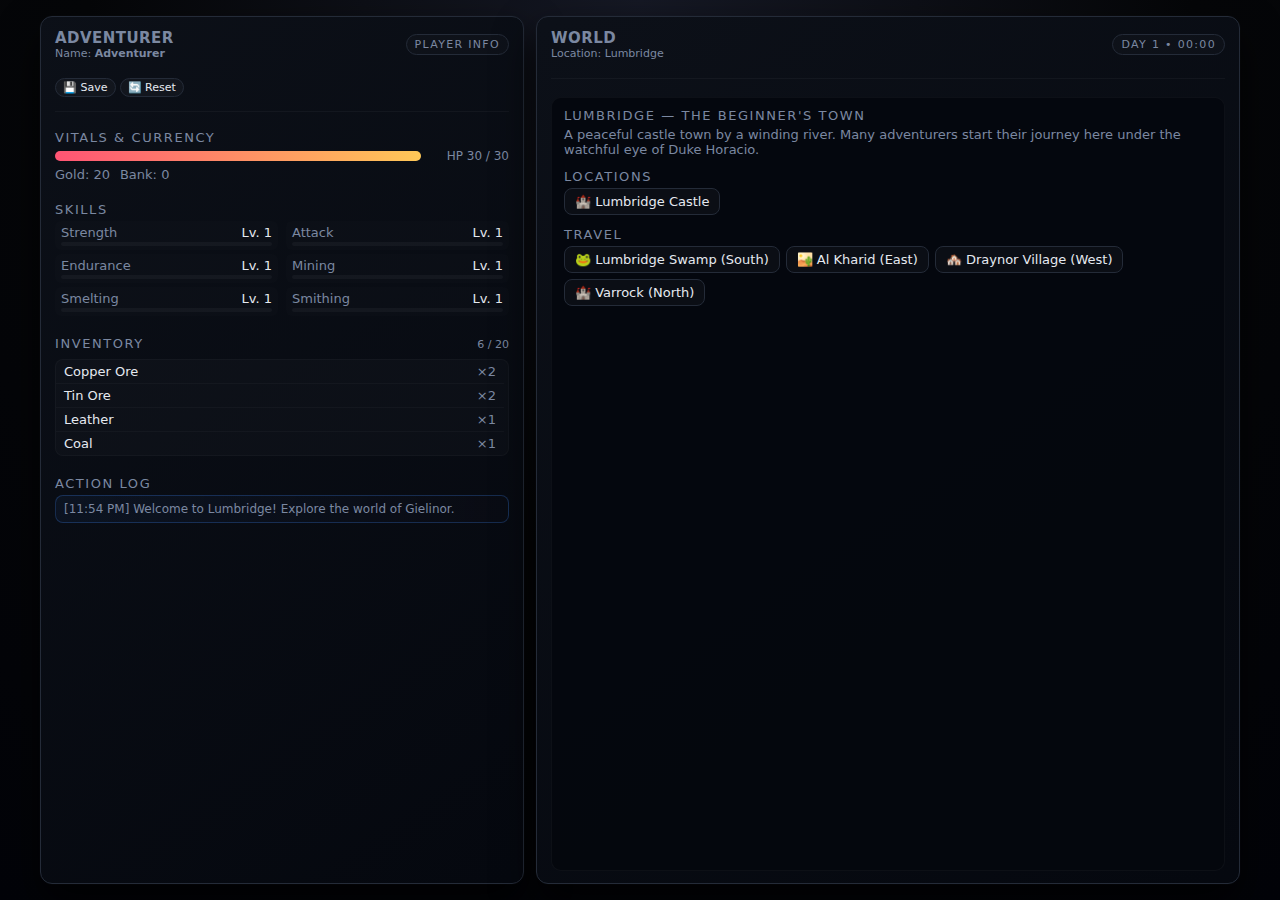
<file: game.html>
<!DOCTYPE html>
<html lang="en">
<head>
  <meta charset="utf-8" />
  <title>Idle RPG Stat Builder — Taming & Boxes (Fixed)</title>
  <meta name="viewport" content="width=device-width,initial-scale=1" />
  <style>
    :root{
      --bg:#050608;--bg-alt:#10131a;--accent:#3f8cff;--accent-soft:rgba(63,140,255,0.15);
      --text:#e5e9f0;--text-muted:#7b88a1;--border:#242b38;--danger:#ff4b6a;
    }
    *{box-sizing:border-box;margin:0;padding:0;font-family:system-ui,-apple-system,BlinkMacSystemFont,"Segoe UI",sans-serif}
    body{background:radial-gradient(circle at top,#151824 0,#050608 50%,#020308 100%);color:var(--text);min-height:100vh;display:flex;align-items:stretch;justify-content:center;padding:16px}
    #app{width:1200px;max-width:100%;display:grid;grid-template-columns:1.1fr 1.6fr;gap:12px}
    .panel{background:linear-gradient(145deg,rgba(12,16,24,0.98),rgba(5,8,15,0.98));border-radius:12px;border:1px solid var(--border);padding:12px 14px;box-shadow:0 0 0 1px rgba(255,255,255,0.01),0 20px 40px rgba(0,0,0,0.75);display:flex;flex-direction:column;gap:10px}
    .panel-header{display:flex;justify-content:space-between;align-items:center;margin-bottom:4px}
    .panel-title{font-size:15px;font-weight:600;letter-spacing:.03em;text-transform:uppercase;color:var(--text-muted)}
    .pill{font-size:11px;text-transform:uppercase;letter-spacing:.12em;padding:3px 8px;border-radius:999px;border:1px solid var(--border);background:rgba(255,255,255,0.02);color:var(--text-muted)}
    hr{border:none;border-top:1px solid rgba(255,255,255,0.04);margin:4px 0 8px}
    .left-column-section{margin-bottom:10px}
    .section-title{font-size:13px;text-transform:uppercase;letter-spacing:.12em;color:var(--text-muted);margin-bottom:4px}
    .hp-row{display:flex;align-items:center;gap:8px;margin-bottom:4px}
    .hp-bar-wrapper{flex:1;height:10px;border-radius:999px;background:rgba(255,255,255,0.05);overflow:hidden;position:relative}
    .hp-bar-fill{height:100%;background:linear-gradient(90deg,#ff5474,#ffc857);transition:width .2s ease-out}
    .hp-text{font-size:12px;font-variant-numeric:tabular-nums;color:var(--text-muted);min-width:80px;text-align:right}
    .currency-row{display:flex;justify-content:flex-start;gap:10px;font-size:13px;color:var(--text-muted)}
    .dot{width:8px;height:8px;border-radius:999px;background:var(--accent);box-shadow:0 0 6px rgba(63,140,255,0.7)}
    .stats-grid{display:grid;grid-template-columns:repeat(2,minmax(0,1fr));gap:4px 8px;font-size:13px}
    .stat-row{display:flex;flex-direction:column;padding:4px 6px;border-radius:6px;background:rgba(255,255,255,0.01)}
    .stat-top{display:flex;justify-content:space-between;align-items:baseline;font-size:13px}
    .stat-label{color:var(--text-muted)}
    .stat-value{font-variant-numeric:tabular-nums}
    .xp-bar{margin-top:2px;width:100%;height:4px;border-radius:999px;background:rgba(255,255,255,0.04);overflow:hidden;position:relative}
    .xp-fill{height:100%;background:linear-gradient(90deg,#5ca0ff,#4fd9b3);width:0;transition:width .2s ease-out}
    .tiny-muted{font-size:11px;color:var(--text-muted)}
    .inventory-header-row{display:flex;justify-content:space-between;align-items:baseline;margin-bottom:4px}
    .inventory-capacity{font-size:11px;color:var(--text-muted)}
    .inventory-list{max-height:160px;overflow-y:auto;padding-right:4px;border-radius:8px;background:rgba(255,255,255,0.02);border:1px solid rgba(255,255,255,0.03)}
    .inventory-item{display:flex;justify-content:space-between;align-items:center;padding:4px 8px;font-size:13px;border-bottom:1px solid rgba(255,255,255,0.03)}
    .inventory-item:last-child{border-bottom:none}
    .inventory-item-name{color:var(--text)}
    .inventory-item-qty{font-variant-numeric:tabular-nums;color:var(--text-muted)}
    .inventory-empty{padding:8px;font-size:12px;color:var(--text-muted);text-align:center}
    .log{max-height:160px;overflow-y:auto;padding:6px 8px;border-radius:8px;background:radial-gradient(circle at top left,rgba(63,140,255,0.06),rgba(10,12,20,0.9));border:1px solid rgba(63,140,255,0.25);font-size:12px}
    .log-entry{margin-bottom:3px;color:var(--text-muted)}.log-entry:last-child{margin-bottom:0}.log-entry strong{color:var(--text);font-weight:500}
    .tab-row{display:flex;gap:6px;margin-bottom:6px;flex-wrap:wrap}
    .tab-button{padding:4px 10px;border-radius:999px;border:1px solid var(--border);background:rgba(255,255,255,0.02);color:var(--text-muted);font-size:12px;cursor:pointer;transition:all .15s ease-out}
    .tab-button:hover{border-color:var(--accent-soft);background:rgba(255,255,255,0.04);color:var(--text)}
    .tab-button.active{background:var(--accent-soft);border-color:var(--accent);color:var(--accent);box-shadow:0 0 0 1px rgba(63,140,255,0.25)}
    .menu-view{flex:1;border-radius:10px;background:rgba(4,7,14,0.95);border:1px solid rgba(255,255,255,0.04);padding:10px 12px;overflow-y:auto}
    .menu-section{margin-bottom:10px}.menu-section:last-child{margin-bottom:0}
    .menu-section-title{font-size:13px;font-weight:500;margin-bottom:4px;color:var(--text-muted);text-transform:uppercase;letter-spacing:.12em}
    .menu-description{font-size:13px;color:var(--text-muted);margin-bottom:8px}
    .btn{display:inline-flex;align-items:center;justify-content:center;padding:5px 10px;border-radius:8px;border:1px solid var(--border);background:rgba(255,255,255,0.03);color:var(--text);font-size:13px;cursor:pointer;transition:all .15s ease-out}
    .btn:hover{border-color:var(--accent);background:var(--accent-soft)}
    .btn:disabled{opacity:.4;cursor:default;border-color:var(--border);background:rgba(255,255,255,0.03)}
    .btn-primary{background:linear-gradient(135deg,#3f8cff,#9f7bff);border-color:#5f9eff;color:#fff;box-shadow:0 4px 14px rgba(63,140,255,0.4)}
    .btn-danger{background:rgba(255,75,106,0.12);border-color:var(--danger);color:#ffd3dd}
    .btn-small{padding:2px 7px;font-size:11px;border-radius:999px}
    .inline-controls{display:flex;gap:6px;margin-top:4px;flex-wrap:wrap}
    .progress-bar{width:100%;height:6px;border-radius:999px;background:rgba(255,255,255,0.04);overflow:hidden;position:relative}
    .progress-fill{height:100%;width:0;background:linear-gradient(90deg,#3f8cff,#4fd9b3);transition:width .1s linear}
    .bank-columns{display:grid;grid-template-columns:repeat(2,minmax(0,1fr));gap:8px}
    .bank-list{max-height:150px;overflow-y:auto;padding:4px 6px;border-radius:8px;background:rgba(255,255,255,0.02);border:1px solid rgba(255,255,255,0.03);font-size:12px}
    .bank-item{display:flex;justify-content:space-between;align-items:center;padding:2px 0;border-bottom:1px solid rgba(255,255,255,0.03)}
    .combat-panel{border-radius:8px;padding:8px;background:rgba(255,255,255,0.02);border:1px solid rgba(255,255,255,0.04);font-size:13px}
    .combat-row{display:flex;justify-content:space-between;gap:8px;margin-bottom:6px}
    .combat-entity{flex:1;border-radius:8px;padding:6px 8px;background:rgba(255,255,255,0.015);border:1px solid rgba(255,255,255,0.04)}
    .entity-name{font-size:13px;font-weight:500;margin-bottom:2px}
    .entity-stat{font-size:12px;color:var(--text-muted)}
    .combat-controls{display:flex;gap:6px;flex-wrap:wrap;margin-top:4px}
    .armory-search-row{display:flex;justify-content:space-between;align-items:center;gap:8px;margin-bottom:6px}
    .armory-search-input{flex:1;padding:4px 8px;border-radius:999px;border:1px solid var(--border);background:rgba(0,0,0,0.4);color:var(--text);font-size:12px;outline:none}
    .armory-search-input::placeholder{color:var(--text-muted)}
    .armory-grid{display:grid;grid-template-columns:repeat(auto-fill,minmax(170px,1fr));gap:6px}
    .armory-card{border-radius:8px;padding:6px 8px;background:rgba(255,255,255,0.02);border:1px solid rgba(255,255,255,0.04);display:flex;flex-direction:column;gap:4px}
    .armory-card-header{display:flex;justify-content:space-between;align-items:baseline;gap:4px}
    .armory-card-name{font-size:12px}
    .armory-card-tier{font-size:11px;color:var(--text-muted)}
    .armory-card-meta{font-size:11px;color:var(--text-muted);text-align:right}
    .armory-card-ingredients{font-size:11px;color:var(--text-muted)}
    .armory-card-footer{display:flex;justify-content:space-between;align-items:center;gap:4px}
    .armory-status{font-size:10px;color:var(--text-muted);text-align:right}
    .mining-grid{display:grid;grid-template-columns:repeat(auto-fill,minmax(170px,1fr));gap:6px}
    .mining-card{border-radius:8px;padding:6px 8px;background:rgba(255,255,255,0.02);border:1px solid rgba(255,255,255,0.04);display:flex;flex-direction:column;gap:4px}
    .mining-card-header{display:flex;justify-content:space-between;align-items:baseline;gap:4px}
    .mining-card-name{font-size:12px}
    .mining-card-meta{font-size:11px;color:var(--text-muted)}
    .mining-card-footer{display:flex;justify-content:space-between;align-items:center;gap:4px}
    .mining-status{font-size:10px;color:var(--text-muted);text-align:right}
    .box-list{display:flex;gap:8px;flex-wrap:wrap;margin-top:8px}
    .box-card{display:flex;flex-direction:column;align-items:center;padding:6px 8px;border-radius:8px;background:rgba(255,255,255,0.02);border:1px solid rgba(255,255,255,0.04);font-size:12px}
    .box-count{font-size:12px;color:var(--text-muted);margin-top:4px}
    .box-chance{font-size:11px;color:var(--text-muted);margin-top:4px}
    ::-webkit-scrollbar{width:6px;height:6px}::-webkit-scrollbar-track{background:rgba(0,0,0,0.3)}::-webkit-scrollbar-thumb{background:rgba(255,255,255,0.2);border-radius:999px}
  </style>
</head>
<body>
  <div id="app">
    <div class="panel">
      <div class="panel-header">
        <div>
          <div class="panel-title">Adventurer</div>
          <div class="tiny-muted" id="player-name-label">Name: <strong>Adventurer</strong></div>
        </div>
        <div class="pill">Player Info</div>
      </div>
      <div style="display:flex;gap:4px;margin-top:4px;flex-wrap:wrap">
        <button class="btn btn-small" id="manual-save-btn" title="Save game">💾 Save</button>
        <button class="btn btn-small" id="reset-btn" title="Reset game">🔄 Reset</button>
        <span class="tiny-muted" id="save-status" style="display:flex;align-items:center;margin-left:4px"></span>
      </div>
      <hr />
      <div class="left-column-section">
        <div class="section-title">Vitals & Currency</div>
        <div class="hp-row">
          <div class="hp-bar-wrapper"><div id="hp-bar" class="hp-bar-fill" style="width:100%"></div></div>
          <div id="hp-text" class="hp-text">HP 30 / 30</div>
        </div>
        <div class="currency-row">
          <span><span class="dot"></span> <span id="gold-text">Gold: 20</span></span>
          <span>Bank: <span id="bank-gold-text">0</span></span>
        </div>
      </div>

      <div class="left-column-section">
        <div class="section-title">Skills</div>
        <div class="stats-grid" id="stats-grid"></div>
      </div>

      <div class="left-column-section">
        <div class="inventory-header-row">
          <div class="section-title">Inventory</div>
          <div id="inventory-capacity" class="inventory-capacity">0 / 20</div>
        </div>
        <div id="inventory-list" class="inventory-list"></div>
      </div>

      <div class="left-column-section" style="flex:1;min-height:0">
        <div class="section-title">Action Log</div>
        <div id="log" class="log"></div>
      </div>
    </div>

    <div class="panel">
      <div class="panel-header">
        <div>
          <div class="panel-title">World</div>
          <div class="tiny-muted" id="location-label">Location: Lumbridge</div>
        </div>
        <div class="pill" id="game-time">Day 1 • 00:00</div>
      </div>
      <hr />
      <div id="menu-container" class="menu-view"></div>
    </div>
  </div>

  <script>
    /* CORE STATE */
    const gameState = {
      timeMinutes: 0,
      player: {
        name: "Adventurer",
        maxHp: 30,
        hp: 30,
        gold: 20,
        inventoryCapacity: 20,
        inventory: [],
        stats: {
          Strength: { level: 1, xp: 0 },
          Attack: { level: 1, xp: 0 },
          Endurance: { level: 1, xp: 0 },
          Mining: { level: 1, xp: 0 },
          Smelting: { level: 1, xp: 0 },
          Smithing: { level: 1, xp: 0 }
        }
      },
      bank: { gold: 0, items: [] },
      mining: {
        ores: [
          { id: "copper_ore", name: "Copper Ore", baseTime: 4000, levelReq: 1, xp: 5 },
          { id: "tin_ore", name: "Tin Ore", baseTime: 4500, levelReq: 1, xp: 6 },
          { id: "iron_ore", name: "Iron Ore", baseTime: 6500, levelReq: 15, xp: 15 },
          { id: "coal", name: "Coal", baseTime: 7000, levelReq: 30, xp: 25 }
        ],
        activeOreId: null, progress: 0, isMining: false, lastTick: null
      },
      smelting: {
        ingots: [
          { id: "copper_ingot", name: "Copper Ingot", baseTime: 3500, levelReq: 1, xp: 8, ingredients: [{ id: "copper_ore", name: "Copper Ore", qty: 1 }] },
          { id: "bronze_ingot", name: "Bronze Ingot", baseTime: 4500, levelReq: 1, xp: 12, ingredients: [{ id: "copper_ore", name: "Copper Ore", qty: 1 }, { id: "tin_ore", name: "Tin Ore", qty: 1 }] },
          { id: "iron_ingot", name: "Iron Ingot", baseTime: 5500, levelReq: 15, xp: 20, ingredients: [{ id: "iron_ore", name: "Iron Ore", qty: 1 }], successChance: 0.5 },
          { id: "steel_ingot", name: "Steel Ingot", baseTime: 7000, levelReq: 30, xp: 35, ingredients: [{ id: "iron_ore", name: "Iron Ore", qty: 1 }, { id: "coal", name: "Coal", qty: 2 }] }
        ],
        activeIngotId: null, progress: 0, isSmelting: false, lastTick: null
      },
      armory: {
        recipes: [
          /* gear recipes... (same as before) */
          { id: "copper_dagger", name: "Copper Dagger", tier: "Copper", ingotId: "copper_ingot", ingots: 1, levelReq: 1, xp: 5, type: "Weapon", baseTime: 3000 },
          { id: "copper_sword", name: "Copper Sword", tier: "Copper", ingotId: "copper_ingot", ingots: 2, levelReq: 3, xp: 10, type: "Weapon", baseTime: 4000 },
          { id: "copper_helm", name: "Copper Helm", tier: "Copper", ingotId: "copper_ingot", ingots: 2, levelReq: 4, xp: 12, type: "Armor", baseTime: 4500 },
          { id: "copper_chainbody", name: "Copper Chainbody", tier: "Copper", ingotId: "copper_ingot", ingots: 3, levelReq: 6, xp: 18, type: "Armor", baseTime: 5500 },
          { id: "copper_platelegs", name: "Copper Platelegs", tier: "Copper", ingotId: "copper_ingot", ingots: 2, levelReq: 5, xp: 14, type: "Armor", baseTime: 5000 },
          { id: "copper_kiteshield", name: "Copper Kiteshield", tier: "Copper", ingotId: "copper_ingot", ingots: 3, levelReq: 7, xp: 20, type: "Shield", baseTime: 6000 },
          { id: "copper_boots", name: "Copper Boots", tier: "Copper", ingotId: "copper_ingot", ingots: 1, levelReq: 2, xp: 6, type: "Armor", baseTime: 3500 },

          { id: "bronze_dagger", name: "Bronze Dagger", tier: "Bronze", ingotId: "bronze_ingot", ingots: 1, levelReq: 5, xp: 12, type: "Weapon", baseTime: 4000 },
          { id: "bronze_sword", name: "Bronze Sword", tier: "Bronze", ingotId: "bronze_ingot", ingots: 2, levelReq: 8, xp: 18, type: "Weapon", baseTime: 5000 },
          { id: "bronze_helm", name: "Bronze Helm", tier: "Bronze", ingotId: "bronze_ingot", ingots: 2, levelReq: 9, xp: 20, type: "Armor", baseTime: 5500 },
          { id: "bronze_chainbody", name: "Bronze Chainbody", tier: "Bronze", ingotId: "bronze_ingot", ingots: 3, levelReq: 11, xp: 26, type: "Armor", baseTime: 6500 },
          { id: "bronze_platelegs", name: "Bronze Platelegs", tier: "Bronze", ingotId: "bronze_ingot", ingots: 2, levelReq: 10, xp: 22, type: "Armor", baseTime: 6000 },
          { id: "bronze_kiteshield", name: "Bronze Kiteshield", tier: "Bronze", ingotId: "bronze_ingot", ingots: 3, levelReq: 12, xp: 28, type: "Shield", baseTime: 7000 },
          { id: "bronze_boots", name: "Bronze Boots", tier: "Bronze", ingotId: "bronze_ingot", ingots: 1, levelReq: 6, xp: 14, type: "Armor", baseTime: 4500 },

          { id: "iron_dagger", name: "Iron Dagger", tier: "Iron", ingotId: "iron_ingot", ingots: 1, levelReq: 15, xp: 30, type: "Weapon", baseTime: 5500 },
          { id: "iron_sword", name: "Iron Sword", tier: "Iron", ingotId: "iron_ingot", ingots: 2, levelReq: 18, xp: 40, type: "Weapon", baseTime: 6500 },
          { id: "iron_helm", name: "Iron Helm", tier: "Iron", ingotId: "iron_ingot", ingots: 2, levelReq: 19, xp: 42, type: "Armor", baseTime: 7000 },
          { id: "iron_chainbody", name: "Iron Chainbody", tier: "Iron", ingotId: "iron_ingot", ingots: 3, levelReq: 21, xp: 50, type: "Armor", baseTime: 8000 },
          { id: "iron_platelegs", name: "Iron Platelegs", tier: "Iron", ingotId: "iron_ingot", ingots: 2, levelReq: 20, xp: 46, type: "Armor", baseTime: 7500 },
          { id: "iron_kiteshield", name: "Iron Kiteshield", tier: "Iron", ingotId: "iron_ingot", ingots: 3, levelReq: 23, xp: 55, type: "Shield", baseTime: 8500 },
          { id: "iron_boots", name: "Iron Boots", tier: "Iron", ingotId: "iron_ingot", ingots: 1, levelReq: 16, xp: 32, type: "Armor", baseTime: 6000 },

          { id: "steel_dagger", name: "Steel Dagger", tier: "Steel", ingotId: "steel_ingot", ingots: 1, levelReq: 30, xp: 60, type: "Weapon", baseTime: 7000 },
          { id: "steel_sword", name: "Steel Sword", tier: "Steel", ingotId: "steel_ingot", ingots: 2, levelReq: 33, xp: 72, type: "Weapon", baseTime: 8000 },
          { id: "steel_helm", name: "Steel Helm", tier: "Steel", ingotId: "steel_ingot", ingots: 2, levelReq: 34, xp: 75, type: "Armor", baseTime: 8500 },
          { id: "steel_chainbody", name: "Steel Chainbody", tier: "Steel", ingotId: "steel_ingot", ingots: 3, levelReq: 36, xp: 84, type: "Armor", baseTime: 9500 },
          { id: "steel_platelegs", name: "Steel Platelegs", tier: "Steel", ingotId: "steel_ingot", ingots: 2, levelReq: 35, xp: 80, type: "Armor", baseTime: 9000 },
          { id: "steel_kiteshield", name: "Steel Kiteshield", tier: "Steel", ingotId: "steel_ingot", ingots: 3, levelReq: 38, xp: 90, type: "Shield", baseTime: 10000 },
          { id: "steel_boots", name: "Steel Boots", tier: "Steel", ingotId: "steel_ingot", ingots: 1, levelReq: 31, xp: 64, type: "Armor", baseTime: 7500 },

          /* Box recipes */
          { id: "box_copper", name: "Copper Box", tier: "Copper", levelReq: 1, xp: 3, type: "Box", baseTime: 2500,
            ingredients: [{ id: "copper_ingot", name: "Copper Ingot", qty: 1 }, { id: "leather", name: "Leather", qty: 1 }] },
          { id: "box_tin", name: "Tin Box", tier: "Tin", levelReq: 2, xp: 3, type: "Box", baseTime: 2500,
            ingredients: [{ id: "tin_ore", name: "Tin Ore", qty: 2 }, { id: "leather", name: "Leather", qty: 1 }] },
          { id: "box_bronze", name: "Bronze Box", tier: "Bronze", levelReq: 5, xp: 6, type: "Box", baseTime: 3000,
            ingredients: [{ id: "bronze_ingot", name: "Bronze Ingot", qty: 1 }, { id: "leather", name: "Leather", qty: 1 }] },
          { id: "box_iron", name: "Iron Box", tier: "Iron", levelReq: 15, xp: 12, type: "Box", baseTime: 4000,
            ingredients: [{ id: "iron_ingot", name: "Iron Ingot", qty: 1 }, { id: "leather", name: "Leather", qty: 2 }] },
          { id: "box_steel", name: "Steel Box", tier: "Steel", levelReq: 30, xp: 20, type: "Box", baseTime: 5000,
            ingredients: [{ id: "steel_ingot", name: "Steel Ingot", qty: 1 }, { id: "leather", name: "Leather", qty: 3 }] }
        ],
        activeRecipeId: null,
        progress: 0,
        isCrafting: false,
        lastTick: null,
        search: ""
      },
      combat: { inCombat: false, enemy: null, playerTurn: true },
      currentLocation: "lumbridge",
      currentMenu: "main",
      travel: { isTraveling: false, destination: null, progress: 0, travelTime: 0, lastTick: null },
      locations: {
        falador: { name: "Falador", type: "city" },
        falador_mine: { name: "Falador Mine", type: "mine" },
        falador_bank: { name: "Falador East Bank", type: "bank" },
        falador_shop: { name: "Falador General Store", type: "shop" },
        falador_church: { name: "Falador Church", type: "church" },
        falador_graveyard: { name: "Falador Graveyard", type: "graveyard" },
        goblin_village: { name: "Goblin Village", type: "combat" },
        barbarian_village: { name: "Barbarian Village", type: "village" },
        edgeville: { name: "Edgeville", type: "city" },
        edgeville_furnace: { name: "Edgeville Furnace", type: "furnace" },
        wilderness: { name: "Wilderness", type: "combat" },
        varrock: { name: "Varrock", type: "city" },
        varrock_east_mine: { name: "Varrock East Mine", type: "mine" },
        varrock_west_bank: { name: "Varrock West Bank", type: "bank" },
        varrock_palace: { name: "Varrock Palace", type: "palace" },
        grand_exchange: { name: "Grand Exchange", type: "shop" },
        lumbridge: { name: "Lumbridge", type: "city" },
        lumbridge_castle: { name: "Lumbridge Castle", type: "castle" },
        lumbridge_castle_bank: { name: "Lumbridge Castle Bank", type: "bank" },
        lumbridge_swamp: { name: "Lumbridge Swamp", type: "combat" },
        lumbridge_swamp_mine: { name: "Lumbridge Swamp Mine", type: "mine" },
        al_kharid: { name: "Al Kharid", type: "city" },
        al_kharid_mine: { name: "Al Kharid Mine", type: "mine" },
        draynor_village: { name: "Draynor Village", type: "village" },
        draynor_manor: { name: "Draynor Manor", type: "combat" },
        wizards_tower: { name: "Wizards Tower", type: "tower" },
        port_sarim: { name: "Port Sarim", type: "port" },
        rimmington: { name: "Rimmington", type: "village" },
        crafting_guild: { name: "Crafting Guild", type: "guild" }
      },
      log: []
    };

    /* UTILITIES */
    function log(msg){
      const now = new Date();
      const t = now.toLocaleTimeString([], {hour:'2-digit', minute:'2-digit'});
      gameState.log.push(`[${t}] ${msg}`);
      if(gameState.log.length>200) gameState.log.shift();
      renderLog();
    }
    function getStat(name){ return gameState.player.stats[name]; }
    function xpForNextLevel(level){ return 50 + Math.floor(Math.pow(level-1,1.5)*30); }
    function addXp(statName, amount){
      const s = getStat(statName);
      if(!s) return;
      s.xp += amount;
      let leveled=false;
      while(s.xp >= xpForNextLevel(s.level)){
        s.xp -= xpForNextLevel(s.level);
        s.level++;
        leveled=true;
      }
      if(leveled){
        log(`<strong>${statName}</strong> level increased to <strong>${s.level}</strong>!`);
        if(statName==="Endurance"){ gameState.player.maxHp += 5; gameState.player.hp = gameState.player.maxHp; log(`Max HP is now ${gameState.player.maxHp}.`); }
      }
      renderStats();
    }
    function addItemToCollection(coll,id,name,qty){
      const ex = coll.find(i=>i.id===id);
      if(ex) ex.quantity += qty;
      else coll.push({id,name,quantity:qty});
    }
    function removeItemFromCollection(coll,id,qty){
      const idx = coll.findIndex(i=>i.id===id);
      if(idx===-1) return false;
      if(coll[idx].quantity < qty) return false;
      coll[idx].quantity -= qty;
      if(coll[idx].quantity === 0) coll.splice(idx,1);
      return true;
    }
    function inventoryCount(){ return gameState.player.inventory.reduce((s,i)=>s+i.quantity,0); }
    function addItemToInventory(id,name,qty){
      const after = inventoryCount()+qty;
      if(after > gameState.player.inventoryCapacity){ log("Your inventory is full. You cannot hold more items."); return false; }
      addItemToCollection(gameState.player.inventory,id,name,qty);
      renderInventory();
      return true;
    }
    function hasIngredients(ingredients){
      return ingredients.every(req=>{
        const it = gameState.player.inventory.find(i=>i.id===req.id);
        return it && it.quantity >= req.qty;
      });
    }
    function consumeIngredients(ingredients){
      for(const req of ingredients){
        if(!removeItemFromCollection(gameState.player.inventory, req.id, req.qty)) return false;
      }
      renderInventory();
      return true;
    }
    function formatTimeFromMinutes(mins){ const day = 1 + Math.floor(mins/(24*60)); const dayMins = mins%(24*60); const h=String(Math.floor(dayMins/60)).padStart(2,'0'); const m=String(dayMins%60).padStart(2,'0'); return `Day ${day} • ${h}:${m}`; }
    function randomInt(min,max){ return Math.floor(Math.random()*(max-min+1))+min; }

    /* RENDER */
    const statsGridEl = document.getElementById("stats-grid");
    const inventoryListEl = document.getElementById("inventory-list");
    const inventoryCapacityEl = document.getElementById("inventory-capacity");
    const logEl = document.getElementById("log");
    const hpBarEl = document.getElementById("hp-bar");
    const hpTextEl = document.getElementById("hp-text");
    const goldTextEl = document.getElementById("gold-text");
    const bankGoldTextEl = document.getElementById("bank-gold-text");
    const menuContainerEl = document.getElementById("menu-container");
    const locationLabelEl = document.getElementById("location-label");
    const gameTimeEl = document.getElementById("game-time");

    function renderVitals(){ const p = gameState.player; const hpPercent = Math.max(0,Math.min(100,(p.hp/p.maxHp)*100)); hpBarEl.style.width = hpPercent + "%"; hpTextEl.textContent = `HP ${p.hp} / ${p.maxHp}`; goldTextEl.textContent = `Gold: ${p.gold}`; bankGoldTextEl.textContent = `${gameState.bank.gold}`; }
    function renderStats(){
      statsGridEl.innerHTML = "";
      Object.entries(gameState.player.stats).forEach(([name,data])=>{
        const wrapper = document.createElement("div"); wrapper.className = "stat-row";
        const top = document.createElement("div"); top.className="stat-top";
        const left = document.createElement("div"); left.className="stat-label"; left.textContent = name;
        const right = document.createElement("div"); right.className="stat-value"; right.textContent = `Lv. ${data.level}`;
        top.appendChild(left); top.appendChild(right);
        const xpBar = document.createElement("div"); xpBar.className="xp-bar";
        const xpFill = document.createElement("div"); xpFill.className="xp-fill";
        const req = xpForNextLevel(data.level);
        const pct = Math.min(100, (data.xp/req)*100);
        xpFill.style.width = pct + "%"; xpBar.appendChild(xpFill);
        wrapper.appendChild(top); wrapper.appendChild(xpBar); statsGridEl.appendChild(wrapper);
      });
    }
    function renderInventory(){
      inventoryCapacityEl.textContent = `${inventoryCount()} / ${gameState.player.inventoryCapacity}`;
      inventoryListEl.innerHTML = "";
      const inv = gameState.player.inventory;
      if(inv.length===0){ const empty = document.createElement("div"); empty.className="inventory-empty"; empty.textContent="Your inventory is empty."; inventoryListEl.appendChild(empty); return; }
      inv.forEach(item=>{
        const row = document.createElement("div"); row.className="inventory-item";
        const nameEl = document.createElement("div"); nameEl.className="inventory-item-name"; nameEl.textContent = item.name;
        const qtyEl = document.createElement("div"); qtyEl.className="inventory-item-qty"; qtyEl.textContent = "×" + item.quantity;
        row.appendChild(nameEl); row.appendChild(qtyEl); inventoryListEl.appendChild(row);
      });
    }
    function renderLog(){ logEl.innerHTML = ""; gameState.log.slice().reverse().forEach(entry=>{ const p=document.createElement("div"); p.className="log-entry"; p.innerHTML = entry; logEl.appendChild(p); }); }
    function renderGameTime(){ gameTimeEl.textContent = formatTimeFromMinutes(gameState.timeMinutes); }

    function cancelAllActions(){
      if(gameState.mining.isMining){
        const ore = gameState.mining.ores.find(o=>o.id===gameState.mining.activeOreId);
        log(`You stop mining ${ore ? ore.name : ""}...`);
        gameState.mining.isMining = false;
        gameState.mining.activeOreId = null;
        gameState.mining.progress = 0;
      }
      if(gameState.smelting.isSmelting){
        const ingot = gameState.smelting.ingots.find(i=>i.id===gameState.smelting.activeIngotId);
        log(`You stop smelting ${ingot ? ingot.name : ""}...`);
        gameState.smelting.isSmelting = false;
        gameState.smelting.activeIngotId = null;
        gameState.smelting.progress = 0;
      }
      if(gameState.armory.isCrafting){
        const recipe = gameState.armory.recipes.find(r=>r.id===gameState.armory.activeRecipeId);
        log(`You stop crafting ${recipe ? recipe.name : ""}...`);
        gameState.armory.isCrafting = false;
        gameState.armory.activeRecipeId = null;
        gameState.armory.progress = 0;
      }
    }

    function getTravelTime(from, to){
      // Returns travel time in milliseconds based on approximate RuneScape walking times
      const routes = {
        // Falador routes
        'falador-falador_mine': 3000, 'falador-falador_bank': 1500, 'falador-falador_shop': 1000, 
        'falador-falador_church': 1500, 'falador-falador_graveyard': 2000, 'falador-goblin_village': 8000, 
        'falador-barbarian_village': 12000, 'falador-edgeville': 15000, 'falador-rimmington': 10000, 
        'falador-port_sarim': 12000, 'falador-crafting_guild': 8000,
        // Barbarian Village routes
        'barbarian_village-edgeville': 5000, 'barbarian_village-varrock': 10000,
        // Edgeville routes
        'edgeville-edgeville_furnace': 1500, 'edgeville-wilderness': 2000, 'edgeville-varrock': 8000,
        // Varrock routes
        'varrock-grand_exchange': 3000, 'varrock-varrock_west_bank': 2000, 'varrock-varrock_east_mine': 4000,
        'varrock-varrock_palace': 2500, 'varrock-lumbridge': 15000,
        // Lumbridge routes
        'lumbridge-lumbridge_castle': 1500, 'lumbridge-lumbridge_swamp': 4000, 'lumbridge-al_kharid': 3000, 'lumbridge-draynor_village': 8000,
        'lumbridge_castle-lumbridge_castle_bank': 1000, 'lumbridge_swamp-lumbridge_swamp_mine': 3000,
        // Al Kharid routes
        'al_kharid-al_kharid_mine': 3000,
        // Draynor routes
        'draynor_village-draynor_manor': 5000, 'draynor_village-wizards_tower': 6000,
        'draynor_village-port_sarim': 7000, 'draynor_village-lumbridge_swamp': 6000,
        // Port Sarim routes
        'port_sarim-rimmington': 8000,
        // Within location (shops, churches, etc in same city)
        'falador_mine-falador': 3000, 'falador_bank-falador': 1500, 'falador_shop-falador': 1000, 
        'falador_church-falador': 1500, 'falador_graveyard-falador': 2000, 'goblin_village-falador': 8000, 
        'crafting_guild-falador': 8000, 'rimmington-falador': 10000,
        'edgeville_furnace-edgeville': 1500, 'wilderness-edgeville': 2000,
        'varrock_east_mine-varrock': 4000, 'varrock_west_bank-varrock': 2000,
        'varrock_palace-varrock': 2500, 'grand_exchange-varrock': 3000,
        'lumbridge_swamp-lumbridge': 4000, 'lumbridge_swamp_mine-lumbridge_swamp': 3000,
        'al_kharid_mine-al_kharid': 3000,
        'draynor_manor-draynor_village': 5000, 'wizards_tower-draynor_village': 6000,
        'lumbridge_swamp-draynor_village': 6000
      };
      
      const key1 = `${from}-${to}`;
      const key2 = `${to}-${from}`;
      return routes[key1] || routes[key2] || 5000; // Default 5 seconds if route not defined
    }

    function travelTo(locationId){
      if(gameState.travel.isTraveling) return; // Can't travel while traveling
      cancelAllActions();
      
      const travelTime = getTravelTime(gameState.currentLocation, locationId);
      gameState.travel.isTraveling = true;
      gameState.travel.destination = locationId;
      gameState.travel.progress = 0;
      gameState.travel.travelTime = travelTime;
      gameState.travel.lastTick = performance.now();
      
      const destLoc = gameState.locations[locationId];
      log(`You begin traveling to ${destLoc ? destLoc.name : locationId}...`);
      renderTravelMenu();
    }

    function completeTravelTo(locationId){
      gameState.currentLocation = locationId;
      gameState.currentMenu = "main";
      gameState.travel.isTraveling = false;
      gameState.travel.destination = null;
      gameState.travel.progress = 0;
      
      const loc = gameState.locations[locationId];
      locationLabelEl.textContent = "Location: " + (loc ? loc.name : locationId);
      log(`You arrive at ${loc ? loc.name : locationId}.`);
      renderMenu();
    }

    function renderTravelMenu(){
      const t = gameState.travel;
      const destLoc = gameState.locations[t.destination];
      const progressPct = Math.min(100, t.progress * 100);
      
      menuContainerEl.innerHTML = `
        <div class="menu-section">
          <div class="menu-section-title">Traveling...</div>
          <div class="menu-description">You are traveling to <strong>${destLoc ? destLoc.name : t.destination}</strong>. Watch your step on the path ahead.</div>
          <div style="margin-top:12px">
            <div class="progress-bar" style="height:12px">
              <div class="progress-fill" id="travel-progress" style="width:${progressPct}%"></div>
            </div>
            <div class="tiny-muted" style="margin-top:4px;text-align:center">${Math.round(progressPct)}% complete</div>
          </div>
        </div>`;
    }

    function updateTravel(deltaMs){
      const t = gameState.travel;
      if(!t.isTraveling || !t.destination) return;
      
      t.progress += deltaMs / t.travelTime;
      
      if(t.progress >= 1){
        completeTravelTo(t.destination);
        return;
      }
      
      // Update progress bar if we're viewing the travel screen
      const bar = document.getElementById('travel-progress');
      if(bar) bar.style.width = Math.min(100, t.progress * 100) + "%";
      const pctText = menuContainerEl.querySelector('.tiny-muted');
      if(pctText && pctText.textContent.includes('complete')){
        pctText.textContent = Math.round(t.progress * 100) + "% complete";
      }
    }

    function setMenu(menuId){
      gameState.currentMenu = menuId;
      renderMenu();
    }

    function renderMenu(){
      const loc = gameState.currentLocation;
      const menu = gameState.currentMenu;
      
      if(menu === "main"){
        if(loc === "falador") renderFaladorMenu();
        else if(loc === "falador_mine") renderMiningMenu();
        else if(loc === "falador_bank") renderBankMenu();
        else if(loc === "falador_shop") renderShopMenu();
        else if(loc === "falador_church") renderChurchMenu();
        else if(loc === "falador_graveyard") renderGraveyardMenu();
        else if(loc === "goblin_village") renderGoblinVillageMenu();
        else if(loc === "barbarian_village") renderBarbarianVillageMenu();
        else if(loc === "edgeville") renderEdgevilleMenu();
        else if(loc === "edgeville_furnace") renderSmelterMenu();
        else if(loc === "wilderness") renderWildernessMenu();
        else if(loc === "varrock") renderVarrockMenu();
        else if(loc === "varrock_east_mine") renderMiningMenu();
        else if(loc === "varrock_west_bank") renderBankMenu();
        else if(loc === "grand_exchange") renderShopMenu();
        else if(loc === "lumbridge") renderLumbridgeMenu();
        else if(loc === "lumbridge_castle") renderLumbridgeCastleMenu();
        else if(loc === "lumbridge_castle_bank") renderBankMenu();
        else if(loc === "lumbridge_swamp") renderSwampMenu();
        else if(loc === "lumbridge_swamp_mine") renderMiningMenu();
        else if(loc === "al_kharid") renderAlKharidMenu();
        else if(loc === "al_kharid_mine") renderMiningMenu();
        else if(loc === "draynor_village") renderDraynorMenu();
        else if(loc === "draynor_manor") renderManorMenu();
        else if(loc === "wizards_tower") renderWizardsTowerMenu();
        else if(loc === "port_sarim") renderPortSarimMenu();
        else if(loc === "rimmington") renderRimmingtonMenu();
        else if(loc === "crafting_guild") renderArmoryMenu();
      } else if(menu === "mine") renderMiningMenu();
      else if(menu === "smelt") renderSmelterMenu();
      else if(menu === "craft") renderArmoryMenu();
      else if(menu === "bank") renderBankMenu();
      else if(menu === "combat") renderExploreMenu();
    }

    /* LOCATION MENUS */
    function renderFaladorMenu(){
      menuContainerEl.innerHTML = `
        <div class="menu-section">
          <div class="menu-section-title">Falador — The White City</div>
          <div class="menu-description">The majestic white walls of Falador rise before you. Knights patrol the streets, and the gleaming castle towers above the bustling city square.</div>
          <div class="menu-section-title" style="margin-top:12px">Travel</div>
          <div class="inline-controls">
            <button class="btn" onclick="travelTo('falador_bank')">🏦 East Bank</button>
            <button class="btn" onclick="travelTo('falador_mine')">🪨 South Mine</button>
            <button class="btn" onclick="travelTo('falador_shop')">🏪 General Store</button>
            <button class="btn" onclick="travelTo('falador_church')">⛪ Church</button>
            <button class="btn" onclick="travelTo('falador_graveyard')">🪦 Graveyard</button>
            <button class="btn" onclick="travelTo('goblin_village')">👹 Goblin Village (North)</button>
            <button class="btn" onclick="travelTo('barbarian_village')">🏘️ Barbarian Village (East)</button>
            <button class="btn" onclick="travelTo('edgeville')">🏘️ Edgeville (Northeast)</button>
            <button class="btn" onclick="travelTo('rimmington')">🏘️ Rimmington (Southwest)</button>
            <button class="btn" onclick="travelTo('port_sarim')">⚓ Port Sarim (South)</button>
            <button class="btn" onclick="travelTo('crafting_guild')">🔨 Crafting Guild (South)</button>
          </div>
        </div>`;
    }

    function renderShopMenu(){
      menuContainerEl.innerHTML = `
        <div class="menu-section">
          <div class="menu-section-title">General Store</div>
          <div class="menu-description">Shelves lined with basic supplies. The shopkeeper watches you carefully.</div>
          <div class="inline-controls">
            <button class="btn" onclick="travelTo('${gameState.currentLocation.replace('_shop','')}')">&larr; Leave Shop</button>
          </div>
        </div>`;
    }

    function renderChurchMenu(){
      const canAfford = gameState.player.gold >= 10;
      menuContainerEl.innerHTML = `
        <div class="menu-section">
          <div class="menu-section-title">Falador Church</div>
          <div class="menu-description">Soft candlelight illuminates the pews. A white knight offers blessings to adventurers. You can pray here to restore your HP and train prayer.</div>
          <div class="inline-controls">
            <button class="btn btn-primary" id="pray-btn" ${canAfford?"":"disabled"}>Pray for Blessing (10 gold)</button>
            <button class="btn" onclick="travelTo('falador')">&larr; Return to Falador</button>
            <div class="tiny-muted">Praying fully restores your HP and trains <strong>Endurance</strong>.</div>
          </div>
        </div>`;
      const prayBtn = document.getElementById("pray-btn");
      if(prayBtn) prayBtn.onclick = ()=>{
        if(gameState.player.gold < 10){ log("You don't have enough gold for a blessing."); renderChurchMenu(); return; }
        gameState.player.gold -=10; gameState.player.hp = gameState.player.maxHp; gameState.timeMinutes += 30;
        addXp("Endurance", 12); renderVitals(); renderGameTime(); log("You pray at the altar and feel blessed."); renderChurchMenu();
      };
    }

    function renderGraveyardMenu(){
      menuContainerEl.innerHTML = `
        <div class="menu-section">
          <div class="menu-section-title">Falador Graveyard</div>
          <div class="menu-description">Ancient tombstones lean at odd angles. The air feels cold here. Occasionally, undead creatures rise from the graves.</div>
          <div class="inline-controls">
            <button class="btn btn-primary" onclick="setMenu('combat')">⚔️ Hunt Undead</button>
            <button class="btn" onclick="travelTo('falador')">&larr; Return to Falador</button>
          </div>
        </div>`;
    }

    function renderGoblinVillageMenu(){
      menuContainerEl.innerHTML = `
        <div class="menu-section">
          <div class="menu-section-title">Goblin Village</div>
          <div class="menu-description">Crude huts surround a central fire. Goblins argue loudly, and the smell of roasting meat fills the air.</div>
          <div class="inline-controls">
            <button class="btn btn-primary" onclick="setMenu('combat')">⚔️ Fight Goblins</button>
            <button class="btn" onclick="travelTo('falador')">&larr; Return to Falador</button>
          </div>
        </div>`;
    }

    function renderBarbarianVillageMenu(){
      menuContainerEl.innerHTML = `
        <div class="menu-section">
          <div class="menu-section-title">Barbarian Village</div>
          <div class="menu-description">Strong warriors train by the river. Simple huts dot the landscape, and fishing spots line the water's edge.</div>
          <div class="inline-controls">
            <button class="btn btn-primary" onclick="setMenu('combat')">⚔️ Spar with Barbarians</button>
            <button class="btn" onclick="travelTo('falador')">&larr; Return to Falador</button>
            <button class="btn" onclick="travelTo('edgeville')">→ Travel to Edgeville</button>
          </div>
        </div>`;
    }

    function renderEdgevilleMenu(){
      menuContainerEl.innerHTML = `
        <div class="menu-section">
          <div class="menu-section-title">Edgeville</div>
          <div class="menu-description">A small village on the edge of the Wilderness. Adventurers prepare for dangerous journeys north. The bank is popular here.</div>
          <div class="menu-section-title" style="margin-top:12px">Travel</div>
          <div class="inline-controls">
            <button class="btn" onclick="travelTo('edgeville_furnace')">🔥 Visit Furnace</button>
            <button class="btn" onclick="travelTo('wilderness')">☠️ Enter Wilderness (North)</button>
            <button class="btn" onclick="travelTo('barbarian_village')">🏘️ Barbarian Village (West)</button>
            <button class="btn" onclick="travelTo('varrock')">🏰 Varrock (East)</button>
          </div>
        </div>`;
    }

    function renderWildernessMenu(){
      menuContainerEl.innerHTML = `
        <div class="menu-section">
          <div class="menu-section-title">The Wilderness</div>
          <div class="menu-description">A dangerous wasteland where only the strong survive. Monsters roam freely, and treasure awaits the brave.</div>
          <div class="inline-controls">
            <button class="btn btn-primary" onclick="setMenu('combat')">⚔️ Hunt Monsters</button>
            <button class="btn btn-danger" onclick="travelTo('edgeville')">&larr; Flee to Safety</button>
          </div>
        </div>`;
    }

    function renderVarrockMenu(){
      menuContainerEl.innerHTML = `
        <div class="menu-section">
          <div class="menu-section-title">Varrock — The Great City</div>
          <div class="menu-description">The largest city in Gielinor. The palace stands proud, guards patrol actively, and the Grand Exchange bustles with traders.</div>
          <div class="menu-section-title" style="margin-top:12px">Travel</div>
          <div class="inline-controls">
            <button class="btn" onclick="travelTo('grand_exchange')">💰 Grand Exchange (Northwest)</button>
            <button class="btn" onclick="travelTo('varrock_west_bank')">🏦 West Bank</button>
            <button class="btn" onclick="travelTo('varrock_east_mine')">⛏️ East Mine</button>
            <button class="btn" onclick="travelTo('varrock_palace')">👑 Palace</button>
            <button class="btn" onclick="travelTo('edgeville')">🏘️ Edgeville (West)</button>
            <button class="btn" onclick="travelTo('lumbridge')">🏰 Lumbridge (South)</button>
          </div>
        </div>`;
    }

    function renderLumbridgeMenu(){
      menuContainerEl.innerHTML = `
        <div class="menu-section">
          <div class="menu-section-title">Lumbridge — The Beginner's Town</div>
          <div class="menu-description">A peaceful castle town by a winding river. Many adventurers start their journey here under the watchful eye of Duke Horacio.</div>
          <div class="menu-section-title" style="margin-top:12px">Locations</div>
          <div class="inline-controls">
            <button class="btn" onclick="travelTo('lumbridge_castle')">🏰 Lumbridge Castle</button>
          </div>
          <div class="menu-section-title" style="margin-top:12px">Travel</div>
          <div class="inline-controls">
            <button class="btn" onclick="travelTo('lumbridge_swamp')">🐸 Lumbridge Swamp (South)</button>
            <button class="btn" onclick="travelTo('al_kharid')">🏜️ Al Kharid (East)</button>
            <button class="btn" onclick="travelTo('draynor_village')">🏘️ Draynor Village (West)</button>
            <button class="btn" onclick="travelTo('varrock')">🏰 Varrock (North)</button>
          </div>
        </div>`;
    }

    function renderLumbridgeCastleMenu(){
      menuContainerEl.innerHTML = `
        <div class="menu-section">
          <div class="menu-section-title">Lumbridge Castle</div>
          <div class="menu-description">The grand stone castle of Duke Horacio. Banners hang from the walls, and guards stand watch at every corner.</div>
          <div class="menu-section-title" style="margin-top:12px">Locations</div>
          <div class="inline-controls">
            <button class="btn" onclick="travelTo('lumbridge_castle_bank')">🏦 Castle Bank</button>
          </div>
          <div class="menu-section-title" style="margin-top:12px">Travel</div>
          <div class="inline-controls">
            <button class="btn" onclick="travelTo('lumbridge')">&larr; Exit Castle</button>
          </div>
        </div>`;
    }

    function renderSwampMenu(){
      menuContainerEl.innerHTML = `
        <div class="menu-section">
          <div class="menu-section-title">Lumbridge Swamp</div>
          <div class="menu-description">Murky waters and twisted trees. Frogs croak, and more dangerous creatures lurk in the shadows.</div>
          <div class="inline-controls">
            <button class="btn" onclick="travelTo('lumbridge_swamp_mine')">⛏️ Swamp Mine (East)</button>
            <button class="btn btn-primary" onclick="setMenu('combat')">⚔️ Fight Swamp Creatures</button>
            <button class="btn" onclick="travelTo('lumbridge')">&larr; Return to Lumbridge</button>
            <button class="btn" onclick="travelTo('draynor_manor')">🏚️ Visit Draynor Manor</button>
          </div>
        </div>`;
    }

    function renderAlKharidMenu(){
      menuContainerEl.innerHTML = `
        <div class="menu-section">
          <div class="menu-section-title">Al Kharid — The Desert City</div>
          <div class="menu-description">Golden dunes surround this desert palace. The heat is intense, and guards watch the palace gates carefully.</div>
          <div class="inline-controls">
            <button class="btn" onclick="travelTo('al_kharid_mine')">⛏️ Desert Mine</button>
            <button class="btn" onclick="travelTo('lumbridge')">&larr; Return to Lumbridge</button>
          </div>
        </div>`;
    }

    function renderDraynorMenu(){
      menuContainerEl.innerHTML = `
        <div class="menu-section">
          <div class="menu-section-title">Draynor Village</div>
          <div class="menu-description">A small, quiet village with a dark reputation. The manor on the hill casts a long shadow over the town.</div>
          <div class="inline-controls">
            <button class="btn" onclick="travelTo('draynor_manor')">🏚️ Visit Draynor Manor</button>
            <button class="btn" onclick="travelTo('wizards_tower')">🔮 Wizards Tower (South)</button>
            <button class="btn" onclick="travelTo('lumbridge')">→ Lumbridge (East)</button>
            <button class="btn" onclick="travelTo('port_sarim')">⚓ Port Sarim (West)</button>
          </div>
        </div>`;
    }

    function renderManorMenu(){
      menuContainerEl.innerHTML = `
        <div class="menu-section">
          <div class="menu-section-title">Draynor Manor</div>
          <div class="menu-description">A sinister mansion filled with strange contraptions and hostile spirits. Count Draynor's presence is felt throughout.</div>
          <div class="inline-controls">
            <button class="btn btn-primary" onclick="setMenu('combat')">⚔️ Hunt Vampires</button>
            <button class="btn" onclick="travelTo('draynor_village')">&larr; Leave Manor</button>
          </div>
        </div>`;
    }

    function renderWizardsTowerMenu(){
      menuContainerEl.innerHTML = `
        <div class="menu-section">
          <div class="menu-section-title">Wizards Tower</div>
          <div class="menu-description">A mystical tower rising from a small island. Arcane energies crackle in the air as wizards practice their craft.</div>
          <div class="inline-controls">
            <button class="btn" onclick="travelTo('draynor_village')">&larr; Return to Draynor</button>
          </div>
        </div>`;
    }

    function renderPortSarimMenu(){
      menuContainerEl.innerHTML = `
        <div class="menu-section">
          <div class="menu-section-title">Port Sarim</div>
          <div class="menu-description">Ships line the docks, sailors tell tales, and the smell of sea salt fills the air. Ships depart for distant lands.</div>
          <div class="inline-controls">
            <button class="btn" onclick="travelTo('draynor_village')">→ Draynor Village</button>
            <button class="btn" onclick="travelTo('rimmington')">→ Rimmington</button>
            <button class="btn" onclick="travelTo('falador')">↑ Falador</button>
          </div>
        </div>`;
    }

    function renderRimmingtonMenu(){
      menuContainerEl.innerHTML = `
        <div class="menu-section">
          <div class="menu-section-title">Rimmington</div>
          <div class="menu-description">A small mining town with a few houses scattered around. Quiet and peaceful, far from the bustle of larger cities.</div>
          <div class="inline-controls">
            <button class="btn" onclick="travelTo('port_sarim')">⚓ Port Sarim</button>
            <button class="btn" onclick="travelTo('falador')">↑ Falador</button>
          </div>
        </div>`;
    }

    /* MINING (grid) */
    function renderMiningMenu(){
      const mining = gameState.mining; const miningLevel = getStat("Mining").level;
      const loc = gameState.currentLocation;
      let backDestination = 'falador';
      if(loc.includes('falador')) backDestination = 'falador';
      else if(loc.includes('varrock')) backDestination = 'varrock';
      else if(loc.includes('al_kharid')) backDestination = 'al_kharid';
      else if(loc.includes('lumbridge_swamp')) backDestination = 'lumbridge_swamp';
      
      let html = `<div class="menu-section"><div class="menu-section-title">Mines</div><div class="menu-description">Shafts descend into the earth. Focus on one ore at a time.</div><div class="tiny-muted">Mining Lv. ${miningLevel}</div></div>`;
      if(gameState.currentMenu === "main"){
        html += `<div class="menu-section"><button class="btn" onclick="travelTo('${backDestination}')">&larr; Leave Mine</button></div>`;
      }
      html += `<div class="menu-section"><div class="menu-section-title">Ores</div><div class="mining-grid">`;
      mining.ores.forEach(ore=>{
        const active = mining.activeOreId===ore.id && mining.isMining;
        const levelReqMet = miningLevel >= ore.levelReq;
        const invFull = inventoryCount() >= gameState.player.inventoryCapacity;
        const progressPct = (mining.activeOreId===ore.id) ? (mining.progress*100) : 0;
        let statusText; if(!levelReqMet) statusText = `Need Mining ${ore.levelReq}`; else if(invFull) statusText = `Inventory full`; else if(active) statusText = `Currently mining...`; else statusText = `Ready`;
        const disabledAttr = (!levelReqMet || invFull)?"disabled":"";
        let buttonHtml = active ? `<button class="btn btn-danger btn-small" data-action="cancel-mine">Cancel</button>` : `<button class="btn btn-small" data-action="mine" data-ore="${ore.id}" ${disabledAttr}>Mine</button>`;
        html += `<div class="mining-card" data-ore-id="${ore.id}"><div class="mining-card-header"><div><div class="mining-card-name">${ore.name}</div><div class="mining-card-meta">Lv. ${ore.levelReq} • ~${(ore.baseTime/1000).toFixed(1)}s • ${ore.xp} XP</div></div></div><div class="progress-bar"><div class="progress-fill" style="width:${progressPct}%" data-progress="${ore.id}"></div></div><div class="mining-card-footer">${buttonHtml}<div class="mining-status">${statusText}</div></div></div>`;
      });
      html += `</div></div><div class="menu-section"><div class="tiny-muted">Each ore takes time to gather. Progress continues while the game runs.</div></div>`;
      menuContainerEl.innerHTML = html;
      menuContainerEl.querySelectorAll('[data-action="mine"]').forEach(btn=>btn.onclick=()=>startMining(btn.dataset.ore));
      menuContainerEl.querySelectorAll('[data-action="cancel-mine"]').forEach(btn=>btn.onclick=cancelMining);
    }

    /* SMELTER (grid like mining) */
    function renderSmelterMenu(){
      const smelting = gameState.smelting; const smeltLevel = getStat("Smelting").level;
      let html = `<div class="menu-section"><div class="menu-section-title">Smelter</div><div class="menu-description">Furnaces roar, turn ore into ingots.</div><div class="tiny-muted">Smelting Lv. ${smeltLevel}</div></div><div class="menu-section"><div class="menu-section-title">Ingot Recipes</div><div class="mining-grid">`;
      smelting.ingots.forEach(ingot=>{
        const active = smelting.activeIngotId===ingot.id && smelting.isSmelting;
        const levelReqMet = smeltLevel >= ingot.levelReq;
        const invFull = inventoryCount() >= gameState.player.inventoryCapacity;
        const haveMats = hasIngredients(ingot.ingredients);
        let statusText; if(!levelReqMet) statusText=`Need Smelting ${ingot.levelReq}`; else if(!haveMats) statusText=`Missing ingredients`; else if(invFull) statusText=`Inventory full`; else if(active) statusText=`Currently smelting...`; else statusText=`Ready`;
        const disabled = (!levelReqMet || !haveMats || invFull)?"disabled":"";
        const progressPct = (smelting.activeIngotId===ingot.id)?(smelting.progress*100):0;
        const ingredientsDesc = ingot.ingredients.map(r=>`${r.qty}× ${r.name}`).join(" + ");
        const successInfo = ingot.successChance && ingot.successChance < 1 ? ` • ~${Math.round(ingot.successChance*100)}% success` : "";
        let buttonHtml = active ? `<button class="btn btn-danger btn-small" data-action="cancel-smelt">Cancel</button>` : `<button class="btn btn-small" data-action="smelt" data-ingot="${ingot.id}" ${disabled}>Smelt</button>`;
        html += `<div class="mining-card" data-ingot-id="${ingot.id}"><div class="mining-card-header"><div><div class="mining-card-name">${ingot.name}</div><div class="mining-card-meta">Lv. ${ingot.levelReq} • ~${(ingot.baseTime/1000).toFixed(1)}s • ${ingot.xp} XP${successInfo}<br><span class="tiny-muted">${ingredientsDesc}</span></div></div></div><div class="progress-bar"><div class="progress-fill" style="width:${progressPct}%" data-smelt-progress="${ingot.id}"></div></div><div class="mining-card-footer">${buttonHtml}<div class="mining-status">${statusText}</div></div></div>`;
      });
      html += `</div></div><div class="menu-section"><div class="tiny-muted">Smelting consumes ore and grants <strong>Smelting</strong> XP. Progress continues in background.</div></div>`;
      menuContainerEl.innerHTML = html;
      menuContainerEl.querySelectorAll('[data-action="smelt"]').forEach(btn=>btn.onclick = ()=>startSmelting(btn.dataset.ingot));
      menuContainerEl.querySelectorAll('[data-action="cancel-smelt"]').forEach(btn=>btn.onclick=cancelSmelting);
    }

    /* ARMORY (grid with search) */
    function renderArmoryMenu(){
      const smithLevel = getStat("Smithing").level;
      const search = (gameState.armory.search || "").toLowerCase();

      function getIngredientsForRecipe(r){
        if(r.ingredients) return r.ingredients;
        const ingot = gameState.smelting.ingots.find(i=>i.id===r.ingotId);
        const out = [{ id: r.ingotId, name: ingot?ingot.name:r.ingotId, qty: r.ingots ?? 1 }];
        if(["Armor","Shield"].includes(r.type)){
          const leatherQty = r.tier === "Copper" ? 1 : r.tier === "Bronze" ? 2 : r.tier === "Iron"?3:4;
          out.push({ id: "leather", name: "Leather", qty: leatherQty });
        }
        return out;
      }

      const filtered = gameState.armory.recipes.filter(r=>{
        if(!search) return true;
        const ingredients = getIngredientsForRecipe(r);
        const ingredientsText = ingredients.map(req=>`${req.qty}x ${req.name}`).join(" ");
        const hay = (r.name + " " + ingredientsText).toLowerCase();
        return hay.includes(search);
      });

      const loc = gameState.currentLocation;
      const backButton = loc === 'crafting_guild' ? `<button class="btn" onclick="travelTo('falador')" style="margin-bottom:8px">&larr; Leave Crafting Guild</button>` : '';
      
      let html = `<div class="menu-section"><div class="menu-section-title">Armory</div><div class="menu-description">Anvils line the walls, each scarred from use. Hammer bars into gear or craft boxes to capture creatures.</div>${backButton}<div class="armory-search-row"><input id="armory-search" class="armory-search-input" placeholder="Search gear or ingredient..." value="${escapeHtml(gameState.armory.search || "")}" /><span class="tiny-muted">Smithing Lv. ${smithLevel}</span></div></div><div class="menu-section"><div class="menu-section-title">Smithable Gear & Boxes</div><div class="armory-grid">`;

      if(filtered.length === 0) {
        html += `<div class="tiny-muted">No recipes match your search.</div>`;
      } else {
        filtered.forEach(r=>{
          const ingredients = getIngredientsForRecipe(r);
          const active = gameState.armory.activeRecipeId===r.id && gameState.armory.isCrafting;
          const levelReqMet = smithLevel >= (r.levelReq || 0);
          const invFull = inventoryCount() >= gameState.player.inventoryCapacity;
          const haveMats = hasIngredients(ingredients);
          let statusText = !levelReqMet ? `Need Smithing ${r.levelReq}` : !haveMats ? `Missing ingredients` : invFull ? `Inventory full` : active ? `Currently crafting...` : `Ready`;
          const disabled = (!levelReqMet || !haveMats || invFull) ? "disabled" : "";
          const ingredientsDesc = ingredients.map(req=>`${req.qty}× ${req.name}`).join(" + ");
          const progressPct = (gameState.armory.activeRecipeId===r.id) ? (gameState.armory.progress*100) : 0;
          const baseTimeSeconds = (r.baseTime / 1000).toFixed(1);
          let buttonHtml = active ? `<button class="btn btn-danger btn-small" data-action="cancel-craft">Cancel</button>` : `<button class="btn btn-small" data-action="smith" data-gear="${r.id}" ${disabled}>Smith</button>`;
          html += `<div class="armory-card" data-gear-id="${r.id}"><div class="armory-card-header"><div><div class="armory-card-name">${r.name}</div><div class="armory-card-tier">${r.tier ? r.tier + " "+ r.type : (r.type || "")}</div></div><div class="armory-card-meta">Lv. ${r.levelReq || 0} • ~${baseTimeSeconds}s<br>${r.xp || 0} XP</div></div><div class="armory-card-ingredients">${ingredientsDesc}</div><div class="progress-bar"><div class="progress-fill" style="width:${progressPct}%" data-craft-progress="${r.id}"></div></div><div class="armory-card-footer">${buttonHtml}<div class="armory-status">${statusText}</div></div></div>`;
        });
      }

      html += `</div></div><div class="menu-section"><div class="tiny-muted">Smithing consumes ingredients to create items and grants <strong>Smithing</strong> XP. Boxes can be used in combat to attempt to tame creatures.</div></div>`;
      menuContainerEl.innerHTML = html;

      // Attach input handler that preserves caret/selection across re-renders
      const searchEl = document.getElementById("armory-search");
      if(searchEl){
        searchEl.addEventListener("input", (e) => {
          // Save caret/selection
          const selStart = e.target.selectionStart;
          const selEnd = e.target.selectionEnd;
          // Update state
          gameState.armory.search = e.target.value;
          // Re-render
          renderArmoryMenu();
          // Restore focus & caret after rendering
          const newInput = document.getElementById("armory-search");
          if(newInput){
            newInput.focus();
            // Try to restore selection positions (clamped)
            const len = newInput.value.length;
            const s = Math.min(selStart ?? 0, len);
            const t = Math.min(selEnd ?? s, len);
            try { newInput.setSelectionRange(s, t); } catch (err) { /* ignore if not supported */ }
          }
        });
      }

      menuContainerEl.querySelectorAll('[data-action="smith"]').forEach(btn=>btn.onclick = ()=>startCrafting(btn.dataset.gear));
      menuContainerEl.querySelectorAll('[data-action="cancel-craft"]').forEach(btn=>btn.onclick=cancelCrafting);
    }

    // helper to escape value into attribute safely
    function escapeHtml(str){
      if(!str) return "";
      return String(str).replace(/&/g,"&amp;").replace(/"/g,"&quot;").replace(/</g,"&lt;").replace(/>/g,"&gt;");
    }

    /* BANK */
    function renderBankMenu(){
      const bank = gameState.bank; const inv = gameState.player.inventory;
      const loc = gameState.currentLocation;
      const backDestination = loc.includes('falador') ? 'falador' : loc.includes('varrock') ? 'varrock' : loc.includes('edgeville') ? 'edgeville' : loc.includes('lumbridge') ? 'lumbridge_castle' : 'falador';
      
      let html = `<div class="menu-section"><div class="menu-section-title">Bank of Gielinor</div><div class="menu-description">A quiet clerk watches over rows of lockboxes. Store items and coins.</div>`;
      if(gameState.currentMenu === "main"){
        html += `<button class="btn" onclick="travelTo('${backDestination}')" style="margin-top:8px">&larr; Leave Bank</button>`;
      }
      html += `</div><div class="menu-section"><div class="menu-section-title">Coins</div><div class="inline-controls"><button class="btn btn-small" id="deposit-10">Deposit 10 gold</button><button class="btn btn-small" id="withdraw-10">Withdraw 10 gold</button><div class="tiny-muted">Pouch: ${gameState.player.gold} • Bank: ${bank.gold}</div></div></div>
      <div class="menu-section"><div class="menu-section-title">Items</div><div class="bank-columns"><div><div class="tiny-muted">Inventory</div><div class="bank-list" id="bank-inv-list">`;
      if(inv.length===0) html += `<div class="tiny-muted">No items to deposit.</div>`; else inv.forEach(item=> html += `<div class="bank-item"><span>${item.name} ×${item.quantity}</span><span><button class="btn btn-small" data-action="deposit-one" data-id="${item.id}">+1</button><button class="btn btn-small" data-action="deposit-all" data-id="${item.id}">All</button></span></div>`);
      html += `</div></div><div><div class="tiny-muted">Bank Storage</div><div class="bank-list" id="bank-item-list">`;
      if(bank.items.length===0) html += `<div class="tiny-muted">No stored items.</div>`; else bank.items.forEach(item=> html += `<div class="bank-item"><span>${item.name} ×${item.quantity}</span><span><button class="btn btn-small" data-action="withdraw-one" data-id="${item.id}">-1</button><button class="btn btn-small" data-action="withdraw-all" data-id="${item.id}">All</button></span></div>`);
      html += `</div></div></div></div>`;
      menuContainerEl.innerHTML = html;

      document.getElementById("deposit-10").onclick = ()=>{
        if(gameState.player.gold <= 0){ log("You have no gold to deposit."); return; }
        const amount = Math.min(10, gameState.player.gold); gameState.player.gold -= amount; gameState.bank.gold += amount; renderVitals(); renderBankMenu(); log(`Deposited ${amount} gold into the bank.`);
      };
      document.getElementById("withdraw-10").onclick = ()=>{
        if(gameState.bank.gold <= 0){ log("The bank holds no gold for you to withdraw."); return; }
        const amount = Math.min(10, gameState.bank.gold); gameState.bank.gold -= amount; gameState.player.gold += amount; renderVitals(); renderBankMenu(); log(`Withdrew ${amount} gold from the bank.`);
      };

      menuContainerEl.querySelectorAll('[data-action="deposit-one"]').forEach(btn=>btn.onclick = ()=>{
        const id = btn.dataset.id;
        if(removeItemFromCollection(gameState.player.inventory, id, 1)){
          const itemName = (gameState.bank.items.find(i=>i.id===id) || { name: id }).name;
          addItemToCollection(gameState.bank.items, id, itemName, 1);
          renderInventory(); renderBankMenu(); log(`Deposited 1 ${itemName} into the bank.`);
        }
      });
      menuContainerEl.querySelectorAll('[data-action="deposit-all"]').forEach(btn=>btn.onclick = ()=>{
        const id = btn.dataset.id; const item = gameState.player.inventory.find(i=>i.id===id); if(!item) return; const qty = item.quantity; removeItemFromCollection(gameState.player.inventory,id,qty); addItemToCollection(gameState.bank.items,id,item.name,qty); renderInventory(); renderBankMenu(); log(`Deposited ${qty} ${item.name} into the bank.`);
      });
      menuContainerEl.querySelectorAll('[data-action="withdraw-one"]').forEach(btn=>btn.onclick = ()=>{
        const id = btn.dataset.id; const item = gameState.bank.items.find(i=>i.id===id); if(!item) return; if(!addItemToInventory(id,item.name,1)) return; removeItemFromCollection(gameState.bank.items,id,1); renderBankMenu(); log(`Withdrew 1 ${item.name} from the bank.`);
      });
      menuContainerEl.querySelectorAll('[data-action="withdraw-all"]').forEach(btn=>btn.onclick = ()=>{
        const id = btn.dataset.id; const item = gameState.bank.items.find(i=>i.id===id); if(!item) return; const available = gameState.player.inventoryCapacity - inventoryCount(); if(available <= 0){ log("Your inventory is full. Clear space before withdrawing."); return; } const take = Math.min(available, item.quantity); addItemToInventory(id, item.name, take); removeItemFromCollection(gameState.bank.items, id, take); renderBankMenu(); log(`Withdrew ${take} ${item.name} from the bank.`);
      });
    }

    /* EXPLORE / COMBAT (with boxes & capture percents) */
    function renderExploreMenu(){
      const c = gameState.combat;
      if(!c.inCombat){
        menuContainerEl.innerHTML = `<div class="menu-section"><div class="menu-section-title">Wilderness</div><div class="menu-description">Fields fade into dark treelines. Strange beasts lurk among the rocks—including the occasional <strong>Mad Cow</strong>.</div><div class="inline-controls"><button class="btn btn-primary" id="start-encounter">Search for an encounter</button><div class="tiny-muted">Encounters reward <strong>Attack</strong>, <strong>Strength</strong>, and <strong>Endurance</strong> experience. Mad Cows may drop <strong>Leather</strong>.</div></div></div>`;
        document.getElementById("start-encounter").onclick = ()=>{ startEncounter(); renderExploreMenu(); };
        return;
      }

      const enemy = c.enemy; const player = gameState.player;
      const boxItems = gameState.player.inventory.filter(i => i.id.startsWith("box_"));

      // build boxHtml and include capture percent under name
      let boxHtml = "";
      if(boxItems.length>0){
        boxHtml += `<div class="menu-section"><div class="menu-section-title">Capture Boxes</div><div class="tiny-muted">Use a box on your turn to attempt capture. Success depends on box tier, your stats, and the creature.</div><div class="box-list">`;
        boxItems.forEach(b=>{
          const chance = computeCaptureChance(b.id, enemy); // 0..1
          const pct = Math.round(chance * 100);
          boxHtml += `<div class="box-card"><div>${b.name}</div><div class="box-chance">Capture: ${pct}%</div><div class="box-count">×${b.quantity}</div><div style="margin-top:6px"><button class="btn btn-small use-box-btn" data-box="${b.id}">Use</button></div></div>`;
        });
        boxHtml += `</div></div>`;
      } else {
        boxHtml += `<div class="menu-section"><div class="tiny-muted">No boxes in inventory. Craft boxes in the Armory to capture creatures.</div></div>`;
      }

      menuContainerEl.innerHTML = `<div class="menu-section"><div class="menu-section-title">Encounter</div><div class="combat-panel">
        <div class="combat-row">
          <div class="combat-entity">
            <div class="entity-name">You</div>
            <div class="entity-stat">HP: ${player.hp} / ${player.maxHp}</div>
            <div class="entity-stat">Attack Lv. ${getStat("Attack").level}</div>
            <div class="entity-stat">Strength Lv. ${getStat("Strength").level}</div>
          </div>
          <div class="combat-entity">
            <div class="entity-name">${enemy.name}</div>
            <div class="entity-stat">HP: ${enemy.hp} / ${enemy.maxHp}</div>
            <div class="entity-stat">Attack: ${enemy.attack}</div>
          </div>
        </div>
        <div class="combat-controls">
          <button class="btn btn-primary" id="attack-btn" ${c.playerTurn ? "" : "disabled"}>Attack</button>
          <button class="btn" id="defend-btn" ${c.playerTurn ? "" : "disabled"}>Defend</button>
          <button class="btn btn-danger" id="flee-btn">Attempt to Flee</button>
        </div>
        <div class="tiny-muted" style="margin-top:4px;">${c.playerTurn ? "Your turn." : "Enemy is acting..."}</div>
      </div></div>` + boxHtml;

      document.getElementById("attack-btn").onclick = ()=>{ playerAttack(); renderExploreMenu(); };
      document.getElementById("defend-btn").onclick = ()=>{ playerDefend(); renderExploreMenu(); };
      document.getElementById("flee-btn").onclick = ()=>{ attemptFlee(); renderExploreMenu(); };

      menuContainerEl.querySelectorAll(".use-box-btn").forEach(btn=>{
        btn.onclick = ()=>{
          if(!gameState.combat.playerTurn){ log("You can only use a box on your turn."); return; }
          useBox(btn.dataset.box);
          renderExploreMenu();
        };
      });
    }

    /* MINING / SMELTING / SMITHING LOGIC */
    function startMining(oreId){
      const ore = gameState.mining.ores.find(o=>o.id===oreId); if(!ore) return;
      const miningLevel = getStat("Mining").level;
      if(miningLevel < ore.levelReq){ log(`You need Mining level ${ore.levelReq} to mine ${ore.name}.`); return; }
      if(inventoryCount() >= gameState.player.inventoryCapacity){ log("Your inventory is full. Cannot start mining."); return; }
      gameState.mining.activeOreId = oreId; gameState.mining.progress = 0; gameState.mining.isMining = true; gameState.mining.lastTick = performance.now(); log(`You begin mining ${ore.name}...`); if(gameState.currentMenu==="mine") renderMiningMenu();
    }
    function cancelMining(){
      if(!gameState.mining.isMining) return;
      const ore = gameState.mining.ores.find(o=>o.id===gameState.mining.activeOreId);
      log(`You stop mining ${ore ? ore.name : ""}...`);
      gameState.mining.isMining = false;
      gameState.mining.activeOreId = null;
      gameState.mining.progress = 0;
      if(gameState.currentMenu==="mine") renderMiningMenu();
    }
    function updateMining(deltaMs){
      const m = gameState.mining; if(!m.isMining || !m.activeOreId) return;
      const ore = m.ores.find(o=>o.id===m.activeOreId); if(!ore) return;
      m.progress += deltaMs / ore.baseTime;
      if(m.progress >= 1){ m.progress = 0; const added = addItemToInventory(ore.id, ore.name, 1); if(added){ addXp("Mining", ore.xp); log(`You mine 1 × ${ore.name}.`); } else { m.isMining = false; log("You stop mining because your inventory is full."); } }
      if(inventoryCount() >= gameState.player.inventoryCapacity) m.isMining = false;
      // Update progress bar if we're viewing a mining location or mine menu
      const isMiningView = gameState.currentLocation.includes('mine') || gameState.currentMenu === "mine";
      if(isMiningView){ const bar = menuContainerEl.querySelector(`.progress-fill[data-progress="${ore.id}"]`); if(bar) bar.style.width = (m.progress*100) + "%"; }
    }

    function startSmelting(ingotId){
      const ingot = gameState.smelting.ingots.find(i=>i.id===ingotId); if(!ingot) return;
      const smeltLevel = getStat("Smelting").level;
      if(smeltLevel < ingot.levelReq){ log(`You need Smelting level ${ingot.levelReq} to smelt ${ingot.name}.`); return; }
      if(!hasIngredients(ingot.ingredients)){ log(`You do not have the required ingredients to smelt ${ingot.name}.`); return; }
      if(inventoryCount() >= gameState.player.inventoryCapacity){ log("Your inventory is full. Cannot smelt."); return; }
      gameState.smelting.activeIngotId = ingotId; gameState.smelting.progress = 0; gameState.smelting.isSmelting = true; gameState.smelting.lastTick = performance.now(); log(`You begin smelting ${ingot.name}...`); if(gameState.currentMenu==="smelter") renderSmelterMenu();
    }
    function cancelSmelting(){
      if(!gameState.smelting.isSmelting) return;
      const ingot = gameState.smelting.ingots.find(i=>i.id===gameState.smelting.activeIngotId);
      log(`You stop smelting ${ingot ? ingot.name : ""}...`);
      gameState.smelting.isSmelting = false;
      gameState.smelting.activeIngotId = null;
      gameState.smelting.progress = 0;
      if(gameState.currentMenu==="smelter") renderSmelterMenu();
    }
    function updateSmelting(deltaMs){
      const s = gameState.smelting; if(!s.isSmelting || !s.activeIngotId) return;
      const ingot = s.ingots.find(i=>i.id===s.activeIngotId); if(!ingot) return;
      s.progress += deltaMs / ingot.baseTime;
      if(s.progress >= 1){
        s.progress = 0;
        if(!hasIngredients(ingot.ingredients)){ log(`You lack materials to continue smelting ${ingot.name}.`); s.isSmelting = false; return; }
        if(!consumeIngredients(ingot.ingredients)){ log(`Error consuming materials for ${ingot.name}.`); s.isSmelting = false; return; }
        const chance = ingot.successChance ?? 1;
        if(Math.random() <= chance){
          const added = addItemToInventory(ingot.id, ingot.name, 1);
          if(added){ addXp("Smelting", ingot.xp); log(`You successfully smelt 1 × ${ingot.name}.`); } else { log("You stop smelting because your inventory is full."); s.isSmelting = false; }
        } else {
          log(`The attempt to smelt ${ingot.name} fails; the ores are ruined.`);
        }
      }
      if(inventoryCount() >= gameState.player.inventoryCapacity) s.isSmelting = false;
      // Update progress bar if we're viewing a furnace location or smelter menu
      const isSmeltingView = gameState.currentLocation.includes('furnace') || gameState.currentMenu === "smelt";
      if(isSmeltingView){ const bar = menuContainerEl.querySelector(`.progress-fill[data-smelt-progress="${ingot.id}"]`); if(bar) bar.style.width = (s.progress*100) + "%"; }
    }

    function startCrafting(recipeId){
      const r = gameState.armory.recipes.find(x=>x.id===recipeId); if(!r) return;
      const smithLevel = getStat("Smithing").level;
      if((r.levelReq || 0) > smithLevel){ log(`You need Smithing level ${r.levelReq} to smith ${r.name}.`); return; }
      let ingredients = [];
      if(r.ingredients) ingredients = r.ingredients;
      else {
        const ingot = gameState.smelting.ingots.find(i=>i.id===r.ingotId);
        ingredients.push({ id: r.ingotId, name: ingot?ingot.name:r.ingotId, qty: r.ingots || 1 });
        if(["Armor","Shield"].includes(r.type)){
          const leatherQty = r.tier === "Copper" ? 1 : r.tier === "Bronze" ? 2 : r.tier === "Iron" ? 3 : 4;
          ingredients.push({ id: "leather", name: "Leather", qty: leatherQty });
        }
      }
      if(!hasIngredients(ingredients)){ log(`You don't have the materials to smith ${r.name}.`); return; }
      if(inventoryCount() >= gameState.player.inventoryCapacity){ log("Your inventory is full. Cannot smith."); return; }
      gameState.armory.activeRecipeId = recipeId;
      gameState.armory.progress = 0;
      gameState.armory.isCrafting = true;
      gameState.armory.lastTick = performance.now();
      log(`You begin crafting ${r.name}...`);
      if(gameState.currentMenu==="armory") renderArmoryMenu();
    }
    function cancelCrafting(){
      if(!gameState.armory.isCrafting) return;
      const recipe = gameState.armory.recipes.find(r=>r.id===gameState.armory.activeRecipeId);
      log(`You stop crafting ${recipe ? recipe.name : ""}...`);
      gameState.armory.isCrafting = false;
      gameState.armory.activeRecipeId = null;
      gameState.armory.progress = 0;
      if(gameState.currentMenu==="armory") renderArmoryMenu();
    }

    function updateCrafting(deltaMs){
      const a = gameState.armory;
      if(!a.isCrafting || !a.activeRecipeId) return;
      const recipe = a.recipes.find(r=>r.id===a.activeRecipeId);
      if(!recipe) return;
      a.progress += deltaMs / recipe.baseTime;
      if(a.progress >= 1){
        a.progress = 0;
        let ingredients = [];
        if(recipe.ingredients) ingredients = recipe.ingredients;
        else {
          const ingot = gameState.smelting.ingots.find(i=>i.id===recipe.ingotId);
          ingredients.push({ id: recipe.ingotId, name: ingot?ingot.name:recipe.ingotId, qty: recipe.ingots || 1 });
          if(["Armor","Shield"].includes(recipe.type)){
            const leatherQty = recipe.tier === "Copper" ? 1 : recipe.tier === "Bronze" ? 2 : recipe.tier === "Iron" ? 3 : 4;
            ingredients.push({ id: "leather", name: "Leather", qty: leatherQty });
          }
        }
        if(!hasIngredients(ingredients)){ log(`You lack materials to continue crafting ${recipe.name}.`); a.isCrafting = false; return; }
        if(!consumeIngredients(ingredients)){ log(`Error consuming materials for ${recipe.name}.`); a.isCrafting = false; return; }
        const added = addItemToInventory(recipe.id, recipe.name, 1);
        if(added){
          addXp("Smithing", recipe.xp || 0);
          log(`You successfully craft 1 × ${recipe.name}.`);
        } else {
          log("You stop crafting because your inventory is full.");
          a.isCrafting = false;
        }
      }
      if(inventoryCount() >= gameState.player.inventoryCapacity) a.isCrafting = false;
      // Update progress bar if we're viewing a crafting location or craft menu
      const isCraftingView = gameState.currentLocation.includes('guild') || gameState.currentMenu === "craft";
      if(isCraftingView){
        const bar = menuContainerEl.querySelector(`.progress-fill[data-craft-progress="${recipe.id}"]`);
        if(bar) bar.style.width = (a.progress*100) + "%";
      }
    }

    /* COMBAT & BOX TAME MECHANICS */
    function startEncounter(){
      const roll = Math.random();
      let enemy;
      if(roll < 0.3){
        const baseHp = randomInt(16,24);
        enemy = { name:"Mad Cow", maxHp:baseHp, hp:baseHp, attack:randomInt(3,5), goldReward:randomInt(4,8), xpAttack:10, xpStrength:10, xpEndurance:8, leatherMin:1, leatherMax:3 };
      } else {
        const names = ["Forest Rat","Cave Spider","Runaway Goblin"];
        const name = names[randomInt(0,names.length-1)];
        const baseHp = randomInt(8,16);
        enemy = { name, maxHp:baseHp, hp:baseHp, attack:randomInt(2,4), goldReward:randomInt(4,9), xpAttack:8, xpStrength:8, xpEndurance:6 };
      }
      gameState.combat.inCombat = true; gameState.combat.enemy = enemy; gameState.combat.playerTurn = true;
      log(`You encounter a <strong>${enemy.name}</strong>!`);
    }

    function endEncounter(victory){
      const c = gameState.combat; if(!c.inCombat) return;
      if(victory){
        const e = c.enemy;
        gameState.player.gold += e.goldReward;
        addXp("Attack", e.xpAttack); addXp("Strength", e.xpStrength); addXp("Endurance", e.xpEndurance);
        renderVitals();
        let lootMsg = `You defeat the ${e.name} and gain ${e.goldReward} gold`;
        if(e.name === "Mad Cow"){
          const leatherQty = randomInt(e.leatherMin, e.leatherMax);
          if(addItemToInventory("leather","Leather",leatherQty)) lootMsg += ` and ${leatherQty} × Leather`;
        }
        lootMsg += "!";
        log(lootMsg);
      } else {
        log("You escape the encounter.");
      }
      gameState.combat.inCombat = false; gameState.combat.enemy = null; gameState.combat.playerTurn = true;
    }

    function enemyAttack(){
      const c = gameState.combat; if(!c.inCombat||!c.enemy) return;
      const e = c.enemy; const dmg = randomInt(Math.max(1,e.attack-1), e.attack+1);
      gameState.player.hp = Math.max(0, gameState.player.hp - dmg); renderVitals();
      log(`The ${e.name} hits you for <strong>${dmg}</strong> damage.`);
      if(gameState.player.hp <= 0){ log(`<strong>You have fallen in battle!</strong> You wake up back in town.`); gameState.player.hp = Math.ceil(gameState.player.maxHp/2); renderVitals(); gameState.combat.inCombat = false; gameState.combat.enemy = null; gameState.combat.playerTurn = true; setMenu("town"); return; }
      c.playerTurn = true;
    }

    function playerAttack(){
      const c = gameState.combat; if(!c.inCombat||!c.enemy||!c.playerTurn) return;
      const atkLevel = getStat("Attack").level, strLevel = getStat("Strength").level;
      const base = 2 + Math.floor((atkLevel + strLevel)/4); const dmg = randomInt(base, base+3);
      c.enemy.hp = Math.max(0, c.enemy.hp - dmg); log(`You strike the ${c.enemy.name} for <strong>${dmg}</strong> damage.`); c.playerTurn = false;
      if(c.enemy.hp <= 0){ endEncounter(true); return; }
      setTimeout(()=>{ enemyAttack(); renderExploreMenu(); }, 500);
    }

    function playerDefend(){
      const c = gameState.combat; if(!c.inCombat||!c.enemy||!c.playerTurn) return;
      log("You brace yourself."); c.playerTurn = false;
      setTimeout(()=>{
        const e = c.enemy; const raw = randomInt(Math.max(1,e.attack-1), e.attack+1); const dmg = Math.max(0, raw - randomInt(1,3));
        gameState.player.hp = Math.max(0, gameState.player.hp - dmg); renderVitals();
        log(`The ${e.name} attacks but you mitigate the blow, taking <strong>${dmg}</strong> damage.`);
        if(gameState.player.hp <= 0){ log(`<strong>You have fallen in battle!</strong> You wake up back in town.`); gameState.player.hp = Math.ceil(gameState.player.maxHp/2); renderVitals(); gameState.combat.inCombat = false; gameState.combat.enemy = null; gameState.combat.playerTurn = true; setMenu("town"); return; }
        gameState.combat.playerTurn = true; renderExploreMenu();
      }, 500);
    }

    function attemptFlee(){
      const c = gameState.combat; if(!c.inCombat) return;
      const chance = 0.5;
      if(Math.random() < chance){ log(`You successfully flee from the ${c.enemy.name}.`); endEncounter(false); }
      else { log("You fail to escape!"); c.playerTurn = false; setTimeout(()=>{ enemyAttack(); renderExploreMenu(); }, 500); }
    }

    /* BOX / TAME MECHANICS */
    const BOX_TIER_POWER = { "box_copper":1, "box_tin":2, "box_bronze":3, "box_iron":4, "box_steel":5 };

    function computeCaptureChance(boxId, enemy){
      // same formula used when using the box
      const boxPower = BOX_TIER_POWER[boxId] || 1;
      const playerPower = (getStat("Strength").level + getStat("Attack").level + getStat("Endurance").level) / 3;
      const enemyPower = (enemy.maxHp / 6) + (enemy.attack * 2);
      let chance = 0.15 + (boxPower * 0.08) + ((playerPower - enemyPower) * 0.03);
      if(chance < 0.02) chance = 0.02;
      if(chance > 0.95) chance = 0.95;
      return chance;
    }

    function useBox(boxId){
      const box = gameState.player.inventory.find(i=>i.id===boxId);
      if(!box || box.quantity <= 0){ log("You don't have that box."); return; }
      if(!gameState.combat.inCombat || !gameState.combat.enemy){ log("There's no creature to use a box on."); return; }
      const enemy = gameState.combat.enemy;
      removeItemFromCollection(gameState.player.inventory, boxId, 1);
      renderInventory();
      const chance = computeCaptureChance(boxId, enemy);
      const pct = Math.round(chance * 100);
      log(`You throw a ${box.name} at the ${enemy.name} (capture chance ${pct}%)...`);
      if(Math.random() <= chance){
        const tameId = `tamed_${enemy.name.toLowerCase().replace(/\s+/g,'_')}`;
        const tameName = `Tamed ${enemy.name}`;
        if(addItemToInventory(tameId, tameName, 1)){
          log(`Success! You tamed the ${enemy.name} and place it into the ${box.name}.`);
        } else {
          log(`Tamed the ${enemy.name}, but your inventory is full so it slips away!`);
        }
        gameState.combat.inCombat = false; gameState.combat.enemy = null; gameState.combat.playerTurn = true;
        return;
      } else {
        log(`The ${enemy.name} resists capture! The box is ruined.`);
        gameState.combat.playerTurn = false;
        setTimeout(()=>{ enemyAttack(); renderExploreMenu(); }, 400);
      }
    }

    /* SAVE / LOAD */
    function saveGame(){
      try {
        const saveData = JSON.stringify(gameState);
        localStorage.setItem("idleRPGSave", saveData);
        localStorage.setItem("idleRPGSaveTime", Date.now().toString());
        log("Game saved.");
        return true;
      } catch(e) {
        console.error("Failed to save game:", e);
        return false;
      }
    }

    function loadGame(){
      try {
        const saveData = localStorage.getItem("idleRPGSave");
        if(!saveData) return false;
        const loaded = JSON.parse(saveData);
        // Restore state
        Object.assign(gameState, loaded);
        // Reset tick timestamps to prevent time jumps
        gameState.mining.lastTick = null;
        gameState.smelting.lastTick = null;
        gameState.armory.lastTick = null;
        gameState._lastClockTick = null;
        const saveTime = localStorage.getItem("idleRPGSaveTime");
        if(saveTime){
          const elapsed = Math.floor((Date.now() - parseInt(saveTime)) / 1000);
          if(elapsed > 0) log(`Welcome back! ${elapsed} seconds have passed since your last save.`);
        }
        return true;
      } catch(e) {
        console.error("Failed to load game:", e);
        return false;
      }
    }

    function resetGame(){
      if(!confirm("Are you sure you want to reset your game? This cannot be undone.")) return;
      localStorage.removeItem("idleRPGSave");
      localStorage.removeItem("idleRPGSaveTime");
      location.reload();
    }

    /* GAME LOOP */
    document.querySelectorAll(".tab-button").forEach(btn=>btn.addEventListener("click", ()=>setMenu(btn.dataset.menu)));
    let lastAutoSave = 0;
    function gameTick(timestamp){
      if(!gameState._lastClockTick) gameState._lastClockTick = timestamp;
      const dt = timestamp - gameState._lastClockTick;
      if(dt >= 1000){
        const minutes = Math.floor(dt / 1000);
        gameState.timeMinutes += minutes;
        gameState._lastClockTick += minutes * 1000;
        renderGameTime();
      }
      if(!gameState.mining.lastTick) gameState.mining.lastTick = timestamp;
      const miningDelta = timestamp - gameState.mining.lastTick;
      if(miningDelta > 0){ updateMining(miningDelta); gameState.mining.lastTick = timestamp; }
      if(!gameState.smelting.lastTick) gameState.smelting.lastTick = timestamp;
      const smeltDelta = timestamp - gameState.smelting.lastTick;
      if(smeltDelta > 0){ updateSmelting(smeltDelta); gameState.smelting.lastTick = timestamp; }
      if(!gameState.armory.lastTick) gameState.armory.lastTick = timestamp;
      const craftDelta = timestamp - gameState.armory.lastTick;
      if(craftDelta > 0){ updateCrafting(craftDelta); gameState.armory.lastTick = timestamp; }
      if(!gameState.travel.lastTick) gameState.travel.lastTick = timestamp;
      const travelDelta = timestamp - gameState.travel.lastTick;
      if(travelDelta > 0){ updateTravel(travelDelta); gameState.travel.lastTick = timestamp; }
      // Auto-save every 30 seconds
      if(timestamp - lastAutoSave >= 30000){
        saveGame();
        lastAutoSave = timestamp;
      }
      requestAnimationFrame(gameTick);
    }

    /* INIT */
    function init(){
      // Try to load saved game
      const loaded = loadGame();
      if(!loaded){
        // New game - add starter items
        addItemToInventory("copper_ore","Copper Ore",2);
        addItemToInventory("tin_ore","Tin Ore",2);
        addItemToInventory("leather","Leather",1);
        addItemToInventory("coal","Coal",1);
        log("Welcome to Lumbridge! Explore the world of Gielinor.");
      } else {
        log("Game loaded successfully.");
      }
      
      // Ensure starting location is set (for old saves)
      if(!gameState.currentLocation) gameState.currentLocation = "lumbridge";
      if(!gameState.currentMenu) gameState.currentMenu = "main";
      
      // Update location label
      const loc = gameState.locations[gameState.currentLocation];
      locationLabelEl.textContent = "Location: " + (loc ? loc.name : "Lumbridge");
      
      // Setup save/reset buttons
      document.getElementById("manual-save-btn").onclick = ()=>{
        if(saveGame()){
          const statusEl = document.getElementById("save-status");
          statusEl.textContent = "Saved!";
          statusEl.style.color = "#4fd9b3";
          setTimeout(()=>{ statusEl.textContent = ""; }, 2000);
        }
      };
      document.getElementById("reset-btn").onclick = resetGame;
      
      renderVitals(); renderStats(); renderInventory(); renderGameTime(); renderMenu(); requestAnimationFrame(gameTick);
    }
    init();
  </script>
</body>
</html>
</file>
<file: css/variables.css>
/* CSS Custom Properties */
:root {
  --bg: #050608;
  --bg-alt: #10131a;
  --accent: #3f8cff;
  --accent-soft: rgba(63, 140, 255, 0.15);
  --text: #e5e9f0;
  --text-muted: #7b88a1;
  --border: #242b38;
  --danger: #ff4b6a;
}
</file>
<file: css/base.css>
/* Base Styles and Layout */
* {
  box-sizing: border-box;
  margin: 0;
  padding: 0;
  font-family: system-ui, -apple-system, BlinkMacSystemFont, "Segoe UI", sans-serif;
}

body {
  background: radial-gradient(circle at top, #151824 0, #050608 50%, #020308 100%);
  color: var(--text);
  min-height: 100vh;
  display: flex;
  align-items: stretch;
  justify-content: center;
  padding: 16px;
}

#app {
  width: 1200px;
  max-width: 100%;
  display: grid;
  grid-template-columns: 1.1fr 1.6fr;
  gap: 12px;
}

hr {
  border: none;
  border-top: 1px solid rgba(255, 255, 255, 0.04);
  margin: 4px 0 8px;
}

/* Scrollbar */
::-webkit-scrollbar {
  width: 6px;
  height: 6px;
}

::-webkit-scrollbar-track {
  background: rgba(0, 0, 0, 0.3);
}

::-webkit-scrollbar-thumb {
  background: rgba(255, 255, 255, 0.2);
  border-radius: 999px;
}
</file>
<file: css/layout.css>
/* Panel and Layout Components */
.panel {
  background: linear-gradient(145deg, rgba(12, 16, 24, 0.98), rgba(5, 8, 15, 0.98));
  border-radius: 12px;
  border: 1px solid var(--border);
  padding: 12px 14px;
  box-shadow: 0 0 0 1px rgba(255, 255, 255, 0.01), 0 20px 40px rgba(0, 0, 0, 0.75);
  display: flex;
  flex-direction: column;
  gap: 10px;
}

.panel-header {
  display: flex;
  justify-content: space-between;
  align-items: center;
  margin-bottom: 4px;
}

.panel-title {
  font-size: 15px;
  font-weight: 600;
  letter-spacing: 0.03em;
  text-transform: uppercase;
  color: var(--text-muted);
}

.pill {
  font-size: 11px;
  text-transform: uppercase;
  letter-spacing: 0.12em;
  padding: 3px 8px;
  border-radius: 999px;
  border: 1px solid var(--border);
  background: rgba(255, 255, 255, 0.02);
  color: var(--text-muted);
}

.left-column-section {
  margin-bottom: 10px;
}

.section-title {
  font-size: 13px;
  text-transform: uppercase;
  letter-spacing: 0.12em;
  color: var(--text-muted);
  margin-bottom: 4px;
}

.tiny-muted {
  font-size: 11px;
  color: var(--text-muted);
}

/* Menu View */
.menu-view {
  flex: 1;
  border-radius: 10px;
  background: rgba(4, 7, 14, 0.95);
  border: 1px solid rgba(255, 255, 255, 0.04);
  padding: 10px 12px;
  overflow-y: auto;
}

.menu-section {
  margin-bottom: 10px;
}

.menu-section:last-child {
  margin-bottom: 0;
}

.menu-section-title {
  font-size: 13px;
  font-weight: 500;
  margin-bottom: 4px;
  color: var(--text-muted);
  text-transform: uppercase;
  letter-spacing: 0.12em;
}

.menu-description {
  font-size: 13px;
  color: var(--text-muted);
  margin-bottom: 8px;
}
</file>
<file: css/components.css>
/* Button Components */
.btn {
  display: inline-flex;
  align-items: center;
  justify-content: center;
  padding: 5px 10px;
  border-radius: 8px;
  border: 1px solid var(--border);
  background: rgba(255, 255, 255, 0.03);
  color: var(--text);
  font-size: 13px;
  cursor: pointer;
  transition: all 0.15s ease-out;
}

.btn:hover {
  border-color: var(--accent);
  background: var(--accent-soft);
}

.btn:disabled {
  opacity: 0.4;
  cursor: default;
  border-color: var(--border);
  background: rgba(255, 255, 255, 0.03);
}

.btn-primary {
  background: linear-gradient(135deg, #3f8cff, #9f7bff);
  border-color: #5f9eff;
  color: #fff;
  box-shadow: 0 4px 14px rgba(63, 140, 255, 0.4);
}

.btn-danger {
  background: rgba(255, 75, 106, 0.12);
  border-color: var(--danger);
  color: #ffd3dd;
}

.btn-small {
  padding: 2px 7px;
  font-size: 11px;
  border-radius: 999px;
}

.inline-controls {
  display: flex;
  gap: 6px;
  margin-top: 4px;
  flex-wrap: wrap;
}

/* Progress Bar */
.progress-bar {
  width: 100%;
  height: 6px;
  border-radius: 999px;
  background: rgba(255, 255, 255, 0.04);
  overflow: hidden;
  position: relative;
}

.progress-fill {
  height: 100%;
  width: 0;
  background: linear-gradient(90deg, #3f8cff, #4fd9b3);
  transition: width 0.1s linear;
}

/* HP Bar */
.hp-row {
  display: flex;
  align-items: center;
  gap: 8px;
  margin-bottom: 4px;
}

.hp-bar-wrapper {
  flex: 1;
  height: 10px;
  border-radius: 999px;
  background: rgba(255, 255, 255, 0.05);
  overflow: hidden;
  position: relative;
}

.hp-bar-fill {
  height: 100%;
  background: linear-gradient(90deg, #ff5474, #ffc857);
  transition: width 0.2s ease-out;
}

.hp-text {
  font-size: 12px;
  font-variant-numeric: tabular-nums;
  color: var(--text-muted);
  min-width: 80px;
  text-align: right;
}

/* Currency */
.currency-row {
  display: flex;
  justify-content: flex-start;
  gap: 10px;
  font-size: 13px;
  color: var(--text-muted);
}

.dot {
  width: 8px;
  height: 8px;
  border-radius: 999px;
  background: var(--accent);
  box-shadow: 0 0 6px rgba(63, 140, 255, 0.7);
}

/* XP Bar */
.xp-bar {
  margin-top: 2px;
  width: 100%;
  height: 4px;
  border-radius: 999px;
  background: rgba(255, 255, 255, 0.04);
  overflow: hidden;
  position: relative;
}

.xp-fill {
  height: 100%;
  background: linear-gradient(90deg, #5ca0ff, #4fd9b3);
  width: 0;
  transition: width 0.2s ease-out;
}
</file>
<file: css/player.css>
/* Stats Display */
.stats-grid {
  display: grid;
  grid-template-columns: repeat(2, minmax(0, 1fr));
  gap: 4px 8px;
  font-size: 13px;
}

.stat-row {
  display: flex;
  flex-direction: column;
  padding: 4px 6px;
  border-radius: 6px;
  background: rgba(255, 255, 255, 0.01);
}

.stat-top {
  display: flex;
  justify-content: space-between;
  align-items: baseline;
  font-size: 13px;
}

.stat-label {
  color: var(--text-muted);
}

.stat-value {
  font-variant-numeric: tabular-nums;
}

/* Inventory */
.inventory-header-row {
  display: flex;
  justify-content: space-between;
  align-items: baseline;
  margin-bottom: 4px;
}

.inventory-capacity {
  font-size: 11px;
  color: var(--text-muted);
}

.inventory-list {
  max-height: 160px;
  overflow-y: auto;
  padding-right: 4px;
  border-radius: 8px;
  background: rgba(255, 255, 255, 0.02);
  border: 1px solid rgba(255, 255, 255, 0.03);
}

.inventory-item {
  display: flex;
  justify-content: space-between;
  align-items: center;
  padding: 4px 8px;
  font-size: 13px;
  border-bottom: 1px solid rgba(255, 255, 255, 0.03);
}

.inventory-item:last-child {
  border-bottom: none;
}

.inventory-item-name {
  color: var(--text);
}

.inventory-item-qty {
  font-variant-numeric: tabular-nums;
  color: var(--text-muted);
}

.inventory-empty {
  padding: 8px;
  font-size: 12px;
  color: var(--text-muted);
  text-align: center;
}

/* Action Log */
.log {
  max-height: 160px;
  overflow-y: auto;
  padding: 6px 8px;
  border-radius: 8px;
  background: radial-gradient(circle at top left, rgba(63, 140, 255, 0.06), rgba(10, 12, 20, 0.9));
  border: 1px solid rgba(63, 140, 255, 0.25);
  font-size: 12px;
}

.log-entry {
  margin-bottom: 3px;
  color: var(--text-muted);
}

.log-entry:last-child {
  margin-bottom: 0;
}

.log-entry strong {
  color: var(--text);
  font-weight: 500;
}
</file>
<file: css/game-features.css>
/* Bank Interface */
.bank-grid {
  display: grid;
  grid-template-columns: repeat(auto-fill, minmax(180px, 1fr));
  gap: 8px;
  margin-top: 8px;
}

.bank-item-card {
  display: flex;
  flex-direction: column;
  gap: 6px;
  padding: 8px;
  border-radius: 6px;
  background: rgba(255, 255, 255, 0.02);
  border: 1px solid rgba(255, 255, 255, 0.04);
}

.bank-item-name {
  font-size: 12px;
  font-weight: 500;
  color: var(--text);
}

.bank-item-quantity {
  font-size: 11px;
  color: var(--text-muted);
}

.bank-item-actions {
  display: flex;
  gap: 4px;
  margin-top: 4px;
}

.btn-small {
  padding: 4px 8px;
  font-size: 11px;
  min-width: auto;
  flex: 1;
}

/* Combat Interface */
.combat-panel {
  border-radius: 8px;
  padding: 8px;
  background: rgba(255, 255, 255, 0.02);
  border: 1px solid rgba(255, 255, 255, 0.04);
  font-size: 13px;
}

.combat-row {
  display: flex;
  justify-content: space-between;
  gap: 8px;
  margin-bottom: 6px;
}

.combat-entity {
  flex: 1;
  border-radius: 8px;
  padding: 6px 8px;
  background: rgba(255, 255, 255, 0.015);
  border: 1px solid rgba(255, 255, 255, 0.04);
}

.entity-name {
  font-size: 13px;
  font-weight: 500;
  margin-bottom: 2px;
}

.entity-stat {
  font-size: 12px;
  color: var(--text-muted);
}

.combat-controls {
  display: flex;
  gap: 6px;
  flex-wrap: wrap;
  margin-top: 4px;
}

/* Box Display */
.box-list {
  display: flex;
  gap: 8px;
  flex-wrap: wrap;
  margin-top: 8px;
}

.box-card {
  display: flex;
  flex-direction: column;
  align-items: center;
  padding: 6px 8px;
  border-radius: 8px;
  background: rgba(255, 255, 255, 0.02);
  border: 1px solid rgba(255, 255, 255, 0.04);
  font-size: 12px;
}

.box-count {
  font-size: 12px;
  color: var(--text-muted);
  margin-top: 4px;
}

.box-chance {
  font-size: 11px;
  color: var(--text-muted);
  margin-top: 4px;
}
</file>
<file: css/crafting.css>
/* Mining and Crafting Cards */
.armory-search-row {
  display: flex;
  justify-content: space-between;
  align-items: center;
  gap: 8px;
  margin-bottom: 6px;
}

.armory-search-input {
  flex: 1;
  padding: 4px 8px;
  border-radius: 999px;
  border: 1px solid var(--border);
  background: rgba(0, 0, 0, 0.4);
  color: var(--text);
  font-size: 12px;
  outline: none;
}

.armory-search-input::placeholder {
  color: var(--text-muted);
}

.armory-grid {
  display: grid;
  grid-template-columns: repeat(auto-fill, minmax(170px, 1fr));
  gap: 6px;
}

.armory-card {
  border-radius: 8px;
  padding: 6px 8px;
  background: rgba(255, 255, 255, 0.02);
  border: 1px solid rgba(255, 255, 255, 0.04);
  display: flex;
  flex-direction: column;
  gap: 4px;
}

.armory-card-header {
  display: flex;
  justify-content: space-between;
  align-items: baseline;
  gap: 4px;
}

.armory-card-name {
  font-size: 12px;
}

.armory-card-tier {
  font-size: 11px;
  color: var(--text-muted);
}

.armory-card-meta {
  font-size: 11px;
  color: var(--text-muted);
  text-align: right;
}

.armory-card-ingredients {
  font-size: 11px;
  color: var(--text-muted);
}

.armory-card-footer {
  display: flex;
  justify-content: space-between;
  align-items: center;
  gap: 4px;
}

.armory-status {
  font-size: 10px;
  color: var(--text-muted);
  text-align: right;
}

.mining-grid {
  display: grid;
  grid-template-columns: repeat(auto-fill, minmax(170px, 1fr));
  gap: 6px;
}

.mining-card {
  border-radius: 8px;
  padding: 6px 8px;
  background: rgba(255, 255, 255, 0.02);
  border: 1px solid rgba(255, 255, 255, 0.04);
  display: flex;
  flex-direction: column;
  gap: 4px;
}

.mining-card-header {
  display: flex;
  justify-content: space-between;
  align-items: baseline;
  gap: 4px;
}

.mining-card-name {
  font-size: 12px;
}

.mining-card-meta {
  font-size: 11px;
  color: var(--text-muted);
}

.mining-card-footer {
  display: flex;
  justify-content: space-between;
  align-items: center;
  gap: 4px;
}

.mining-status {
  font-size: 10px;
  color: var(--text-muted);
  text-align: right;
}
</file>
